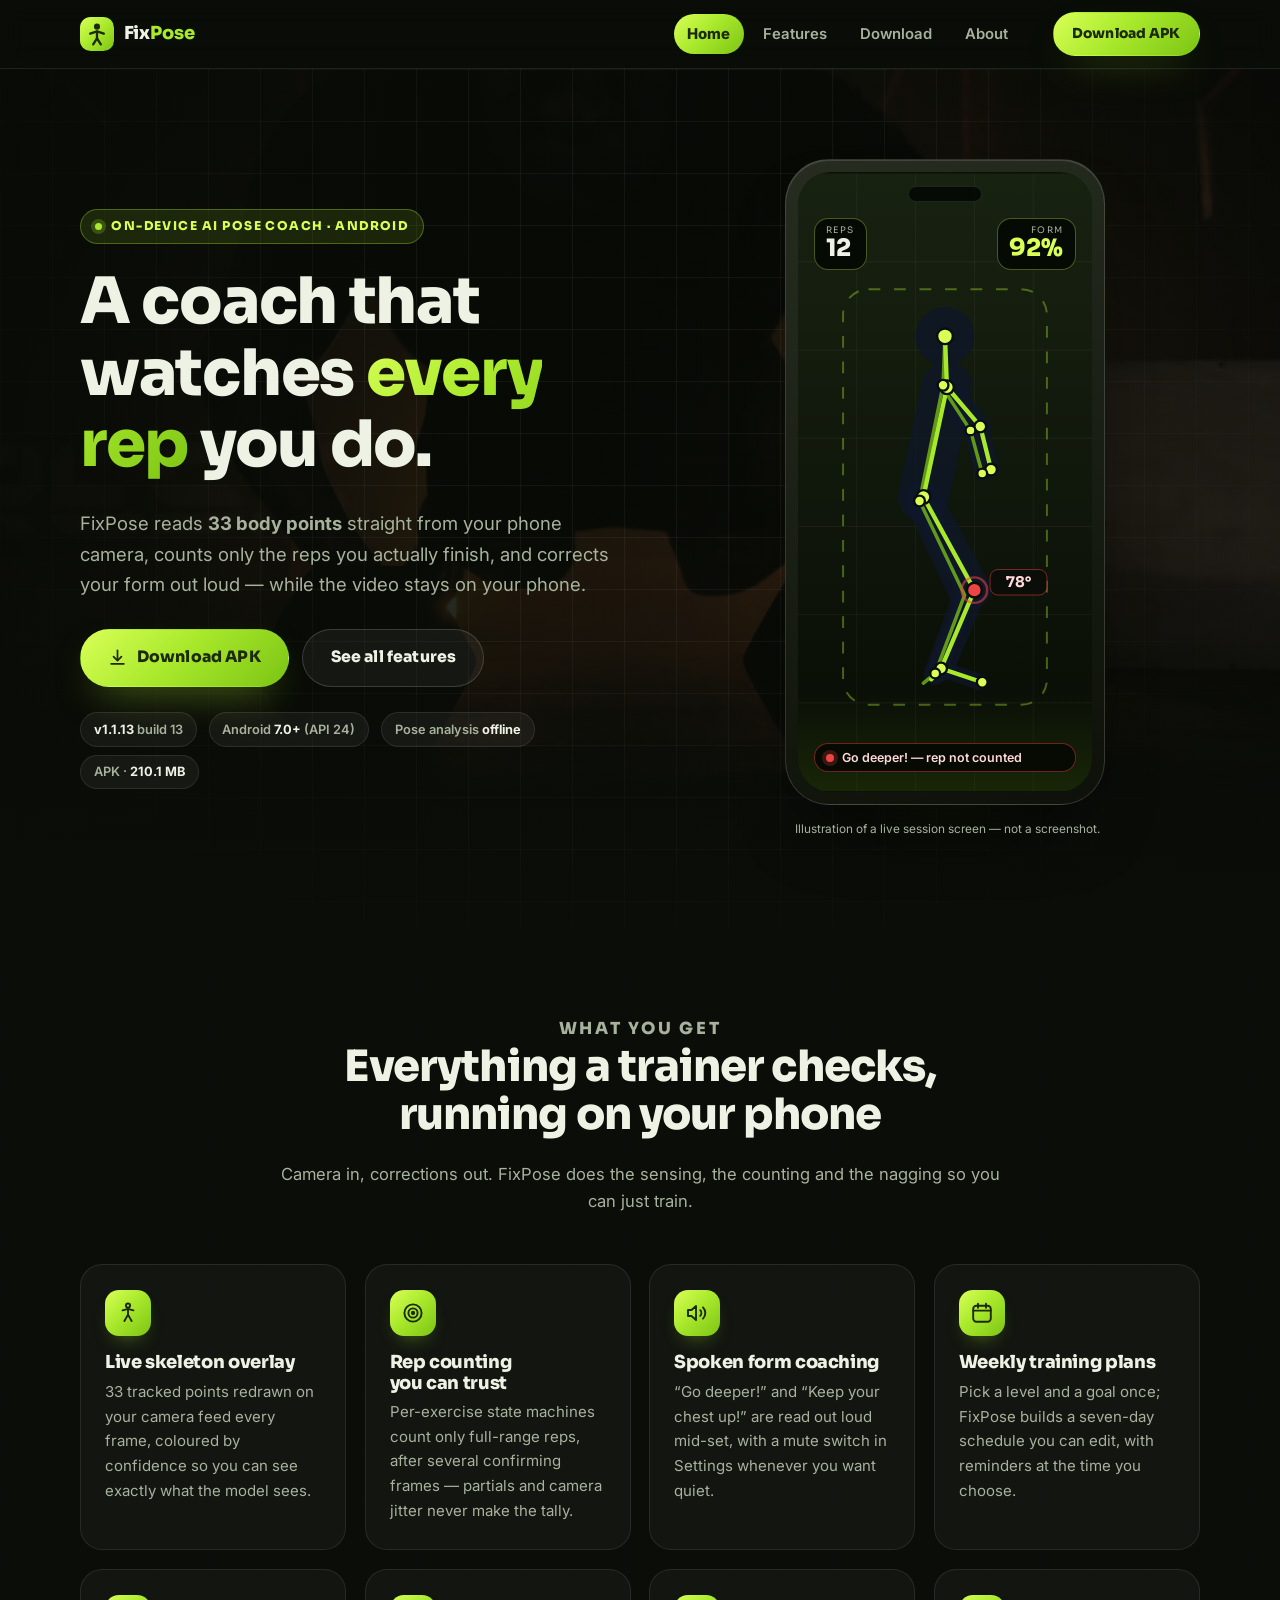
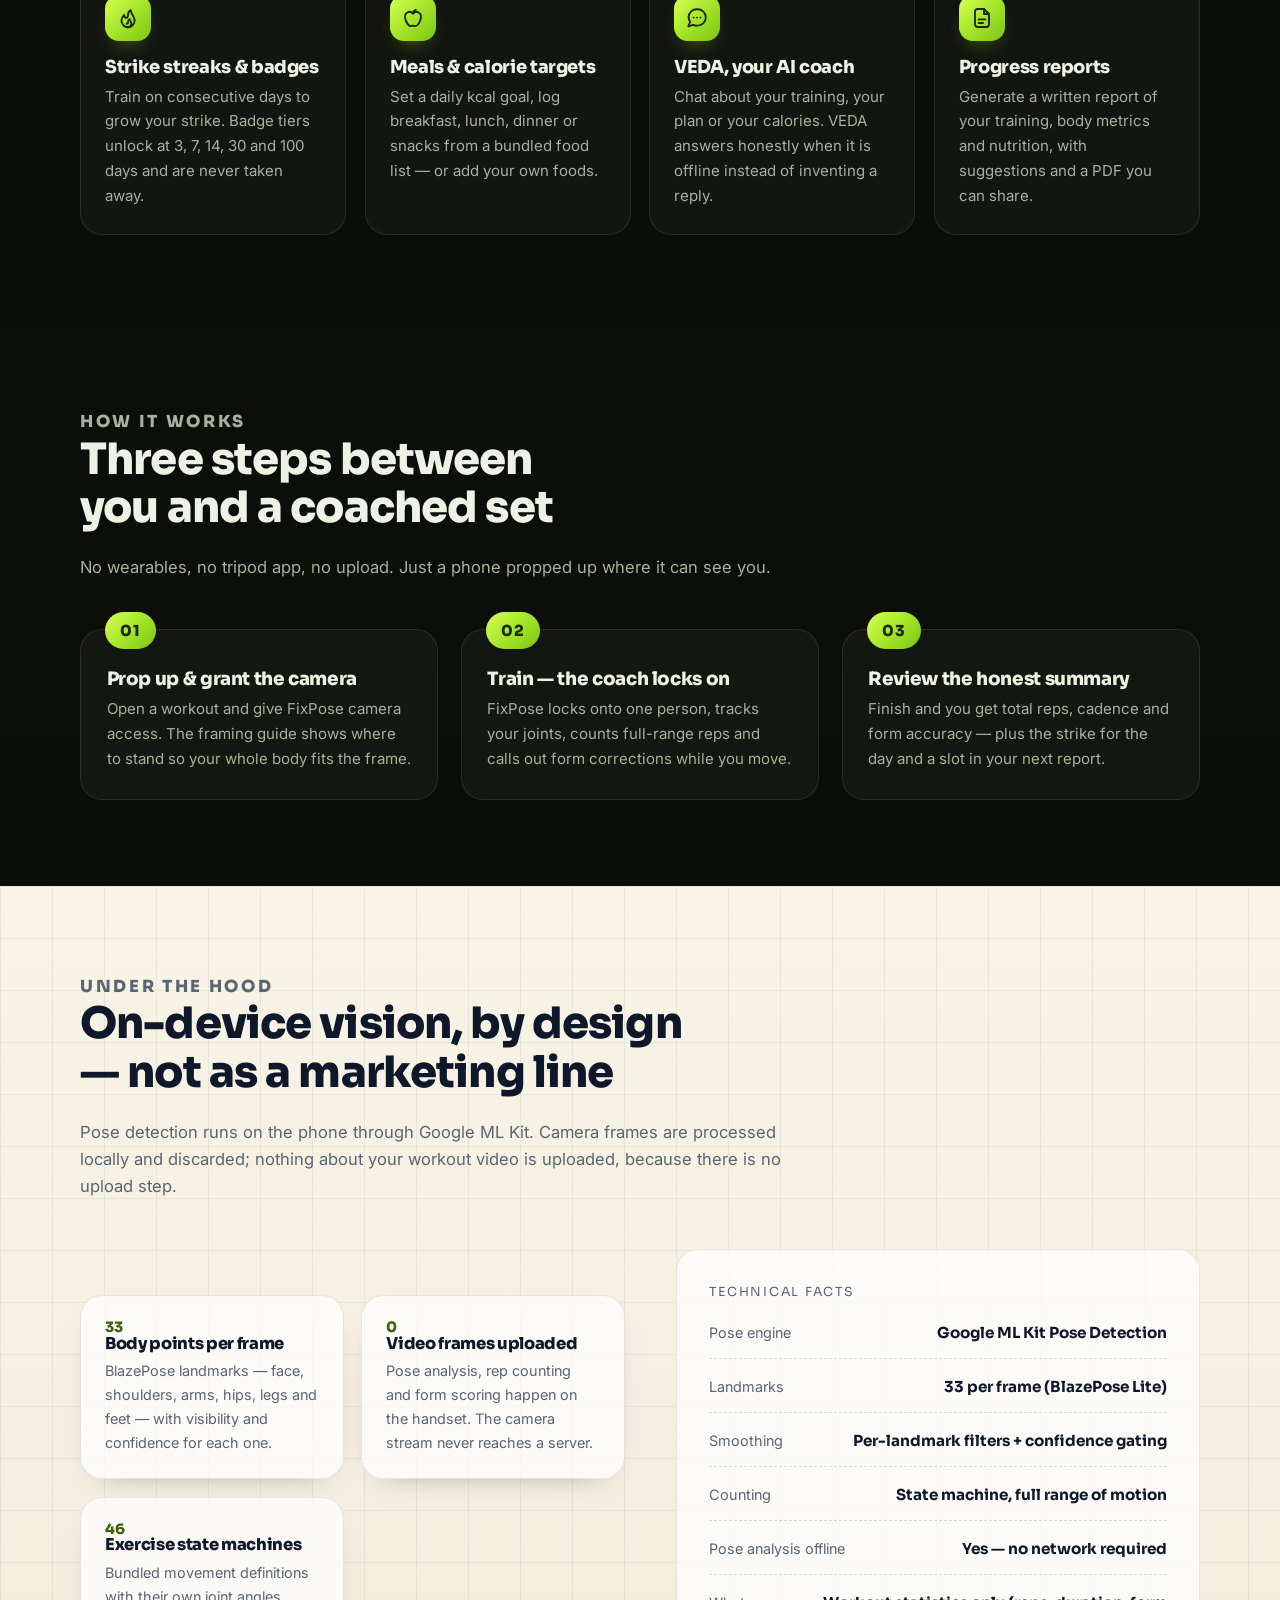
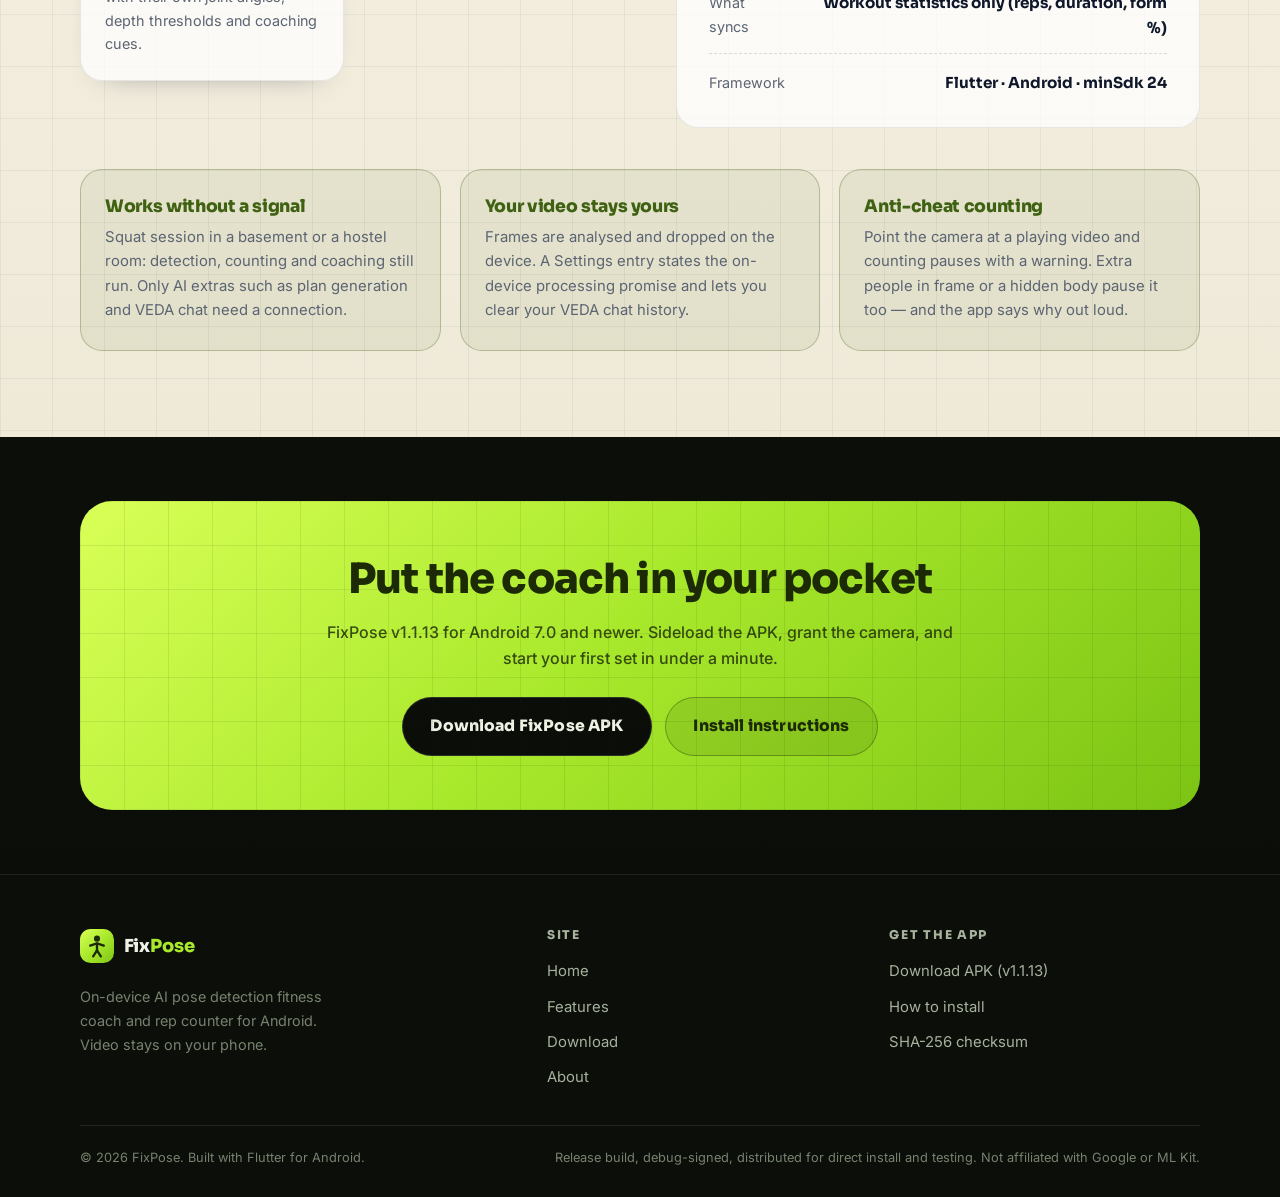
<file: index.html>
<!DOCTYPE html>
<html lang="en" class="no-js">
<head>
<meta charset="utf-8">
<meta name="viewport" content="width=device-width, initial-scale=1">
<title>FixPose — On-Device AI Fitness Coach &amp; Rep Counter for Android</title>
<meta name="description" content="FixPose is a Flutter Android fitness app that tracks 33 body points from your phone camera, counts only full-range reps, and coaches your form out loud — with pose analysis that runs entirely on your phone.">
<meta name="theme-color" content="#0A0D08">
<meta name="robots" content="index, follow">

<meta property="og:type" content="website">
<meta property="og:site_name" content="FixPose">
<meta property="og:title" content="FixPose — On-Device AI Fitness Coach &amp; Rep Counter">
<meta property="og:description" content="Live 33-point skeleton tracking, honest rep counting, spoken form coaching, training plans, meal logging and the VEDA AI coach. Android 7.0+, APK download.">
<meta property="og:image" content="assets/img/logo.svg">
<meta property="og:locale" content="en_US">
<meta name="twitter:card" content="summary">
<meta name="twitter:title" content="FixPose — On-Device AI Fitness Coach &amp; Rep Counter">
<meta name="twitter:description" content="Live 33-point skeleton tracking, honest rep counting and spoken form coaching — pose analysis that never leaves your phone.">

<link rel="icon" href="assets/img/favicon.svg" type="image/svg+xml">
<link rel="apple-touch-icon" href="assets/img/logo.svg">
<link rel="preconnect" href="https://fonts.googleapis.com">
<link rel="preconnect" href="https://fonts.gstatic.com" crossorigin>
<link rel="stylesheet" href="https://fonts.googleapis.com/css2?family=Sora:wght@600;700;800&family=Inter:wght@400;500;600;700&display=swap">
<link rel="stylesheet" href="assets/css/styles.css">
<script>document.documentElement.className = "js";</script>
</head>
<body>
<a class="skip-link" href="#main">Skip to content</a>

<header class="site-header">
  <div class="container nav">
    <a class="brand" href="index.html" aria-label="FixPose — home">
      <img class="brand__mark" src="assets/img/logo.svg" alt="" width="34" height="34">
      <span class="brand__name">Fix<span>Pose</span></span>
    </a>

    <button class="nav__toggle" type="button" aria-expanded="false" aria-controls="primary-navigation" aria-label="Open menu">
      <svg viewBox="0 0 24 24" fill="none" stroke="currentColor" stroke-width="2" stroke-linecap="round" aria-hidden="true">
        <path d="M4 7h16M4 12h16M4 17h16"/>
      </svg>
    </button>

    <ul class="nav__links" id="primary-navigation">
      <li><a data-nav href="index.html">Home</a></li>
      <li><a data-nav href="features.html">Features</a></li>
      <li><a data-nav href="download.html">Download</a></li>
      <li><a data-nav href="about.html">About</a></li>
      <li><a class="nav__cta--mobile" href="https://github.com/Renin-hack26/POSEFIX/releases/download/v1.1.13/FixPose-latest.apk" download>Download APK</a></li>
    </ul>

    <a class="btn btn--primary btn--sm nav__cta" href="https://github.com/Renin-hack26/POSEFIX/releases/download/v1.1.13/FixPose-latest.apk" download>Download APK</a>
  </div>
</header>

<main id="main">

  <!-- ============ HERO ============ -->
  <section class="hero">
    <div class="hero__media" aria-hidden="true">
      <video class="hero__video" id="hero-video"
             autoplay muted loop playsinline preload="metadata"
             poster="assets/video/hero-poster.jpg">
        <source src="assets/video/hero-workout.mp4" type="video/mp4">
      </video>
    </div>
    <div class="container hero__grid">
      <div>
        <p class="eyebrow">On-device AI pose coach · Android</p>
        <h1>A coach that watches <span class="grad">every rep</span> you do.</h1>
        <p class="hero__sub">
          FixPose reads <strong>33 body points</strong> straight from your phone camera, counts only the
          reps you actually finish, and corrects your form out loud — while the video stays on your phone.
        </p>

        <div class="hero__actions">
          <a class="btn btn--primary" href="https://github.com/Renin-hack26/POSEFIX/releases/download/v1.1.13/FixPose-latest.apk" download>
            <svg viewBox="0 0 24 24" width="19" height="19" fill="none" stroke="currentColor" stroke-width="2.2" stroke-linecap="round" stroke-linejoin="round" aria-hidden="true">
              <path d="M12 3v12"/><path d="M7 11l5 5 5-5"/><path d="M4 20h16"/>
            </svg>
            Download APK
          </a>
          <a class="btn btn--ghost" href="features.html">See all features</a>
        </div>

        <ul class="hero__meta">
          <li><b>v1.1.13</b> build 13</li>
          <li>Android <b>7.0+</b> (API 24)</li>
          <li>Pose analysis <b>offline</b></li>
          <li>APK · <b>210.1 MB</b></li>
        </ul>
      </div>

      <div class="phone-wrap">
        <figure style="margin:0">
          <div class="phone">
            <div class="phone__screen" role="img" aria-label="Stylized illustration of a FixPose workout session: a camera view with a skeleton overlay of connected joints over a squatting figure, a live rep counter, a form score and a spoken coaching cue.">
              <span class="phone__notch" aria-hidden="true"></span>

              <svg viewBox="0 0 300 630" xmlns="http://www.w3.org/2000/svg" aria-hidden="true" focusable="false">
                <defs>
                  <linearGradient id="camBg" x1="0" y1="0" x2="0" y2="1">
                    <stop offset="0" stop-color="#182211"/>
                    <stop offset="1" stop-color="#080c05"/>
                  </linearGradient>
                  <linearGradient id="floorFade" x1="0" y1="0" x2="0" y2="1">
                    <stop offset="0" stop-color="#7CC414" stop-opacity="0"/>
                    <stop offset="1" stop-color="#7CC414" stop-opacity=".28"/>
                  </linearGradient>
                </defs>

                <rect width="300" height="630" fill="url(#camBg)"/>

                <!-- subtle analysis grid -->
                <g stroke="#FFFFFF" stroke-opacity=".05" stroke-width="1">
                  <path d="M0 90h300M0 180h300M0 270h300M0 360h300M0 450h300M0 540h300"/>
                  <path d="M60 0v630M120 0v630M180 0v630M240 0v630"/>
                </g>

                <!-- floor -->
                <rect x="0" y="530" width="300" height="100" fill="url(#floorFade)" opacity=".5"/>

                <!-- framing guide -->
                <rect x="46" y="118" width="208" height="424" rx="26"
                      fill="none" stroke="#A9E92C" stroke-opacity=".38" stroke-width="2"
                      stroke-dasharray="12 14"/>

                <!-- silhouette (stylized, not a photo) -->
                <g stroke="#0F172A" stroke-opacity=".72" stroke-linecap="round" fill="none">
                  <path d="M152 218 128 330" stroke-width="52"/>
                  <path d="M128 330 180 425" stroke-width="34"/>
                  <path d="M180 425 146 505" stroke-width="26"/>
                  <path d="M152 218 186 258" stroke-width="22"/>
                  <path d="M186 258 197 302" stroke-width="17"/>
                  <path d="M146 216 176 262" stroke-width="19"/>
                  <path d="M176 262 188 306" stroke-width="15"/>
                  <path d="M124 334 170 430" stroke-width="30"/>
                  <path d="M170 430 140 510" stroke-width="23"/>
                  <path d="M146 505 186 519" stroke-width="16"/>
                  <circle cx="150" cy="166" r="30" fill="#0F172A" fill-opacity=".78" stroke="none"/>
                </g>

                <!-- skeleton: far side limbs -->
                <g stroke="#7CC414" stroke-opacity=".75" stroke-width="3.6" stroke-linecap="round" fill="none">
                  <path d="M146 216 176 262 188 306"/>
                  <path d="M150 166 148 216"/>
                  <path d="M148 216 124 334"/>
                  <path d="M124 334 170 430 140 510 128 520"/>
                </g>

                <!-- skeleton: near side limbs -->
                <g stroke="#A9E92C" stroke-width="4.4" stroke-linecap="round" stroke-linejoin="round" fill="none">
                  <path d="M150 166 152 218"/>
                  <path d="M152 218 186 258 197 302"/>
                  <path d="M152 218 128 330"/>
                  <path d="M128 330 180 425 146 505 136 516"/>
                  <path d="M146 505 188 519"/>
                </g>

                <!-- joints -->
                <g fill="#D9FF57" stroke="#0A0D08" stroke-width="2.4">
                  <circle cx="150" cy="166" r="8"/>
                  <circle cx="152" cy="218" r="7"/>
                  <circle cx="148" cy="216" r="5.5"/>
                  <circle cx="186" cy="258" r="6"/>
                  <circle cx="197" cy="302" r="6"/>
                  <circle cx="176" cy="262" r="5"/>
                  <circle cx="188" cy="306" r="5"/>
                  <circle cx="128" cy="330" r="7"/>
                  <circle cx="124" cy="334" r="5.5"/>
                  <circle cx="146" cy="505" r="6"/>
                  <circle cx="140" cy="510" r="5"/>
                  <circle cx="188" cy="519" r="5.5"/>
                </g>

                <!-- knee flagged by the form rules -->
                <circle cx="180" cy="425" r="13" fill="none" stroke="#EF4444" stroke-opacity=".55" stroke-width="2.5"/>
                <circle cx="180" cy="425" r="7.5" fill="#EF4444" stroke="#0A0D08" stroke-width="2.4"/>

                <!-- angle readout -->
                <g font-family="Sora, Segoe UI, sans-serif" font-size="15" font-weight="700">
                  <rect x="196" y="404" width="58" height="26" rx="8" fill="#0A0D08" fill-opacity=".82" stroke="#EF4444" stroke-opacity=".5"/>
                  <text x="225" y="422" fill="#FFD9D9" text-anchor="middle">78°</text>
                </g>
              </svg>

              <span class="hud hud--reps" aria-hidden="true">
                <span class="hud__label">Reps</span>
                <span class="hud__value">12</span>
              </span>
              <span class="hud hud--form" aria-hidden="true">
                <span class="hud__label">Form</span>
                <span class="hud__value">92%</span>
              </span>
              <span class="hud hud--cue" aria-hidden="true">
                <span class="dot"></span>
                Go deeper! — rep not counted
              </span>
            </div>
          </div>
          <figcaption class="phone__caption">Illustration of a live session screen — not a screenshot.</figcaption>
        </figure>
      </div>
    </div>
  </section>

  <!-- ============ FEATURE HIGHLIGHTS ============ -->
  <section class="section section--grid" aria-labelledby="highlights-title">
    <div class="container">
      <div class="section-head section-head--center">
        <p class="kicker">What you get</p>
        <h2 id="highlights-title">Everything a trainer checks, running on your phone</h2>
        <p>Camera in, corrections out. FixPose does the sensing, the counting and the nagging so you can just train.</p>
      </div>

      <div class="cards">
        <article class="card reveal">
          <span class="card__icon" aria-hidden="true">
            <svg viewBox="0 0 24 24" fill="none" stroke="currentColor" stroke-width="1.9" stroke-linecap="round" stroke-linejoin="round"><circle cx="12" cy="4.6" r="2.1"/><path d="M12 7.2v6.4M12 13.6 8.4 20M12 13.6 15.6 20M6.6 9.4 12 7.8l5.4 1.6"/></svg>
          </span>
          <h3>Live skeleton overlay</h3>
          <p>33 tracked points redrawn on your camera feed every frame, coloured by confidence so you can see exactly what the model sees.</p>
        </article>

        <article class="card reveal">
          <span class="card__icon" aria-hidden="true">
            <svg viewBox="0 0 24 24" fill="none" stroke="currentColor" stroke-width="1.9" stroke-linecap="round" stroke-linejoin="round"><circle cx="12" cy="12" r="8.6"/><circle cx="12" cy="12" r="4.6"/><circle cx="12" cy="12" r="1.2" fill="currentColor"/></svg>
          </span>
          <h3>Rep counting you can trust</h3>
          <p>Per-exercise state machines count only full-range reps, after several confirming frames — partials and camera jitter never make the tally.</p>
        </article>

        <article class="card reveal">
          <span class="card__icon" aria-hidden="true">
            <svg viewBox="0 0 24 24" fill="none" stroke="currentColor" stroke-width="1.9" stroke-linecap="round" stroke-linejoin="round"><path d="M11 5 6.5 9H3v6h3.5L11 19z"/><path d="M15.2 9.2a4 4 0 0 1 0 5.6"/><path d="M18 6.4a8 8 0 0 1 0 11.2"/></svg>
          </span>
          <h3>Spoken form coaching</h3>
          <p>“Go deeper!” and “Keep your chest up!” are read out loud mid-set, with a mute switch in Settings whenever you want quiet.</p>
        </article>

        <article class="card reveal">
          <span class="card__icon" aria-hidden="true">
            <svg viewBox="0 0 24 24" fill="none" stroke="currentColor" stroke-width="1.9" stroke-linecap="round" stroke-linejoin="round"><rect x="3.2" y="4.8" width="17.6" height="16" rx="3.2"/><path d="M3.2 9.6h17.6M8 2.8v4M16 2.8v4"/></svg>
          </span>
          <h3>Weekly training plans</h3>
          <p>Pick a level and a goal once; FixPose builds a seven-day schedule you can edit, with reminders at the time you choose.</p>
        </article>

        <article class="card reveal">
          <span class="card__icon" aria-hidden="true">
            <svg viewBox="0 0 24 24" fill="none" stroke="currentColor" stroke-width="1.9" stroke-linecap="round" stroke-linejoin="round"><path d="M12 21.2a6.6 6.6 0 0 0 6.6-6.6c0-4.7-3.8-5.8-3.8-10.4 0 0-2.8 1.4-2.8 4.7 0 1.9-.9 2.8-1.9 2.8s-1.9-.9-1.9-2.8c-.9.9-2.8 2.8-2.8 5.7a6.6 6.6 0 0 0 6.6 6.6z"/><path d="M12 21.2a3.4 3.4 0 0 0 3.4-3.4c0-2-1.7-2.6-1.7-4.6 0 0-1.7.9-1.7 2.9 0 1.1-.6 1.7-1.3 1.7"/></svg>
          </span>
          <h3>Strike streaks &amp; badges</h3>
          <p>Train on consecutive days to grow your strike. Badge tiers unlock at 3, 7, 14, 30 and 100 days and are never taken away.</p>
        </article>

        <article class="card reveal">
          <span class="card__icon" aria-hidden="true">
            <svg viewBox="0 0 24 24" fill="none" stroke="currentColor" stroke-width="1.9" stroke-linecap="round" stroke-linejoin="round"><path d="M12 7.6c-1.4-1.9-3.7-2.4-5.6-1.1C3.8 7.9 3.4 11.3 5 15c1.2 2.8 3.2 5.1 4.9 5.1.9 0 1.3-.5 2.1-.5s1.2.5 2.1.5c1.7 0 3.7-2.3 4.9-5.1 1.6-3.7 1.2-7.1-1.4-8.5-1.9-1.3-4.2-.8-5.6 1.1z"/><path d="M12 7.6c0-1.9 1-3.3 2.8-3.8"/></svg>
          </span>
          <h3>Meals &amp; calorie targets</h3>
          <p>Set a daily kcal goal, log breakfast, lunch, dinner or snacks from a bundled food list — or add your own foods.</p>
        </article>

        <article class="card reveal">
          <span class="card__icon" aria-hidden="true">
            <svg viewBox="0 0 24 24" fill="none" stroke="currentColor" stroke-width="1.9" stroke-linecap="round" stroke-linejoin="round"><path d="M20.8 11.4a8.2 8.2 0 0 1-8.8 8.2 8.7 8.7 0 0 1-3.7-.8L3.4 20.4l1.7-4.6a8.1 8.1 0 0 1-1.5-4.7A8.2 8.2 0 0 1 12 3.2a8.2 8.2 0 0 1 8.8 8.2z"/><path d="M8.6 11.6h.01M12 11.6h.01M15.4 11.6h.01"/></svg>
          </span>
          <h3>VEDA, your AI coach</h3>
          <p>Chat about your training, your plan or your calories. VEDA answers honestly when it is offline instead of inventing a reply.</p>
        </article>

        <article class="card reveal">
          <span class="card__icon" aria-hidden="true">
            <svg viewBox="0 0 24 24" fill="none" stroke="currentColor" stroke-width="1.9" stroke-linecap="round" stroke-linejoin="round"><path d="M14 3H7.5A2.5 2.5 0 0 0 5 5.5v13A2.5 2.5 0 0 0 7.5 21h9a2.5 2.5 0 0 0 2.5-2.5V8z"/><path d="M14 3v5h5M8.6 13.4h6.8M8.6 17h4.4"/></svg>
          </span>
          <h3>Progress reports</h3>
          <p>Generate a written report of your training, body metrics and nutrition, with suggestions and a PDF you can share.</p>
        </article>
      </div>
    </div>
  </section>

  <!-- ============ HOW IT WORKS ============ -->
  <section class="section section--dark" aria-labelledby="how-title">
    <div class="container">
      <div class="section-head">
        <p class="kicker">How it works</p>
        <h2 id="how-title">Three steps between you and a coached set</h2>
        <p>No wearables, no tripod app, no upload. Just a phone propped up where it can see you.</p>
      </div>

      <div class="steps">
        <article class="step reveal">
          <h3>Prop up &amp; grant the camera</h3>
          <p>Open a workout and give FixPose camera access. The framing guide shows where to stand so your whole body fits the frame.</p>
        </article>
        <article class="step reveal">
          <h3>Train — the coach locks on</h3>
          <p>FixPose locks onto one person, tracks your joints, counts full-range reps and calls out form corrections while you move.</p>
        </article>
        <article class="step reveal">
          <h3>Review the honest summary</h3>
          <p>Finish and you get total reps, cadence and form accuracy — plus the strike for the day and a slot in your next report.</p>
        </article>
      </div>
    </div>
  </section>

  <!-- ============ TECH CREDIBILITY ============ -->
  <section class="section section--light section--grid" aria-labelledby="tech-title">
    <div class="container">
      <div class="section-head">
        <p class="kicker">Under the hood</p>
        <h2 id="tech-title">On-device vision, by design — not as a marketing line</h2>
        <p>Pose detection runs on the phone through Google ML Kit. Camera frames are processed locally and discarded; nothing about your workout video is uploaded, because there is no upload step.</p>
      </div>

      <div class="split">
        <div class="spec-grid">
          <div class="spec reveal">
            <p class="spec__num">33</p>
            <h3>Body points per frame</h3>
            <p>BlazePose landmarks — face, shoulders, arms, hips, legs and feet — with visibility and confidence for each one.</p>
          </div>
          <div class="spec reveal">
            <p class="spec__num">0</p>
            <h3>Video frames uploaded</h3>
            <p>Pose analysis, rep counting and form scoring happen on the handset. The camera stream never reaches a server.</p>
          </div>
          <div class="spec reveal">
            <p class="spec__num">46</p>
            <h3>Exercise state machines</h3>
            <p>Bundled movement definitions with their own joint angles, depth thresholds and coaching cues.</p>
          </div>
        </div>

        <div class="panel reveal">
          <p class="panel__title">Technical facts</p>
          <dl class="spec-list">
            <div><dt>Pose engine</dt><dd>Google ML Kit Pose Detection</dd></div>
            <div><dt>Landmarks</dt><dd>33 per frame (BlazePose Lite)</dd></div>
            <div><dt>Smoothing</dt><dd>Per-landmark filters + confidence gating</dd></div>
            <div><dt>Counting</dt><dd>State machine, full range of motion</dd></div>
            <div><dt>Pose analysis offline</dt><dd>Yes — no network required</dd></div>
            <div><dt>What syncs</dt><dd>Workout statistics only (reps, duration, form %)</dd></div>
            <div><dt>Framework</dt><dd>Flutter · Android · minSdk 24</dd></div>
          </dl>
        </div>
      </div>

      <div class="trust" style="margin-top: clamp(1.6rem, 4vw, 2.6rem)">
        <div class="trust__item reveal" style="background:rgba(63,98,18,.07);border-color:rgba(63,98,18,.3)">
          <h3 style="color:var(--accent-deep)">Works without a signal</h3>
          <p style="color:var(--light-ink-2)">Squat session in a basement or a hostel room: detection, counting and coaching still run. Only AI extras such as plan generation and VEDA chat need a connection.</p>
        </div>
        <div class="trust__item reveal" style="background:rgba(63,98,18,.07);border-color:rgba(63,98,18,.3)">
          <h3 style="color:var(--accent-deep)">Your video stays yours</h3>
          <p style="color:var(--light-ink-2)">Frames are analysed and dropped on the device. A Settings entry states the on-device processing promise and lets you clear your VEDA chat history.</p>
        </div>
        <div class="trust__item reveal" style="background:rgba(63,98,18,.07);border-color:rgba(63,98,18,.3)">
          <h3 style="color:var(--accent-deep)">Anti-cheat counting</h3>
          <p style="color:var(--light-ink-2)">Point the camera at a playing video and counting pauses with a warning. Extra people in frame or a hidden body pause it too — and the app says why out loud.</p>
        </div>
      </div>
    </div>
  </section>

  <!-- ============ FINAL CTA ============ -->
  <section class="section section--tight section--dark" aria-labelledby="cta-title">
    <div class="container">
      <div class="cta-band reveal">
        <h2 id="cta-title">Put the coach in your pocket</h2>
        <p>FixPose v1.1.13 for Android 7.0 and newer. Sideload the APK, grant the camera, and start your first set in under a minute.</p>
        <a class="btn btn--dark" href="https://github.com/Renin-hack26/POSEFIX/releases/download/v1.1.13/FixPose-latest.apk" download>Download FixPose APK</a>
        <a class="btn btn--ghost" href="download.html" style="background:rgba(28,42,6,.1);border-color:rgba(28,42,6,.35);color:var(--accent-ink)">Install instructions</a>
      </div>
    </div>
  </section>

</main>

<footer class="site-footer">
  <div class="container">
    <div class="footer__grid">
      <div class="footer__about">
        <a class="brand" href="index.html">
          <img class="brand__mark" src="assets/img/logo.svg" alt="" width="34" height="34">
          <span class="brand__name">Fix<span>Pose</span></span>
        </a>
        <p>On-device AI pose detection fitness coach and rep counter for Android. Video stays on your phone.</p>
      </div>

      <nav class="footer__col" aria-label="Footer">
        <h4>Site</h4>
        <ul>
          <li><a data-nav href="index.html">Home</a></li>
          <li><a data-nav href="features.html">Features</a></li>
          <li><a data-nav href="download.html">Download</a></li>
          <li><a data-nav href="about.html">About</a></li>
        </ul>
      </nav>

      <div class="footer__col">
        <h4>Get the app</h4>
        <ul>
          <li><a href="https://github.com/Renin-hack26/POSEFIX/releases/download/v1.1.13/FixPose-latest.apk" download>Download APK (v1.1.13)</a></li>
          <li><a href="download.html#sideload">How to install</a></li>
          <li><a href="download.html#checksum">SHA-256 checksum</a></li>
        </ul>
      </div>
    </div>

    <div class="footer__bottom">
      <p>&copy; <span data-year>2026</span> FixPose. Built with Flutter for Android.</p>
      <p>Release build, debug-signed, distributed for direct install and testing. Not affiliated with Google or ML Kit.</p>
    </div>
  </div>
</footer>

<script src="assets/js/main.js" defer></script>
</body>
</html>
</file>
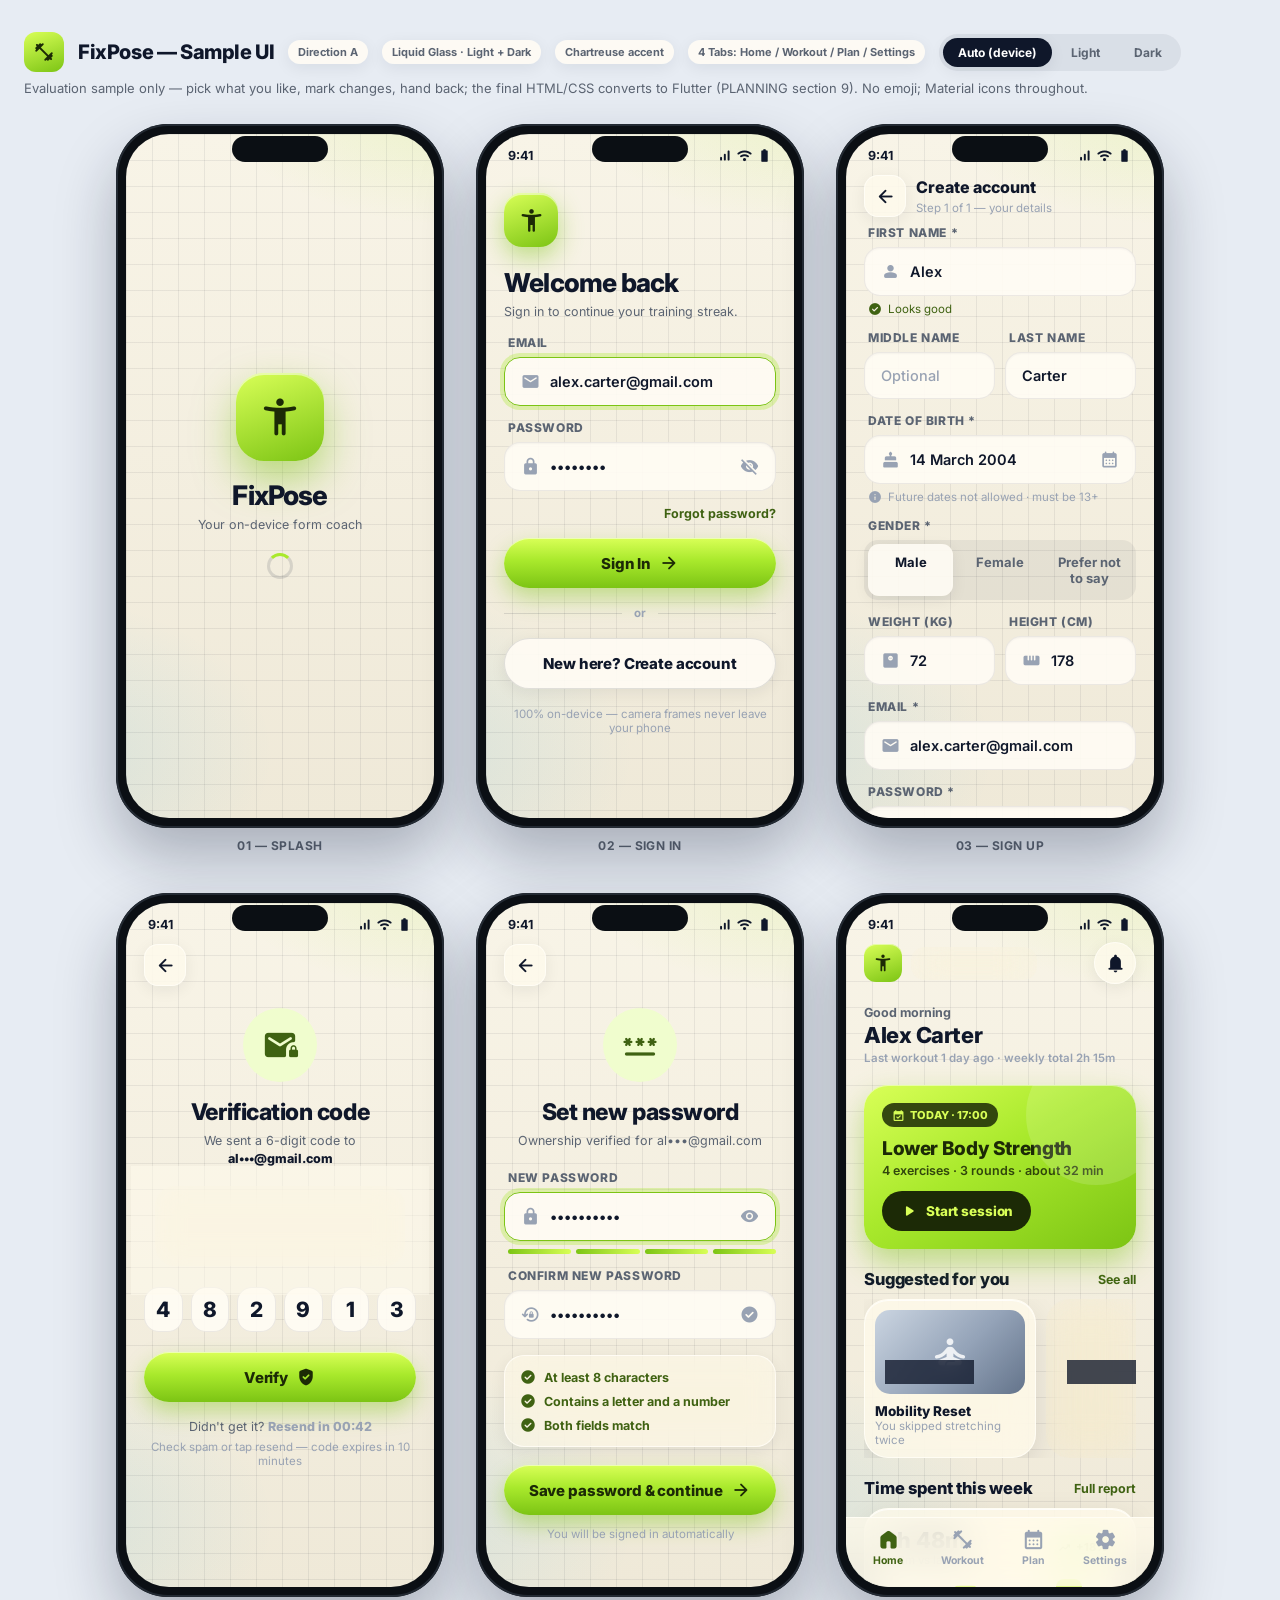
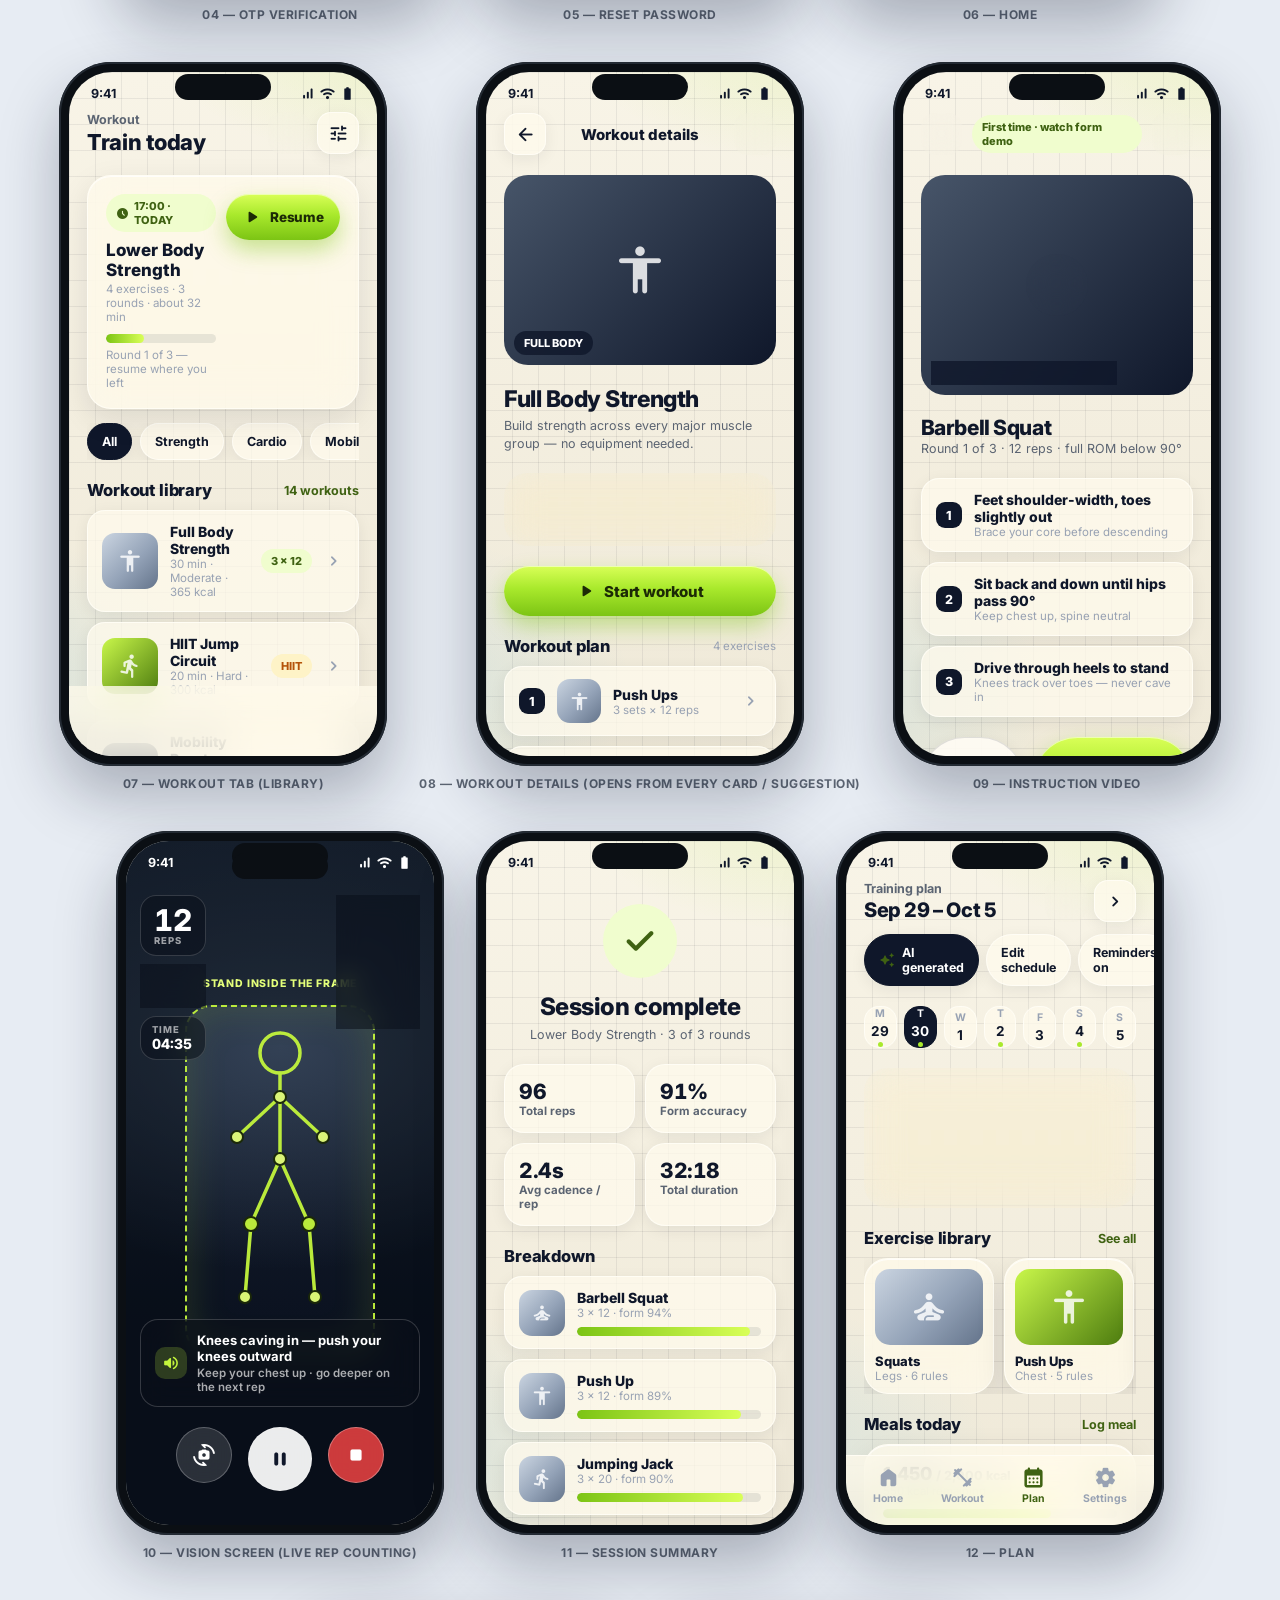
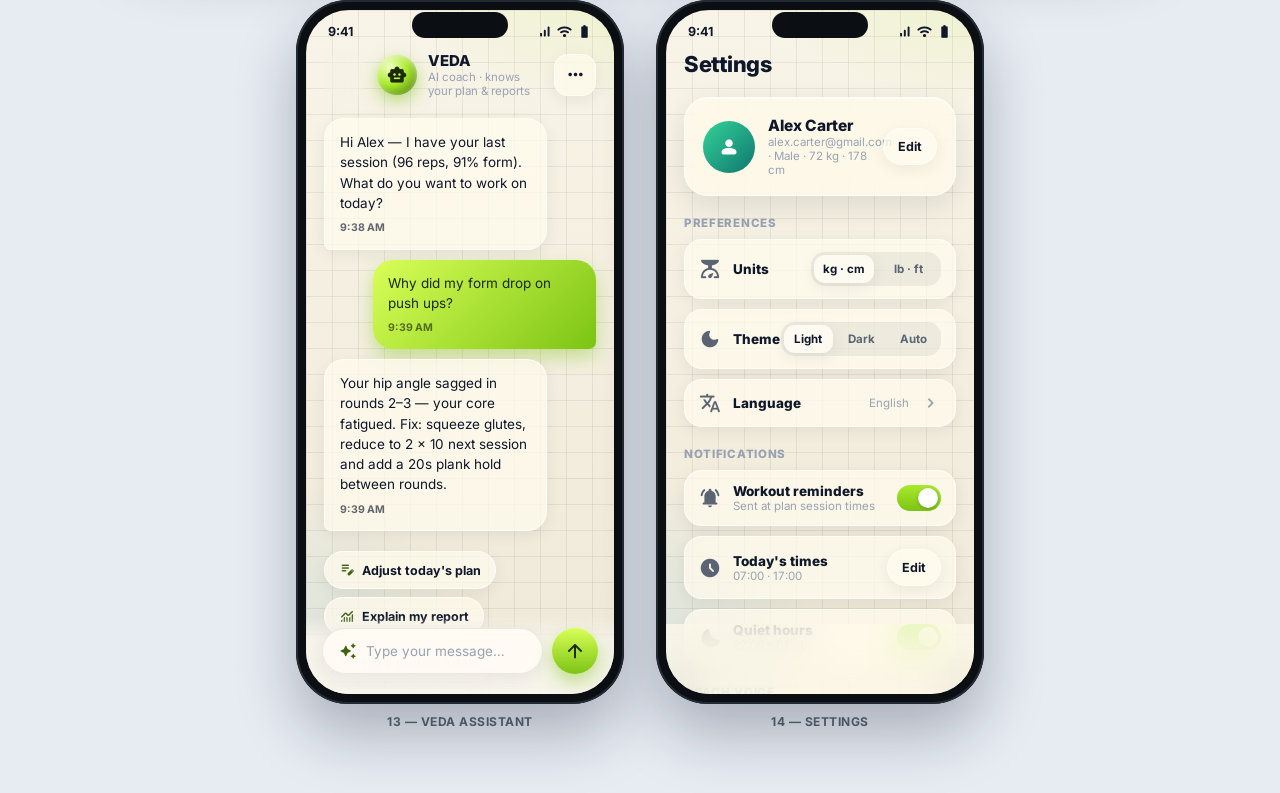
<file: sample/index.html>
<!DOCTYPE html>
<html lang="en">
<head>
<meta charset="UTF-8" />
<meta name="viewport" content="width=device-width, initial-scale=1.0" />
<title>FixPose — Sample UI (Liquid Glass · Light + Dark)</title>
<link rel="preconnect" href="https://fonts.googleapis.com" />
<link rel="preconnect" href="https://fonts.gstatic.com" crossorigin />
<link href="https://fonts.googleapis.com/css2?family=Inter:wght@400;600;700;800&family=Material+Symbols+Rounded:opsz,wght,FILL,GRAD@24,400,1,0&display=swap" rel="stylesheet" />
<link rel="stylesheet" href="styles.css" />
</head>
<body>

<header class="page-head">
  <div class="logo-dot"><span class="msym">fitness_center</span></div>
  <h1>FixPose — Sample UI</h1>
  <span class="tag">Direction A</span>
  <span class="tag">Liquid Glass · Light + Dark</span>
  <span class="tag">Chartreuse accent</span>
  <span class="tag">4 Tabs: Home / Workout / Plan / Settings</span>
  <div class="theme-toggle" role="group" aria-label="Theme mode">
    <button type="button" data-set-theme="auto">Auto (device)</button>
    <button type="button" data-set-theme="light">Light</button>
    <button type="button" data-set-theme="dark">Dark</button>
  </div>
  <span class="sub">Evaluation sample only — pick what you like, mark changes, hand back; the final HTML/CSS converts to Flutter (PLANNING section 9). No emoji; Material icons throughout.</span>
</header>

<main class="gallery">

  <!-- ============ 01 SPLASH ============ -->
  <figure class="phone-wrap">
    <div class="phone"><div class="island"></div>
      <div class="screen" style="display:flex;flex-direction:column;align-items:center;justify-content:center;gap:18px;">
        <div style="width:88px;height:88px;border-radius:28px;background:linear-gradient(160deg,var(--acc-bright),var(--acc-mid));display:grid;place-items:center;box-shadow:0 18px 40px rgba(124,196,20,.5),inset 0 2px 0 rgba(255,255,255,.5);">
          <span class="msym" style="font-size:44px;color:var(--acc-ink);">accessibility_new</span>
        </div>
        <div style="text-align:center;">
          <div style="font-size:27px;font-weight:800;letter-spacing:-0.03em;">FixPose</div>
          <div class="muted" style="margin-top:4px;">Your on-device form coach</div>
        </div>
        <div style="width:26px;height:26px;border-radius:50%;border:3px solid rgba(15,23,42,.12);border-top-color:#a9e92c;animation:spin .9s linear infinite;"></div>
        <style>@keyframes spin{to{transform:rotate(360deg)}}</style>
      </div>
    </div>
    <figcaption>01 — Splash</figcaption>
  </figure>

  <!-- ============ 02 SIGN IN ============ -->
  <figure class="phone-wrap">
    <div class="phone"><div class="island"></div>
      <div class="screen">
        <div class="statusbar"><span>9:41</span><span class="sb-icons"><span class="msym">signal_cellular_alt</span><span class="msym">wifi</span><span class="msym">battery_full</span></span></div>
        <div class="px" style="padding-top:26px;">
          <div style="width:54px;height:54px;border-radius:18px;background:linear-gradient(160deg,var(--acc-bright),var(--acc-mid));display:grid;place-items:center;box-shadow:0 10px 24px rgba(124,196,20,.45),inset 0 2px 0 rgba(255,255,255,.5);">
            <span class="msym" style="font-size:27px;color:var(--acc-ink);">accessibility_new</span>
          </div>
          <h1 style="font-size:26px;font-weight:800;letter-spacing:-0.03em;margin-top:20px;">Welcome back</h1>
          <p class="muted" style="margin-top:5px;">Sign in to continue your training streak.</p>

          <div class="field">
            <label>Email</label>
            <div class="input focus"><span class="msym">mail</span><span class="grow">alex.carter@gmail.com</span></div>
          </div>
          <div class="field">
            <label>Password</label>
            <div class="input"><span class="msym">lock</span><span class="grow">••••••••</span><span class="msym">visibility_off</span></div>
          </div>

          <div style="text-align:right;margin-top:11px;">
            <span class="link">Forgot password?</span>
          </div>

          <button class="btn block" style="margin-top:16px;">Sign In <span class="msym">arrow_forward</span></button>

          <div class="divider">or</div>

          <button class="btn outline block">New here? Create account</button>

          <p class="small" style="text-align:center;margin-top:18px;">100% on-device — camera frames never leave your phone</p>
        </div>
        <div style="height:40px;"></div>
      </div>
    </div>
    <figcaption>02 — Sign In</figcaption>
  </figure>

  <!-- ============ 03 SIGN UP ============ -->
  <figure class="phone-wrap">
    <div class="phone"><div class="island"></div>
      <div class="screen">
        <div class="statusbar"><span>9:41</span><span class="sb-icons"><span class="msym">signal_cellular_alt</span><span class="msym">wifi</span><span class="msym">battery_full</span></span></div>
        <div class="row px" style="padding-top:8px;">
          <div class="icon-btn"><span class="msym">arrow_back</span></div>
          <div class="col grow"><span class="strong" style="font-size:16px;">Create account</span><span class="small">Step 1 of 1 — your details</span></div>
        </div>

        <div class="px" style="margin-top:6px;">
          <div class="field" style="margin-top:8px;">
            <label>First name *</label>
            <div class="input"><span class="msym">person</span><span class="grow">Alex</span></div>
            <div class="hint ok"><span class="msym">check_circle</span>Looks good</div>
          </div>
          <div style="display:flex;gap:10px;">
            <div class="field grow"><label>Middle name</label><div class="input"><span class="ph">Optional</span></div></div>
            <div class="field grow"><label>Last name</label><div class="input"><span class="grow">Carter</span></div></div>
          </div>

          <div class="field">
            <label>Date of birth *</label>
            <div class="input"><span class="msym">cake</span><span class="grow">14 March 2004</span><span class="msym">calendar_month</span></div>
            <div class="hint"><span class="msym">info</span>Future dates not allowed · must be 13+</div>
          </div>

          <div class="field">
            <label>Gender *</label>
            <div class="seg"><span class="on">Male</span><span>Female</span><span>Prefer not to say</span></div>
          </div>

          <div style="display:flex;gap:10px;">
            <div class="field grow"><label>Weight (kg)</label><div class="input"><span class="msym">monitor_weight</span><span class="grow">72</span></div></div>
            <div class="field grow"><label>Height (cm)</label><div class="input"><span class="msym">straighten</span><span class="grow">178</span></div></div>
          </div>

          <div class="field">
            <label>Email *</label>
            <div class="input"><span class="msym">mail</span><span class="grow">alex.carter@gmail.com</span></div>
          </div>

          <div class="field">
            <label>Password *</label>
            <div class="input"><span class="msym">lock</span><span class="grow">••••••••••</span><span class="msym">visibility</span></div>
            <div class="strength"><i class="on"></i><i class="on"></i><i class="on"></i><i class="on"></i></div>
            <div class="hint ok"><span class="msym">check_circle</span>8+ characters, letter and number</div>
          </div>

          <div class="field">
            <label>Confirm password *</label>
            <div class="input"><span class="msym">lock_reset</span><span class="grow">••••••••••</span><span class="msym">check_circle</span></div>
            <div class="hint ok"><span class="msym">check_circle</span>Passwords match</div>
          </div>

          <button class="btn block" style="margin-top:18px;">Create account <span class="msym">arrow_forward</span></button>
          <p class="small" style="text-align:center;margin-top:12px;">Already registered? <span class="link">Sign in</span></p>
        </div>
        <div style="height:28px;"></div>
      </div>
    </div>
    <figcaption>03 — Sign Up</figcaption>
  </figure>

  <!-- ============ 04 OTP ============ -->
  <figure class="phone-wrap">
    <div class="phone"><div class="island"></div>
      <div class="screen">
        <div class="statusbar"><span>9:41</span><span class="sb-icons"><span class="msym">signal_cellular_alt</span><span class="msym">wifi</span><span class="msym">battery_full</span></span></div>
        <div class="row px" style="padding-top:8px;">
          <div class="icon-btn"><span class="msym">arrow_back</span></div>
        </div>
        <div class="px" style="text-align:center;padding-top:22px;">
          <div style="width:74px;height:74px;border-radius:999px;background:var(--acc-soft);display:grid;place-items:center;margin:0 auto;color:var(--acc-deep);">
            <span class="msym" style="font-size:36px;">mail_lock</span>
          </div>
          <h1 style="font-size:23px;font-weight:800;margin-top:16px;letter-spacing:-0.02em;">Verification code</h1>
          <p class="muted" style="margin-top:6px;">We sent a 6-digit code to<br /><span class="strong" style="color:var(--ink);">al•••@gmail.com</span></p>

          <div style="margin-top:18px;max-width:250px;margin-left:auto;margin-right:auto;">
            <div class="glass-weak" style="display:flex;gap:9px;align-items:center;padding:12px 14px;text-align:left;">
              <span class="msym" style="color:var(--acc-deep);font-size:20px;">mark_email_read</span>
              <span class="muted">The code was sent to your email. Check spam if it's missing.</span>
            </div>
          </div>

          <div class="otp-boxes" style="margin-top:20px;">
            <div class="otp on">4</div><div class="otp on">8</div><div class="otp on">2</div>
            <div class="otp on">9</div><div class="otp on">1</div><div class="otp">3</div>
          </div>

          <button class="btn block" style="margin-top:20px;">Verify <span class="msym">verified_user</span></button>

          <p class="muted" style="margin-top:16px;">Didn't get it? <span class="strong" style="color:var(--ink3);">Resend in 00:42</span></p>
          <p class="small" style="margin-top:4px;">Check spam or tap resend — code expires in 10 minutes</p>
        </div>
      </div>
    </div>
    <figcaption>04 — OTP verification</figcaption>
  </figure>

  <!-- ============ 05 RESET PASSWORD ============ -->
  <figure class="phone-wrap">
    <div class="phone"><div class="island"></div>
      <div class="screen">
        <div class="statusbar"><span>9:41</span><span class="sb-icons"><span class="msym">signal_cellular_alt</span><span class="msym">wifi</span><span class="msym">battery_full</span></span></div>
        <div class="row px" style="padding-top:8px;">
          <div class="icon-btn"><span class="msym">arrow_back</span></div>
        </div>
        <div class="px" style="padding-top:22px;">
          <div style="width:74px;height:74px;border-radius:999px;background:var(--acc-soft);display:grid;place-items:center;margin:0 auto;color:var(--acc-deep);">
            <span class="msym" style="font-size:36px;">password</span>
          </div>
          <h1 style="font-size:23px;font-weight:800;margin-top:16px;text-align:center;letter-spacing:-0.02em;">Set new password</h1>
          <p class="muted" style="margin-top:6px;text-align:center;">Ownership verified for al•••@gmail.com</p>

          <div class="field" style="margin-top:20px;">
            <label>New password</label>
            <div class="input focus"><span class="msym">lock</span><span class="grow">••••••••••</span><span class="msym">visibility</span></div>
            <div class="strength"><i class="on"></i><i class="on"></i><i class="on"></i><i class="on"></i></div>
          </div>
          <div class="field">
            <label>Confirm new password</label>
            <div class="input"><span class="msym">lock_reset</span><span class="grow">••••••••••</span><span class="msym">check_circle</span></div>
          </div>

          <div class="glass-weak" style="margin-top:16px;padding:13px 15px;">
            <div class="row" style="gap:8px;font-size:12.5px;font-weight:700;color:var(--acc-deep);"><span class="msym" style="font-size:16px;">check_circle</span>At least 8 characters</div>
            <div class="row" style="gap:8px;font-size:12.5px;font-weight:700;color:var(--acc-deep);margin-top:8px;"><span class="msym" style="font-size:16px;">check_circle</span>Contains a letter and a number</div>
            <div class="row" style="gap:8px;font-size:12.5px;font-weight:700;color:var(--acc-deep);margin-top:8px;"><span class="msym" style="font-size:16px;">check_circle</span>Both fields match</div>
          </div>

          <button class="btn block" style="margin-top:18px;">Save password &amp; continue <span class="msym">arrow_forward</span></button>
          <p class="small" style="text-align:center;margin-top:12px;">You will be signed in automatically</p>
        </div>
        <div style="height:30px;"></div>
      </div>
    </div>
    <figcaption>05 — Reset password</figcaption>
  </figure>

  <!-- ============ 06 HOME ============ -->
  <figure class="phone-wrap">
    <div class="phone"><div class="island"></div>
      <div class="screen">
        <div class="statusbar"><span>9:41</span><span class="sb-icons"><span class="msym">signal_cellular_alt</span><span class="msym">wifi</span><span class="msym">battery_full</span></span></div>

        <!-- header: logo + strike badge + bell -->
        <div class="row between px" style="padding-top:6px;">
          <div class="row" style="gap:9px;">
            <div style="width:38px;height:38px;border-radius:12px;background:linear-gradient(160deg,var(--acc-bright),var(--acc-mid));display:grid;place-items:center;box-shadow:inset 0 1px 0 rgba(255,255,255,.5);">
              <span class="msym" style="font-size:20px;color:var(--acc-ink);">accessibility_new</span>
            </div>
            <div class="glass" style="display:flex;align-items:center;gap:7px;padding:7px 12px;border-radius:14px;">
              <span class="msym" style="font-size:17px;color:var(--amber);">local_fire_department</span>
              <span class="strong" style="font-size:14px;">5</span>
              <span class="small" style="font-weight:700;">day streak</span>
            </div>
          </div>
          <div class="icon-btn round"><span class="msym">notifications</span></div>
        </div>

        <!-- greeting -->
        <div class="sec">
          <div class="muted" style="font-weight:700;">Good morning</div>
          <div style="font-size:22px;font-weight:800;letter-spacing:-0.02em;">Alex Carter</div>
          <div class="small" style="margin-top:3px;font-weight:600;">Last workout 1 day ago · weekly total 2h 15m</div>
        </div>

        <!-- start today's session -->
        <div class="sec">
          <div class="banner">
            <div class="pill dark" style="background:rgba(28,42,6,.85);color:var(--acc-bright);"><span class="msym" style="font-size:13px;">event_available</span> TODAY · 17:00</div>
            <div style="font-size:19px;font-weight:800;margin-top:10px;letter-spacing:-0.02em;">Lower Body Strength</div>
            <div style="font-size:12.5px;opacity:.85;margin-top:3px;font-weight:600;">4 exercises · 3 rounds · about 32 min</div>
            <button class="btn btn-ink" style="margin-top:13px;"><span class="msym" style="font-size:18px;">play_arrow</span> Start session</button>
          </div>
        </div>

        <!-- suggestions -->
        <div class="sec">
          <div class="row between"><h2 class="sec-title">Suggested for you</h2><span class="link">See all</span></div>
          <div style="display:flex;gap:10px;margin-top:10px;overflow:hidden;">
            <div class="glass" style="min-width:172px;padding:10px;">
              <div class="ph-media" style="height:84px;border-radius:15px;"><span class="msym">self_improvement</span><span class="cap pill dark">Core · 18 min</span></div>
              <div class="strong" style="font-size:13.5px;margin-top:9px;">Mobility Reset</div>
              <div class="small">You skipped stretching twice</div>
            </div>
            <div class="glass" style="min-width:172px;padding:10px;">
              <div class="ph-media green" style="height:84px;border-radius:15px;"><span class="msym">directions_run</span><span class="cap pill dark">Cardio · 20 min</span></div>
              <div class="strong" style="font-size:13.5px;margin-top:9px;">HIIT Jump Circuit</div>
              <div class="small">Based on last week</div>
            </div>
          </div>
        </div>

        <!-- weekly time graph -->
        <div class="sec">
          <div class="row between"><h2 class="sec-title">Time spent this week</h2><span class="link">Full report</span></div>
          <div class="glass pad" style="margin-top:10px;">
            <div class="row between" style="margin-bottom:12px;">
              <div><div style="font-size:22px;font-weight:800;">2h 48m</div><div class="small">+38m vs last week</div></div>
              <span class="pill green"><span class="msym" style="font-size:13px;">trending_up</span> +18%</span>
            </div>
            <div class="bars">
              <div class="b"><i style="height:38%"></i><span>M</span></div>
              <div class="b"><i style="height:0%"></i><span>T</span></div>
              <div class="b"><i style="height:72%"></i><span>W</span></div>
              <div class="b dim"><i style="height:12%"></i><span>T</span></div>
              <div class="b"><i style="height:56%"></i><span>F</span></div>
              <div class="b"><i style="height:88%"></i><span>S</span></div>
              <div class="b dim"><i style="height:0%"></i><span>S</span></div>
            </div>
          </div>
        </div>

        <!-- extended analytics -->
        <div class="sec">
          <div class="grid2">
            <div class="statcard"><div class="v num">1,240</div><div class="k">Reps this week</div></div>
            <div class="statcard"><div class="v num">92%</div><div class="k">Best form accuracy</div></div>
          </div>
        </div>

        <!-- rotating tip -->
        <div class="sec">
          <div class="glass pad" style="display:flex;gap:11px;align-items:flex-start;">
            <div class="icon-btn" style="width:36px;height:36px;border-radius:12px;background:var(--acc-soft);border:none;color:var(--acc-deep);"><span class="msym" style="font-size:19px;">tips_and_updates</span></div>
            <div class="grow">
              <div class="strong" style="font-size:13.5px;">Form tip</div>
              <div class="muted" style="margin-top:2px;">Push your knees outward during squats — they should track over your toes, never cave in.</div>
              <div class="row" style="gap:5px;margin-top:10px;">
                <i style="width:16px;height:5px;border-radius:99px;background:var(--acc);display:block;"></i>
                <i style="width:6px;height:5px;border-radius:99px;background:rgba(15,23,42,.15);display:block;"></i>
                <i style="width:6px;height:5px;border-radius:99px;background:rgba(15,23,42,.15);display:block;"></i>
                <i style="width:6px;height:5px;border-radius:99px;background:rgba(15,23,42,.15);display:block;"></i>
              </div>
            </div>
          </div>
        </div>

        <!-- bottom action slot -->
        <div class="sec" style="margin-bottom:6px;">
          <div class="grid2">
            <button class="btn outline" style="font-size:13px;padding:13px 10px;"><span class="msym">description</span> Progress report</button>
            <button class="btn" style="font-size:13px;padding:13px 10px;"><span class="msym">smart_toy</span> Chat with VEDA</button>
          </div>
        </div>

        <!-- tabs -->
        <nav class="tabbar">
          <div class="tab on"><span class="msym">home</span>Home</div>
          <div class="tab"><span class="msym">fitness_center</span>Workout</div>
          <div class="tab"><span class="msym">calendar_month</span>Plan</div>
          <div class="tab"><span class="msym">settings</span>Settings</div>
        </nav>
      </div>
    </div>
    <figcaption>06 — Home</figcaption>
  </figure>

  <!-- ============ 07 WORKOUT TAB (browse) ============ -->
  <figure class="phone-wrap">
    <div class="phone"><div class="island"></div>
      <div class="screen">
        <div class="statusbar"><span>9:41</span><span class="sb-icons"><span class="msym">signal_cellular_alt</span><span class="msym">wifi</span><span class="msym">battery_full</span></span></div>

        <div class="row between px" style="padding-top:6px;">
          <div><div class="muted" style="font-weight:700;">Workout</div><div style="font-size:22px;font-weight:800;letter-spacing:-0.02em;">Train today</div></div>
          <div class="row" style="gap:7px;">
            <div class="icon-btn"><span class="msym">search</span></div>
            <div class="icon-btn"><span class="msym">tune</span></div>
          </div>
        </div>

        <!-- today's session / resume state -->
        <div class="sec">
          <div class="glass pad">
            <div class="row between">
              <div class="grow">
                <span class="pill green"><span class="msym" style="font-size:13px;">schedule</span> 17:00 · TODAY</span>
                <div style="font-size:17px;font-weight:800;margin-top:8px;">Lower Body Strength</div>
                <div class="small" style="margin-top:2px;">4 exercises · 3 rounds · about 32 min</div>
                <div class="bar" style="margin-top:10px;"><i style="width:35%"></i></div>
                <div class="small" style="margin-top:5px;">Round 1 of 3 — resume where you left</div>
              </div>
              <button class="btn" style="padding:13px 16px;font-size:13.5px;align-self:flex-start;"><span class="msym">play_arrow</span> Resume</button>
            </div>
          </div>
        </div>

        <!-- category chips -->
        <div class="sec" style="margin-top:14px;">
          <div class="row" style="gap:8px;overflow:hidden;">
            <span class="chip on">All</span>
            <span class="chip">Strength</span>
            <span class="chip">Cardio</span>
            <span class="chip">Mobility</span>
            <span class="chip">Core</span>
          </div>
        </div>

        <!-- workout library: every card opens its own details page -->
        <div class="sec">
          <div class="row between"><h2 class="sec-title">Workout library</h2><span class="link">14 workouts</span></div>
          <div class="list" style="margin-top:10px;">
            <div class="lrow">
              <div class="thumb ph-media" style="width:56px;height:56px;"><span class="msym" style="font-size:26px;">accessibility</span></div>
              <div class="grow"><div class="title">Full Body Strength</div><div class="small">30 min · Moderate · 365 kcal</div></div>
              <span class="pill green">3 × 12</span><span class="msym chev">chevron_right</span>
            </div>
            <div class="lrow">
              <div class="thumb ph-media green" style="width:56px;height:56px;"><span class="msym" style="font-size:26px;">directions_run</span></div>
              <div class="grow"><div class="title">HIIT Jump Circuit</div><div class="small">20 min · Hard · 300 kcal</div></div>
              <span class="pill amber">HIIT</span><span class="msym chev">chevron_right</span>
            </div>
            <div class="lrow">
              <div class="thumb ph-media dark" style="width:56px;height:56px;"><span class="msym" style="font-size:26px;">self_improvement</span></div>
              <div class="grow"><div class="title">Mobility Reset</div><div class="small">18 min · Easy · 120 kcal</div></div>
              <span class="pill green">Rest day</span><span class="msym chev">chevron_right</span>
            </div>
            <div class="lrow">
              <div class="thumb ph-media" style="width:56px;height:56px;background:linear-gradient(135deg,#f472b6,#be185d);"><span class="msym" style="font-size:26px;">fitness_center</span></div>
              <div class="grow"><div class="title">Core Blast</div><div class="small">15 min · Moderate · 180 kcal</div></div>
              <span class="pill green">New</span><span class="msym chev">chevron_right</span>
            </div>
          </div>
        </div>

        <nav class="tabbar">
          <div class="tab"><span class="msym">home</span>Home</div>
          <div class="tab on"><span class="msym">fitness_center</span>Workout</div>
          <div class="tab"><span class="msym">calendar_month</span>Plan</div>
          <div class="tab"><span class="msym">settings</span>Settings</div>
        </nav>
      </div>
    </div>
    <figcaption>07 — Workout tab (library)</figcaption>
  </figure>

  <!-- ============ 08 WORKOUT DETAILS ============ -->
  <figure class="phone-wrap">
    <div class="phone"><div class="island"></div>
      <div class="screen">
        <div class="statusbar"><span>9:41</span><span class="sb-icons"><span class="msym">signal_cellular_alt</span><span class="msym">wifi</span><span class="msym">battery_full</span></span></div>

        <div class="row between px" style="padding-top:8px;">
          <div class="icon-btn"><span class="msym">arrow_back</span></div>
          <span class="strong" style="font-size:15px;">Workout details</span>
          <div class="icon-btn"><span class="msym">bookmark</span></div>
        </div>

        <div class="sec">
          <div class="ph-media dark" style="height:190px;border-radius:24px;">
            <span class="msym" style="font-size:56px;">accessibility</span>
            <span class="cap pill dark">FULL BODY</span>
          </div>
        </div>

        <div class="sec">
          <div style="font-size:23px;font-weight:800;letter-spacing:-0.02em;">Full Body Strength</div>
          <div class="muted" style="margin-top:4px;">Build strength across every major muscle group — no equipment needed.</div>
        </div>

        <div class="sec">
          <div class="glass pad row between" style="gap:8px;">
            <div class="stat"><span class="msym">schedule</span><div class="col"><span class="strong" style="color:var(--ink);font-size:14px;">30 min</span><span class="small">Duration</span></div></div>
            <div class="stat"><span class="msym">speed</span><div class="col"><span class="strong" style="color:var(--ink);font-size:14px;">Moderate</span><span class="small">Intensity</span></div></div>
            <div class="stat"><span class="msym" style="color:var(--amber);">local_fire_department</span><div class="col"><span class="strong" style="color:var(--ink);font-size:14px;">365</span><span class="small">kcal</span></div></div>
          </div>
        </div>

        <div class="sec">
          <button class="btn block"><span class="msym">play_arrow</span> Start workout</button>
        </div>

        <div class="sec">
          <div class="row between"><h2 class="sec-title">Workout plan</h2><span class="small">4 exercises</span></div>
          <div class="list" style="margin-top:10px;">
            <div class="lrow"><div class="idx">1</div><div class="thumb ph-media" style="width:44px;height:44px;"><span class="msym" style="font-size:21px;">accessibility</span></div><div class="grow"><div class="title">Push Ups</div><div class="small">3 sets × 12 reps</div></div><span class="msym chev">chevron_right</span></div>
            <div class="lrow"><div class="idx">2</div><div class="thumb ph-media green" style="width:44px;height:44px;"><span class="msym" style="font-size:21px;">self_improvement</span></div><div class="grow"><div class="title">Squats</div><div class="small">3 sets × 12 reps</div></div><span class="msym chev">chevron_right</span></div>
            <div class="lrow"><div class="idx">3</div><div class="thumb ph-media dark" style="width:44px;height:44px;"><span class="msym" style="font-size:21px;">timelapse</span></div><div class="grow"><div class="title">Plank</div><div class="small">3 sets × 45 s hold</div></div><span class="msym chev">chevron_right</span></div>
            <div class="lrow"><div class="idx">4</div><div class="thumb ph-media" style="width:44px;height:44px;background:linear-gradient(135deg,#fbbf24,#b45309);"><span class="msym" style="font-size:21px;">directions_run</span></div><div class="grow"><div class="title">Mountain Climbers</div><div class="small">3 sets × 20 reps</div></div><span class="msym chev">chevron_right</span></div>
          </div>
        </div>

        <div class="sec">
          <div class="glass pad row" style="gap:12px;">
            <div class="icon-btn" style="background:var(--acc-soft);border:none;color:var(--acc-deep);"><span class="msym">flag</span></div>
            <div class="grow"><div class="strong" style="font-size:13.5px;">Your goal</div><div class="small">Train 4× per week · lose 4 kg in 8 weeks — this session counts toward it</div></div>
          </div>
        </div>
        <div style="height:26px;"></div>
      </div>
    </div>
    <figcaption>08 — Workout details (opens from every card / suggestion)</figcaption>
  </figure>

  <!-- ============ 09 INSTRUCTION VIDEO ============ -->
  <figure class="phone-wrap">
    <div class="phone"><div class="island"></div>
      <div class="screen">
        <div class="statusbar"><span>9:41</span><span class="sb-icons"><span class="msym">signal_cellular_alt</span><span class="msym">wifi</span><span class="msym">battery_full</span></span></div>
        <div class="row between px" style="padding-top:8px;">
          <div class="icon-btn"><span class="msym">close</span></div>
          <span class="pill green">First time · watch form demo</span>
          <div class="icon-btn"><span class="msym">volume_up</span></div>
        </div>

        <div class="sec">
          <div class="ph-media dark" style="height:220px;border-radius:24px;">
            <div class="icon-btn round" style="width:62px;height:62px;background:rgba(255,255,255,.92);border:none;"><span class="msym" style="font-size:30px;color:#12160f;">play_arrow</span></div>
            <span class="cap pill dark"><span class="msym" style="font-size:13px;">smart_display</span> Squat — proper form · 0:34</span>
          </div>
        </div>

        <div class="sec">
          <div class="row between">
            <div>
              <div style="font-size:21px;font-weight:800;letter-spacing:-0.02em;">Barbell Squat</div>
              <div class="muted">Round 1 of 3 · 12 reps · full ROM below 90°</div>
            </div>
          </div>
        </div>

        <div class="sec list">
          <div class="lrow"><div class="idx">1</div><div class="grow"><div class="title">Feet shoulder-width, toes slightly out</div><div class="small">Brace your core before descending</div></div></div>
          <div class="lrow"><div class="idx">2</div><div class="grow"><div class="title">Sit back and down until hips pass 90°</div><div class="small">Keep chest up, spine neutral</div></div></div>
          <div class="lrow"><div class="idx">3</div><div class="grow"><div class="title">Drive through heels to stand</div><div class="small">Knees track over toes — never cave in</div></div></div>
        </div>

        <div class="sec" style="display:flex;gap:10px;">
          <button class="btn outline" style="flex:1;">Skip demo</button>
          <button class="btn" style="flex:2;">Next — open camera <span class="msym">photo_camera</span></button>
        </div>
        <div style="height:26px;"></div>
      </div>
    </div>
    <figcaption>09 — Instruction video</figcaption>
  </figure>

  <!-- ============ 08 VISION SCREEN ============ -->
  <figure class="phone-wrap">
    <div class="phone"><div class="island"></div>
      <div class="screen" style="padding:0;">
        <div class="cam">
          <div class="island" style="z-index:45;"></div>
          <div class="statusbar" style="color:#fff;"><span>9:41</span><span class="sb-icons"><span class="msym">signal_cellular_alt</span><span class="msym">wifi</span><span class="msym">battery_full</span></span></div>

          <!-- framing guide -->
          <div class="frame-guide"><span class="lab">STAND INSIDE THE FRAME</span></div>

          <!-- skeleton overlay (green = good form) -->
          <svg class="skeleton" width="170" height="330" viewBox="0 0 170 330" fill="none">
            <g stroke="#c3f53c" stroke-width="3.5" stroke-linecap="round">
              <circle cx="85" cy="34" r="20" stroke="#c3f53c"/>
              <line x1="85" y1="54" x2="85" y2="140"/>
              <line x1="85" y1="78" x2="42" y2="118"/>
              <line x1="85" y1="78" x2="128" y2="118"/>
              <line x1="85" y1="140" x2="56" y2="205"/>
              <line x1="85" y1="140" x2="114" y2="205"/>
              <line x1="56" y1="205" x2="50" y2="278"/>
              <line x1="114" y1="205" x2="120" y2="278"/>
            </g>
            <g fill="#e4ff7a" stroke="#1c2a06" stroke-width="2">
              <circle cx="85" cy="78" r="6"/><circle cx="42" cy="118" r="6"/><circle cx="128" cy="118" r="6"/>
              <circle cx="85" cy="140" r="6"/><circle cx="56" cy="205" r="7" fill="#c3f53c"/>
              <circle cx="114" cy="205" r="7" fill="#c3f53c"/><circle cx="50" cy="278" r="6"/><circle cx="120" cy="278" r="6"/>
            </g>
          </svg>

          <!-- HUD top-left -->
          <div class="hud">
            <div class="chip-glass"><div class="reps">12</div><div class="lab">REPS</div></div>
            <div class="chip-glass" style="padding:7px 11px;"><div class="lab">ROUND</div><div style="font-weight:800;font-size:14px;">2 / 3</div></div>
            <div class="chip-glass" style="padding:7px 11px;"><div class="lab">TIME</div><div class="num" style="font-weight:800;font-size:14px;">04:35</div></div>
          </div>

          <!-- posture avatar guide -->
          <div class="avatar-guide">
            <div class="body"><span class="msym" style="font-size:44px;">accessibility</span></div>
            <div class="cap">FOLLOW ALONG</div>
          </div>

          <!-- voice cue -->
          <div class="cue">
            <div class="spk"><span class="msym" style="font-size:18px;">volume_up</span></div>
            <div class="grow">Knees caving in — push your knees outward<div class="sub">Keep your chest up · go deeper on the next rep</div></div>
          </div>

          <!-- controls -->
          <div class="cam-controls">
            <div class="cbtn"><span class="msym">cameraswitch</span></div>
            <div class="cbtn main"><span class="msym">pause</span></div>
            <div class="cbtn red"><span class="msym">stop</span></div>
          </div>
        </div>
      </div>
    </div>
    <figcaption>10 — Vision screen (live rep counting)</figcaption>
  </figure>

  <!-- ============ 09 SESSION SUMMARY ============ -->
  <figure class="phone-wrap">
    <div class="phone"><div class="island"></div>
      <div class="screen">
        <div class="statusbar"><span>9:41</span><span class="sb-icons"><span class="msym">signal_cellular_alt</span><span class="msym">wifi</span><span class="msym">battery_full</span></span></div>
        <div class="px" style="padding-top:30px;text-align:center;">
          <div class="check-circle"><span class="msym">check</span></div>
          <h1 style="font-size:24px;font-weight:800;margin-top:14px;letter-spacing:-0.02em;">Session complete</h1>
          <p class="muted" style="margin-top:5px;">Lower Body Strength · 3 of 3 rounds</p>
        </div>

        <div class="sec">
          <div class="grid2">
            <div class="statcard"><div class="v num">96</div><div class="k">Total reps</div></div>
            <div class="statcard"><div class="v num">91%</div><div class="k">Form accuracy</div></div>
            <div class="statcard"><div class="v num">2.4s</div><div class="k">Avg cadence / rep</div></div>
            <div class="statcard"><div class="v num">32:18</div><div class="k">Total duration</div></div>
          </div>
        </div>

        <div class="sec">
          <h2 class="sec-title">Breakdown</h2>
          <div class="list" style="margin-top:10px;">
            <div class="lrow"><div class="thumb ph-media" style="width:46px;"><span class="msym" style="font-size:22px;">self_improvement</span></div><div class="grow"><div class="title">Barbell Squat</div><div class="small">3 × 12 · form 94%</div><div class="bar" style="margin-top:7px;"><i style="width:94%"></i></div></div></div>
            <div class="lrow"><div class="thumb ph-media" style="width:46px;"><span class="msym" style="font-size:22px;">accessibility</span></div><div class="grow"><div class="title">Push Up</div><div class="small">3 × 12 · form 89%</div><div class="bar" style="margin-top:7px;"><i style="width:89%"></i></div></div></div>
            <div class="lrow"><div class="thumb ph-media" style="width:46px;"><span class="msym" style="font-size:22px;">directions_run</span></div><div class="grow"><div class="title">Jumping Jack</div><div class="small">3 × 20 · form 90%</div><div class="bar" style="margin-top:7px;"><i style="width:90%"></i></div></div></div>
          </div>
        </div>

        <div class="sec">
          <div class="glass pad" style="display:flex;gap:11px;align-items:center;">
            <span class="msym" style="color:var(--amber);">local_fire_department</span>
            <div class="grow"><div class="strong" style="font-size:13.5px;">Streak extended to 6 days</div><div class="small">Best this month — keep it going</div></div>
            <span class="pill green">+1</span>
          </div>
        </div>

        <div class="sec" style="display:flex;gap:10px;">
          <button class="btn outline" style="flex:1;"><span class="msym">share</span> Share</button>
          <button class="btn" style="flex:1.4;">Done <span class="msym">check</span></button>
        </div>
        <div style="height:26px;"></div>
      </div>
    </div>
    <figcaption>11 — Session summary</figcaption>
  </figure>

  <!-- ============ 10 PLAN ============ -->
  <figure class="phone-wrap">
    <div class="phone"><div class="island"></div>
      <div class="screen">
        <div class="statusbar"><span>9:41</span><span class="sb-icons"><span class="msym">signal_cellular_alt</span><span class="msym">wifi</span><span class="msym">battery_full</span></span></div>

        <div class="row between px" style="padding-top:6px;">
          <div><div class="muted" style="font-weight:700;">Training plan</div><div style="font-size:20px;font-weight:800;letter-spacing:-0.02em;">Sep 29 – Oct 5</div></div>
          <div class="row" style="gap:7px;">
            <div class="icon-btn"><span class="msym">chevron_left</span></div>
            <div class="icon-btn"><span class="msym">chevron_right</span></div>
          </div>
        </div>

        <div class="sec" style="margin-top:12px;">
          <div class="row" style="gap:7px;">
            <span class="chip on"><span class="msym">auto_awesome</span> AI generated</span>
            <span class="chip">Edit schedule</span>
            <span class="chip">Reminders on</span>
          </div>
        </div>

        <div class="sec">
          <div class="days">
            <div class="day"><span>M</span><b>29</b><i class="d"></i></div>
            <div class="day on"><span>T</span><b>30</b><i class="d"></i></div>
            <div class="day"><span>W</span><b>1</b></div>
            <div class="day"><span>T</span><b>2</b><i class="d"></i></div>
            <div class="day"><span>F</span><b>3</b></div>
            <div class="day"><span>S</span><b>4</b><i class="d"></i></div>
            <div class="day"><span>S</span><b>5</b></div>
          </div>
        </div>

        <div class="sec">
          <div class="glass pad">
            <div class="row between">
              <div>
                <span class="pill green"><span class="msym" style="font-size:13px;">schedule</span> 17:00</span>
                <div style="font-size:17px;font-weight:800;margin-top:8px;">Lower Body Strength</div>
                <div class="small" style="margin-top:2px;">Squat · Push Up · Jumping Jack · Plank</div>
              </div>
              <button class="btn" style="padding:12px 16px;font-size:13.5px;"><span class="msym">play_arrow</span> Start</button>
            </div>
          </div>
        </div>

        <div class="sec">
          <div class="row between"><h2 class="sec-title">Exercise library</h2><span class="link">See all</span></div>
          <div style="display:flex;gap:10px;margin-top:10px;overflow:hidden;">
            <div class="glass" style="min-width:130px;padding:10px;">
              <div class="ph-media" style="height:76px;border-radius:15px;"><span class="msym">self_improvement</span></div>
              <div class="strong" style="font-size:13px;margin-top:8px;">Squats</div><div class="small">Legs · 6 rules</div>
            </div>
            <div class="glass" style="min-width:130px;padding:10px;">
              <div class="ph-media green" style="height:76px;border-radius:15px;"><span class="msym">accessibility</span></div>
              <div class="strong" style="font-size:13px;margin-top:8px;">Push Ups</div><div class="small">Chest · 5 rules</div>
            </div>
            <div class="glass" style="min-width:130px;padding:10px;">
              <div class="ph-media dark" style="height:76px;border-radius:15px;"><span class="msym">directions_run</span></div>
              <div class="strong" style="font-size:13px;margin-top:8px;">Jumping Jacks</div><div class="small">Cardio · 4 rules</div>
            </div>
          </div>
        </div>

        <div class="sec">
          <div class="row between"><h2 class="sec-title">Meals today</h2><span class="link">Log meal</span></div>
          <div class="glass pad" style="margin-top:10px;">
            <div class="row between">
              <div><div style="font-size:18px;font-weight:800;">1,450 <span style="font-size:12.5px;color:var(--ink2);">/ 2,000 kcal</span></div><div class="small">550 kcal remaining</div></div>
              <span class="msym" style="color:var(--acc-deep);font-size:26px;">restaurant</span>
            </div>
            <div class="bar" style="margin-top:11px;"><i style="width:72%"></i></div>
          </div>
          <div class="grid2" style="margin-top:10px;">
            <div class="lrow" style="gap:10px;"><span class="msym" style="color:var(--amber);">breakfast_dining</span><div class="grow"><div class="title" style="font-size:13px;">Breakfast</div><div class="small">420 kcal</div></div></div>
            <div class="lrow" style="gap:10px;"><span class="msym" style="color:var(--acc-deep);">lunch_dining</span><div class="grow"><div class="title" style="font-size:13px;">Lunch</div><div class="small">610 kcal</div></div></div>
          </div>
        </div>

        <div class="sec">
          <div class="row between"><h2 class="sec-title">History</h2><span class="link">View all</span></div>
          <div class="list" style="margin-top:10px;">
            <div class="lrow"><div class="idx" style="background:var(--acc-mid);color:var(--acc-ink);"><span class="msym" style="font-size:14px;">check</span></div><div class="grow"><div class="title">Full Body Strength</div><div class="small">Yesterday · 88 reps · form 91%</div></div><span class="msym chev">chevron_right</span></div>
            <div class="lrow"><div class="idx" style="background:var(--acc-mid);color:var(--acc-ink);"><span class="msym" style="font-size:14px;">check</span></div><div class="grow"><div class="title">HIIT Jump Circuit</div><div class="small">2 days ago · 120 reps · form 87%</div></div><span class="msym chev">chevron_right</span></div>
          </div>
        </div>

        <nav class="tabbar">
          <div class="tab"><span class="msym">home</span>Home</div>
          <div class="tab"><span class="msym">fitness_center</span>Workout</div>
          <div class="tab on"><span class="msym">calendar_month</span>Plan</div>
          <div class="tab"><span class="msym">settings</span>Settings</div>
        </nav>
      </div>
    </div>
    <figcaption>12 — Plan</figcaption>
  </figure>

  <!-- ============ 11 VEDA CHAT ============ -->
  <figure class="phone-wrap">
    <div class="phone"><div class="island"></div>
      <div class="screen">
        <div class="statusbar"><span>9:41</span><span class="sb-icons"><span class="msym">signal_cellular_alt</span><span class="msym">wifi</span><span class="msym">battery_full</span></span></div>
        <div class="chat-head">
          <div class="icon-btn"><span class="msym">arrow_back</span></div>
          <div class="orb"><span class="msym" style="font-size:20px;">smart_toy</span></div>
          <div class="grow"><div class="strong" style="font-size:15px;">VEDA</div><div class="small">AI coach · knows your plan &amp; reports</div></div>
          <div class="icon-btn"><span class="msym">more_horiz</span></div>
        </div>

        <div class="bubbles">
          <div class="bubble ai">Hi Alex — I have your last session (96 reps, 91% form). What do you want to work on today?<span class="t">9:38 AM</span></div>
          <div class="bubble me">Why did my form drop on push ups?<span class="t">9:39 AM</span></div>
          <div class="bubble ai">Your hip angle sagged in rounds 2–3 — your core fatigued. Fix: squeeze glutes, reduce to 2 × 10 next session and add a 20s plank hold between rounds.<span class="t">9:39 AM</span></div>
        </div>

        <div class="sec" style="margin-top:14px;">
          <div class="row" style="flex-wrap:wrap;gap:8px;">
            <span class="chip"><span class="msym">edit_note</span> Adjust today's plan</span>
            <span class="chip"><span class="msym">monitoring</span> Explain my report</span>
            <span class="chip"><span class="msym">restaurant_menu</span> High-protein meals</span>
            <span class="chip"><span class="msym">bedtime</span> Sleep &amp; recovery</span>
          </div>
        </div>

        <div style="height:16px;"></div>
        <div class="composer">
          <div class="box"><span class="msym" style="font-size:18px;color:var(--acc-deep);">auto_awesome</span><span class="grow">Type your message…</span></div>
          <div class="send"><span class="msym">arrow_upward</span></div>
        </div>
      </div>
    </div>
    <figcaption>13 — VEDA assistant</figcaption>
  </figure>

  <!-- ============ 12 SETTINGS ============ -->
  <figure class="phone-wrap">
    <div class="phone"><div class="island"></div>
      <div class="screen">
        <div class="statusbar"><span>9:41</span><span class="sb-icons"><span class="msym">signal_cellular_alt</span><span class="msym">wifi</span><span class="msym">battery_full</span></span></div>

        <div class="sec" style="margin-top:8px;">
          <div style="font-size:22px;font-weight:800;letter-spacing:-0.02em;">Settings</div>
        </div>

        <div class="sec">
          <div class="glass pad row" style="gap:13px;">
            <div class="avatar a1" style="width:52px;height:52px;display:grid;place-items:center;"><span class="msym">person</span></div>
            <div class="grow"><div class="strong" style="font-size:15.5px;">Alex Carter</div><div class="small">alex.carter@gmail.com · Male · 72 kg · 178 cm</div></div>
            <span class="chip">Edit</span>
          </div>
        </div>

        <div class="sec">
          <div class="small" style="font-weight:800;text-transform:uppercase;letter-spacing:.06em;margin-bottom:9px;">Preferences</div>
          <div class="list">
            <div class="lrow"><span class="msym" style="color:var(--ink2);">scale</span><div class="grow"><div class="title" style="font-size:13.5px;">Units</div></div><div class="seg" style="width:130px;padding:3px;"><span class="on" style="font-size:11.5px;padding:7px 4px;">kg · cm</span><span style="font-size:11.5px;padding:7px 4px;">lb · ft</span></div></div>
            <div class="lrow"><span class="msym" style="color:var(--ink2);">dark_mode</span><div class="grow"><div class="title" style="font-size:13.5px;">Theme</div></div><div class="seg" style="width:160px;padding:3px;"><span class="on" style="font-size:11.5px;padding:7px 4px;">Light</span><span style="font-size:11.5px;padding:7px 4px;">Dark</span><span style="font-size:11.5px;padding:7px 4px;">Auto</span></div></div>
            <div class="lrow"><span class="msym" style="color:var(--ink2);">translate</span><div class="grow"><div class="title" style="font-size:13.5px;">Language</div></div><div class="small">English</div><span class="msym chev">chevron_right</span></div>
          </div>
        </div>

        <div class="sec">
          <div class="small" style="font-weight:800;text-transform:uppercase;letter-spacing:.06em;margin-bottom:9px;">Notifications</div>
          <div class="list">
            <div class="lrow"><span class="msym" style="color:var(--ink2);">notifications_active</span><div class="grow"><div class="title" style="font-size:13.5px;">Workout reminders</div><div class="small">Sent at plan session times</div></div><div class="switch"><i></i></div></div>
            <div class="lrow"><span class="msym" style="color:var(--ink2);">schedule</span><div class="grow"><div class="title" style="font-size:13.5px;">Today's times</div><div class="small">07:00 · 17:00</div></div><span class="chip">Edit</span></div>
            <div class="lrow"><span class="msym" style="color:var(--ink2);">bedtime</span><div class="grow"><div class="title" style="font-size:13.5px;">Quiet hours</div><div class="small">22:00 – 07:00</div></div><div class="switch"><i></i></div></div>
          </div>
        </div>

        <div class="sec">
          <div class="small" style="font-weight:800;text-transform:uppercase;letter-spacing:.06em;margin-bottom:9px;">Coach voice</div>
          <div class="lrow"><span class="msym" style="color:var(--acc-deep);">graphic_eq</span><div class="grow"><div class="title" style="font-size:13.5px;">Offline voice ready</div><div class="small">Voice pack installed — works without internet</div></div><span class="msym" style="color:var(--acc-deep);">check_circle</span></div>
        </div>

        <div class="sec">
          <div class="small" style="font-weight:800;text-transform:uppercase;letter-spacing:.06em;margin-bottom:9px;">Data</div>
          <div class="list">
            <div class="lrow"><span class="msym" style="color:var(--ink2);">ios_share</span><div class="grow"><div class="title" style="font-size:13.5px;">Export reports</div><div class="small">PDF · CSV</div></div><span class="msym chev">chevron_right</span></div>
            <div class="lrow"><span class="msym" style="color:var(--ink2);">shield</span><div class="grow"><div class="title" style="font-size:13.5px;">Privacy</div><div class="small">On-device processing · clear cache</div></div><span class="msym chev">chevron_right</span></div>
          </div>
        </div>

        <div class="sec">
          <div class="small" style="font-weight:800;text-transform:uppercase;letter-spacing:.06em;margin-bottom:9px;">Account</div>
          <div class="list">
            <div class="lrow" style="color:var(--danger);"><span class="msym" style="color:var(--danger);">delete</span><div class="grow"><div class="title" style="font-size:13.5px;">Delete account</div></div><span class="msym chev">chevron_right</span></div>
            <div class="lrow" style="color:var(--danger);"><span class="msym" style="color:var(--danger);">logout</span><div class="grow"><div class="title" style="font-size:13.5px;">Sign out</div></div><span class="msym chev">chevron_right</span></div>
          </div>
        </div>
        <div style="height:10px;"></div>

        <nav class="tabbar">
          <div class="tab"><span class="msym">home</span>Home</div>
          <div class="tab"><span class="msym">fitness_center</span>Workout</div>
          <div class="tab"><span class="msym">calendar_month</span>Plan</div>
          <div class="tab on"><span class="msym">settings</span>Settings</div>
        </nav>
      </div>
    </div>
    <figcaption>14 — Settings</figcaption>
  </figure>

</main>
<script>
(function () {
  var KEY = 'fixpose-theme';
  var mq = window.matchMedia('(prefers-color-scheme: dark)');
  var btns = document.querySelectorAll('[data-set-theme]');
  function pref() { try { return localStorage.getItem(KEY) || 'auto'; } catch (e) { return 'auto'; } }
  function apply() {
    var p = pref();
    var mode = p === 'auto' ? (mq.matches ? 'dark' : 'light') : p;
    document.documentElement.setAttribute('data-theme', mode);
    btns.forEach(function (b) { b.classList.toggle('on', b.getAttribute('data-set-theme') === p); });
  }
  btns.forEach(function (b) {
    b.addEventListener('click', function () {
      try { localStorage.setItem(KEY, b.getAttribute('data-set-theme')); } catch (e) {}
      apply();
    });
  });
  mq.addEventListener('change', function () { if (pref() === 'auto') apply(); });
  apply();
})();
</script>
</body>
</html>
</file>
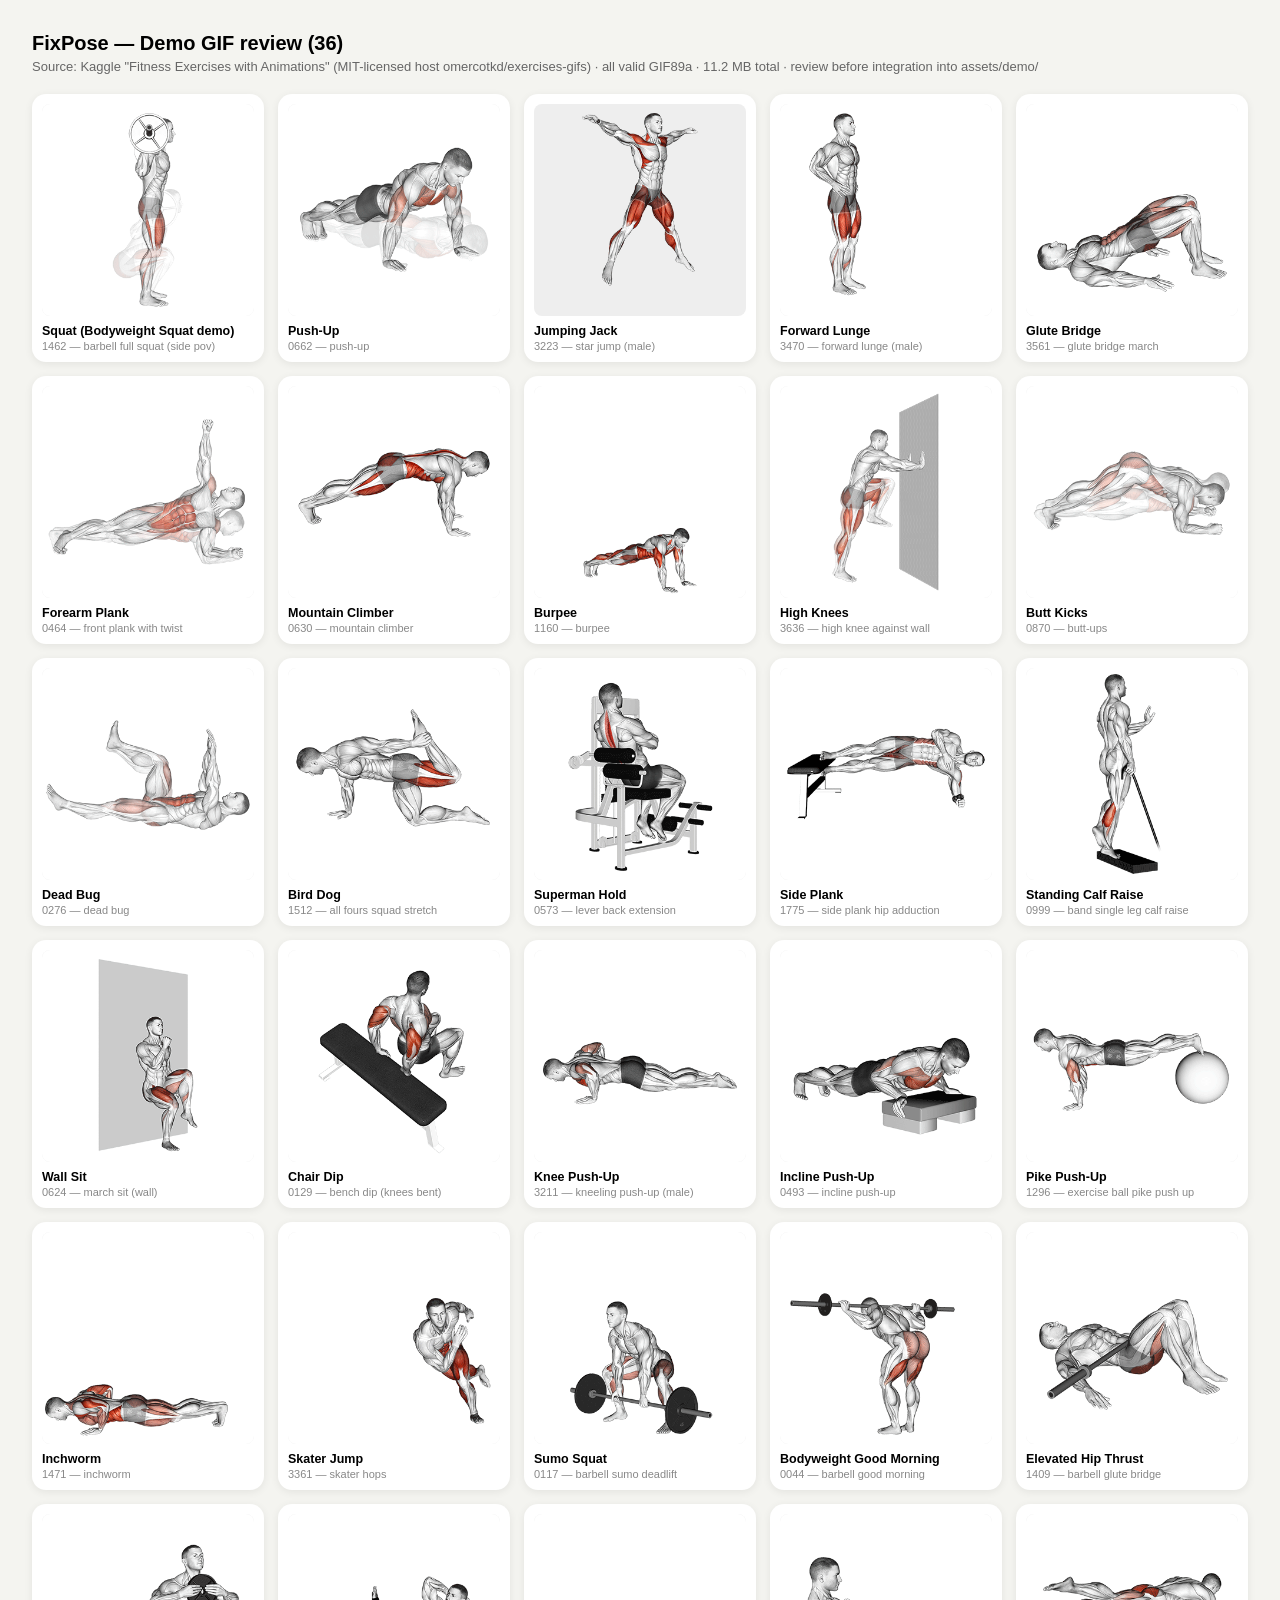
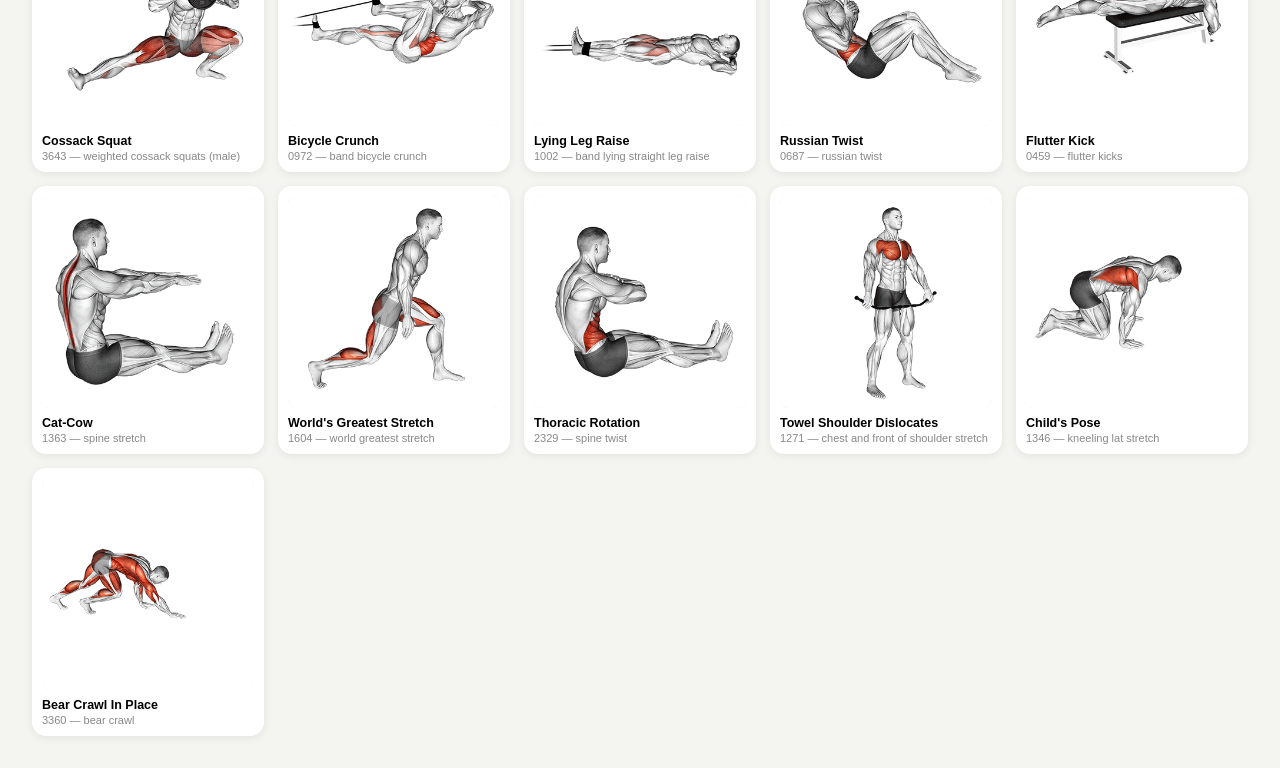
<file: tools/gif_review/index.html>
<!DOCTYPE html>
<html>
<head>
<meta charset="utf-8">
<title>FixPose — Demo GIF review (36)</title>
<style>
  body { background: #f4f4f0; font-family: 'Segoe UI', sans-serif; padding: 24px; }
  h1 { font-size: 20px; margin: 0 0 4px; }
  p.sub { color: #666; font-size: 13px; margin: 0 0 20px; }
  .grid { display: grid; grid-template-columns: repeat(auto-fill, minmax(200px, 1fr)); gap: 14px; }
  .card { background: #fff; border-radius: 14px; padding: 10px; box-shadow: 0 2px 8px rgba(0,0,0,.07); }
  .card img { width: 100%; border-radius: 8px; background: #eee; display: block; }
  .name { font-size: 12.5px; font-weight: 700; margin-top: 8px; }
  .meta { font-size: 11px; color: #888; margin-top: 2px; }
</style>
</head>
<body>
<h1>FixPose — Demo GIF review (36)</h1>
<p class="sub">Source: Kaggle "Fitness Exercises with Animations" (MIT-licensed host omercotkd/exercises-gifs) · all valid GIF89a · 11.2 MB total · review before integration into assets/demo/</p>
<div class="grid" id="grid"></div>
<script>
const gifs = [
  ['squat', 'Squat (Bodyweight Squat demo)', '1462 — barbell full squat (side pov)'],
  ['push_up', 'Push-Up', '0662 — push-up'],
  ['jumping_jack', 'Jumping Jack', '3223 — star jump (male)'],
  ['forward_lunge', 'Forward Lunge', '3470 — forward lunge (male)'],
  ['glute_bridge', 'Glute Bridge', '3561 — glute bridge march'],
  ['forearm_plank', 'Forearm Plank', '0464 — front plank with twist'],
  ['mountain_climber', 'Mountain Climber', '0630 — mountain climber'],
  ['burpee', 'Burpee', '1160 — burpee'],
  ['high_knees', 'High Knees', '3636 — high knee against wall'],
  ['butt_kicks', 'Butt Kicks', '0870 — butt-ups'],
  ['dead_bug', 'Dead Bug', '0276 — dead bug'],
  ['bird_dog', 'Bird Dog', '1512 — all fours squad stretch'],
  ['superman_hold', 'Superman Hold', '0573 — lever back extension'],
  ['side_plank', 'Side Plank', '1775 — side plank hip adduction'],
  ['standing_calf_raise', 'Standing Calf Raise', '0999 — band single leg calf raise'],
  ['wall_sit', 'Wall Sit', '0624 — march sit (wall)'],
  ['chair_dip', 'Chair Dip', '0129 — bench dip (knees bent)'],
  ['knee_push_up', 'Knee Push-Up', '3211 — kneeling push-up (male)'],
  ['incline_push_up', 'Incline Push-Up', '0493 — incline push-up'],
  ['pike_push_up', 'Pike Push-Up', '1296 — exercise ball pike push up'],
  ['inchworm', 'Inchworm', '1471 — inchworm'],
  ['skater_jump', 'Skater Jump', '3361 — skater hops'],
  ['sumo_squat', 'Sumo Squat', '0117 — barbell sumo deadlift'],
  ['good_morning', 'Bodyweight Good Morning', '0044 — barbell good morning'],
  ['hip_thrust', 'Elevated Hip Thrust', '1409 — barbell glute bridge'],
  ['cossack_squat', 'Cossack Squat', '3643 — weighted cossack squats (male)'],
  ['bicycle_crunch', 'Bicycle Crunch', '0972 — band bicycle crunch'],
  ['lying_leg_raise', 'Lying Leg Raise', '1002 — band lying straight leg raise'],
  ['russian_twist', 'Russian Twist', '0687 — russian twist'],
  ['flutter_kick', 'Flutter Kick', '0459 — flutter kicks'],
  ['cat_cow', 'Cat-Cow', '1363 — spine stretch'],
  ['worlds_greatest_stretch', "World's Greatest Stretch", '1604 — world greatest stretch'],
  ['thoracic_rotation', 'Thoracic Rotation', '2329 — spine twist'],
  ['shoulder_dislocates', 'Towel Shoulder Dislocates', '1271 — chest and front of shoulder stretch'],
  ['childs_pose', "Child's Pose", '1346 — kneeling lat stretch'],
  ['bear_crawl', 'Bear Crawl In Place', '3360 — bear crawl'],
];
const grid = document.getElementById('grid');
for (const [file, label, source] of gifs) {
  const card = document.createElement('div');
  card.className = 'card';
  card.innerHTML = '<img src="' + file + '.gif" alt="' + label + '">' +
    '<div class="name">' + label + '</div><div class="meta">' + source + '</div>';
  grid.appendChild(card);
}
</script>
</body>
</html>
</file>
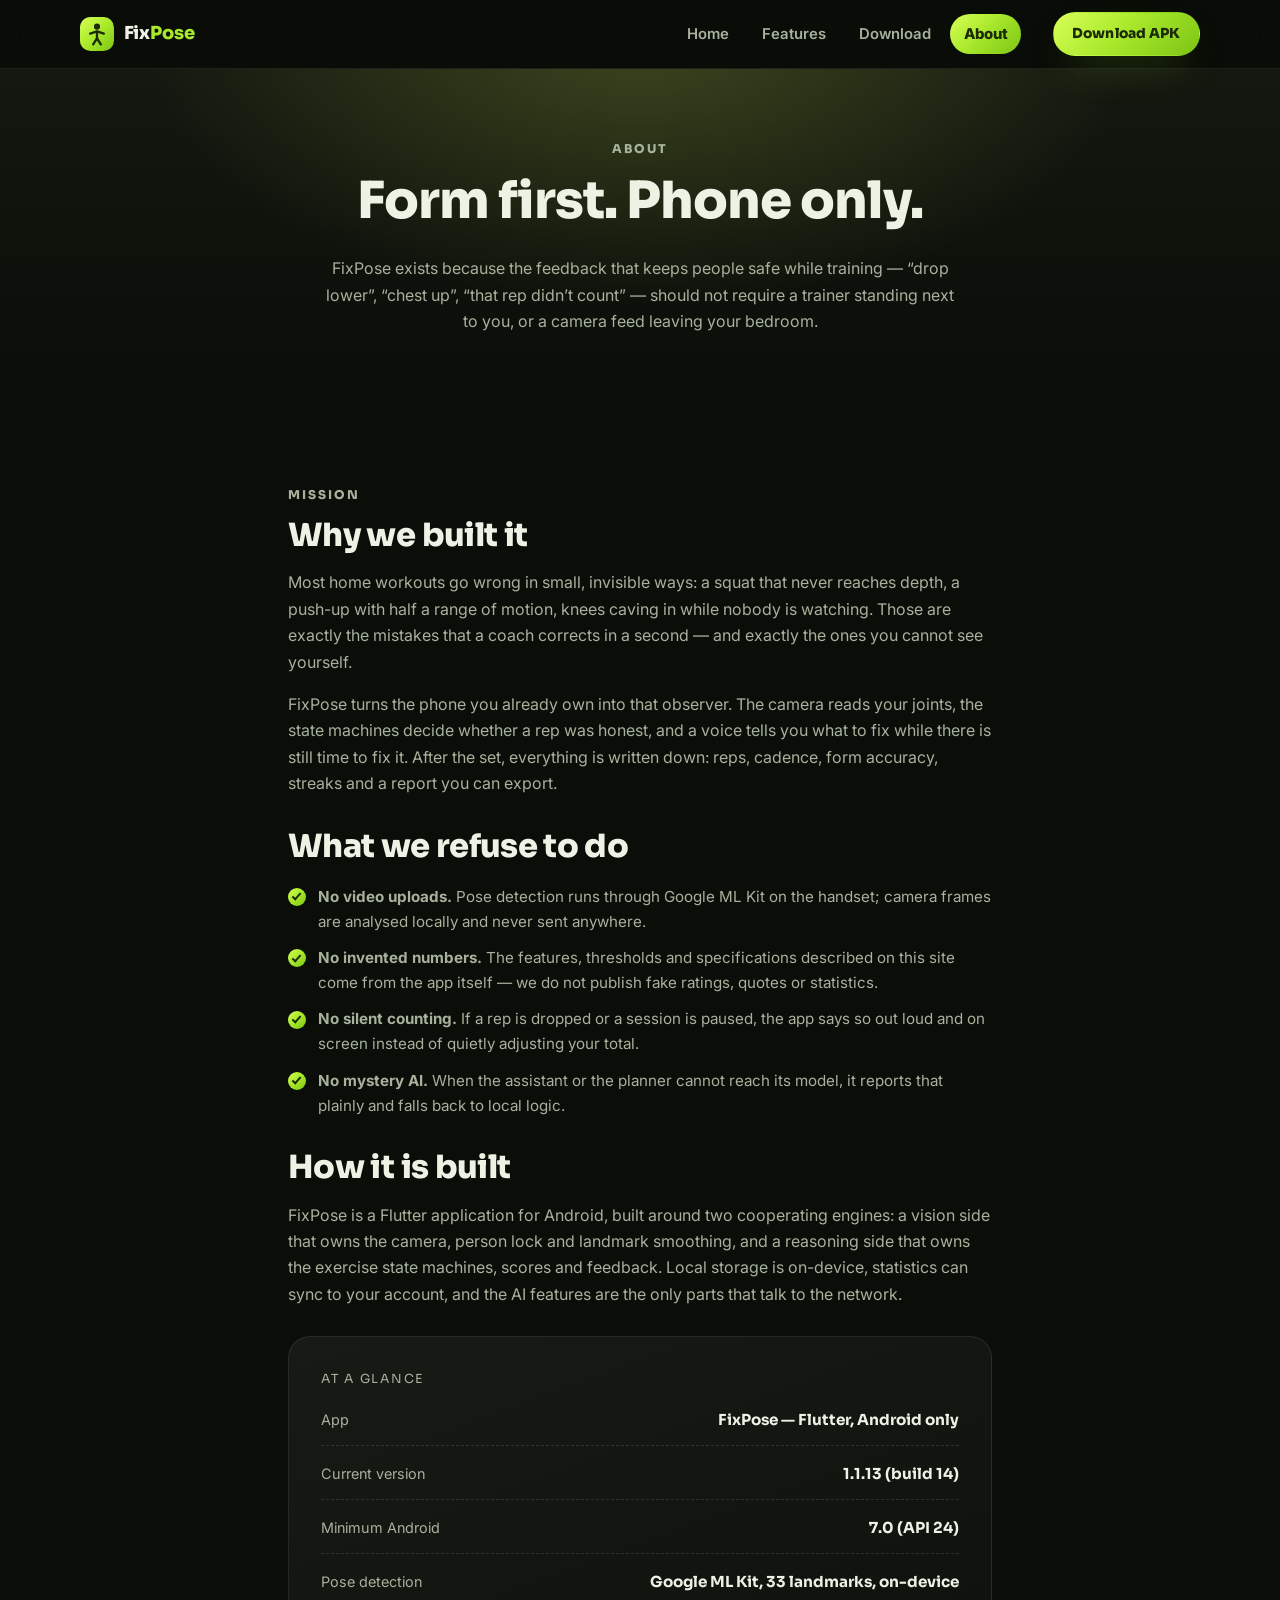
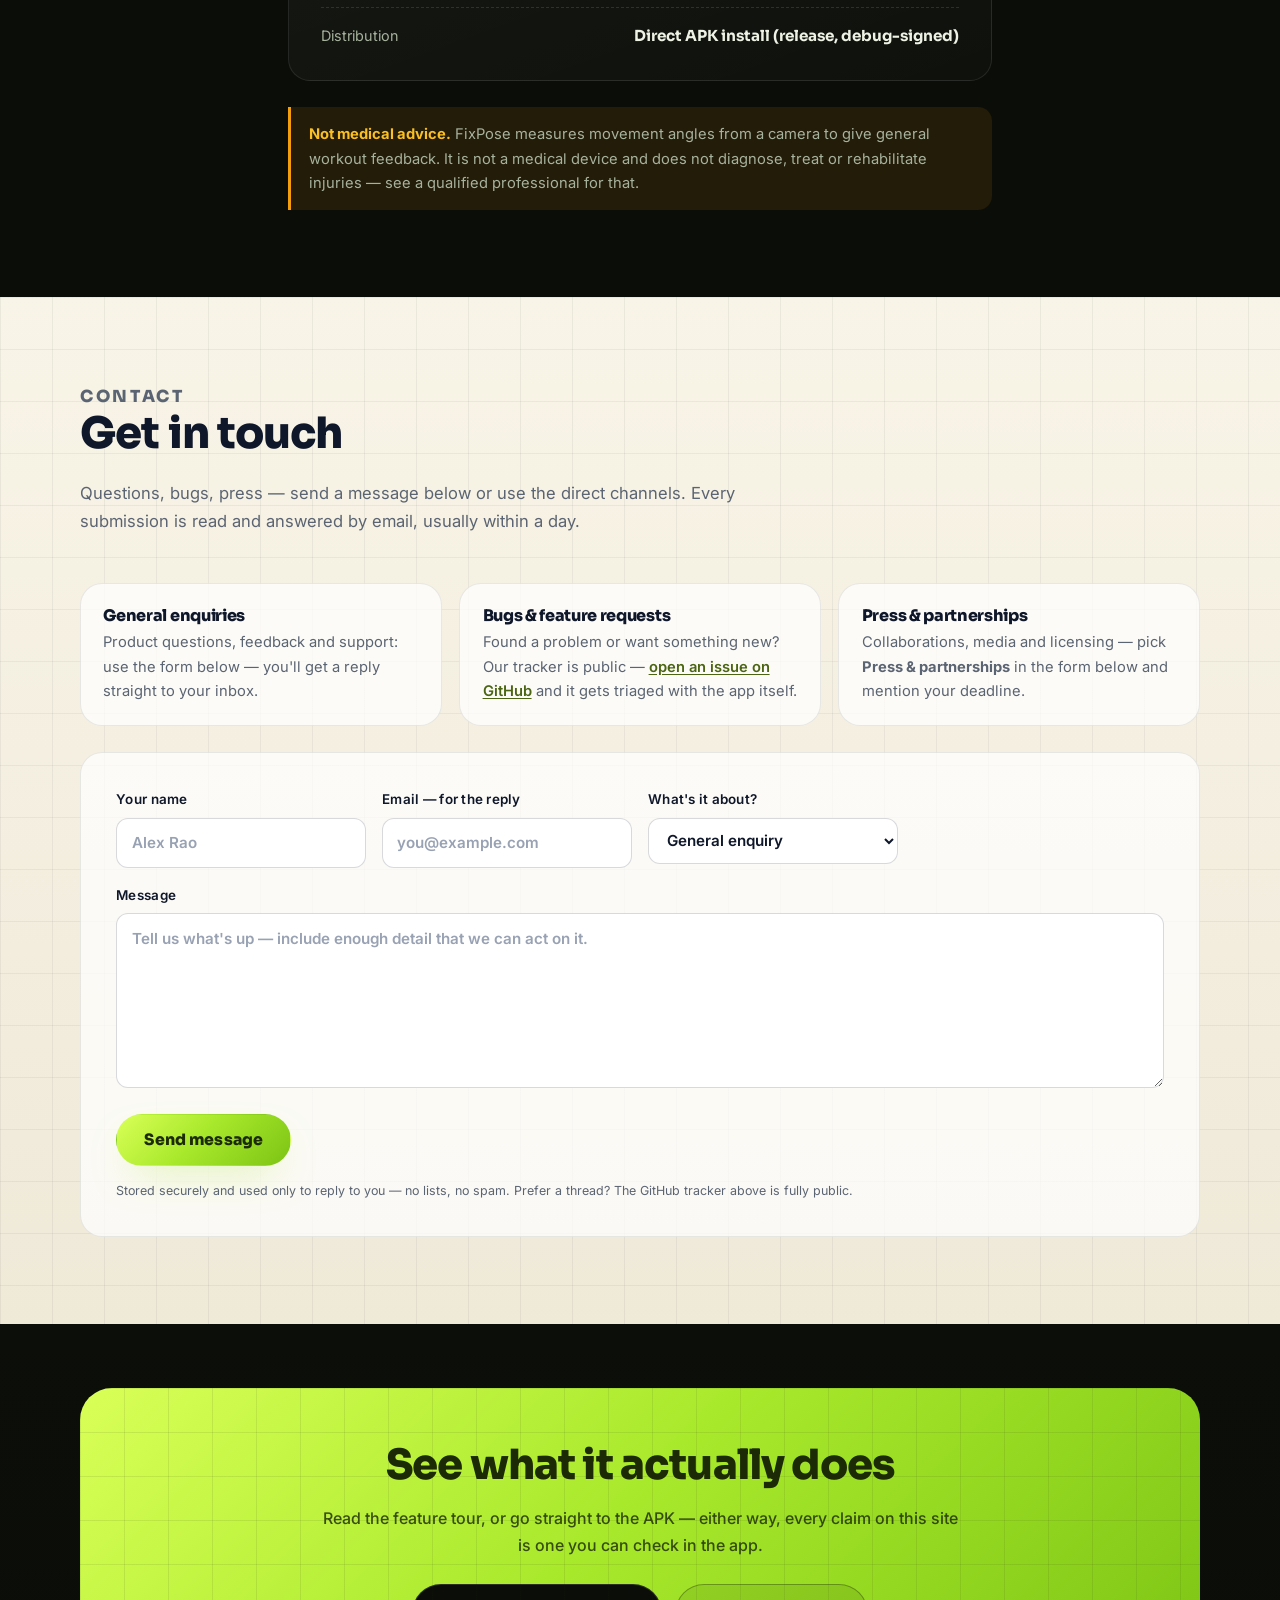
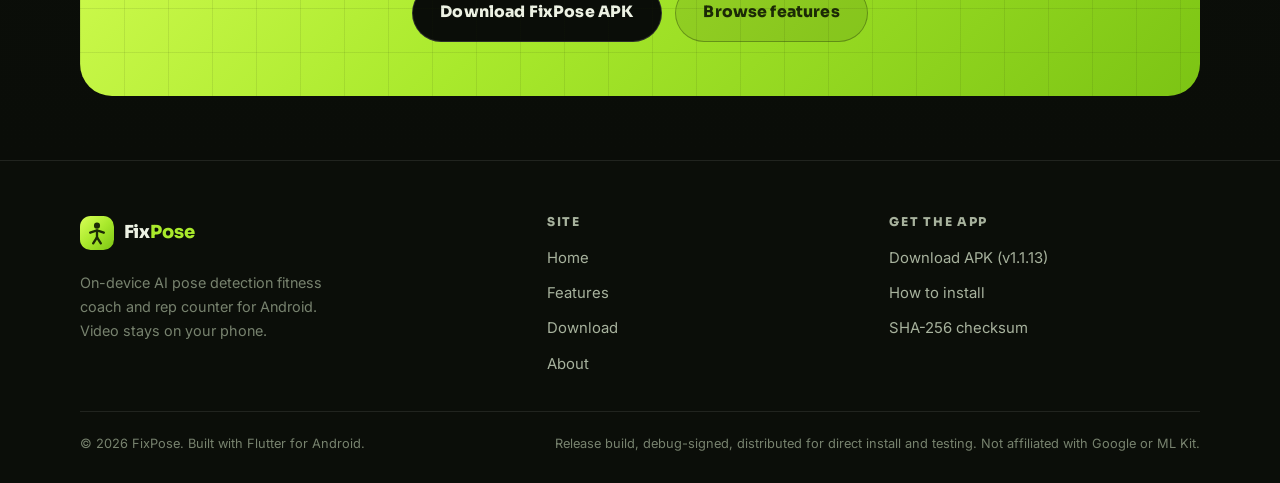
<file: about.html>
<!DOCTYPE html>
<html lang="en" class="no-js">
<head>
<meta charset="utf-8">
<meta name="viewport" content="width=device-width, initial-scale=1">
<title>About — FixPose</title>
<meta name="description" content="Why FixPose exists: a privacy-first, on-device fitness coach that checks your exercise form with the phone you already own. Mission, principles and contact.">
<meta name="theme-color" content="#0A0D08">
<meta name="robots" content="index, follow">

<meta property="og:type" content="website">
<meta property="og:site_name" content="FixPose">
<meta property="og:title" content="About FixPose">
<meta property="og:description" content="A privacy-first, on-device fitness coach that checks your exercise form with the phone you already own.">
<meta property="og:image" content="assets/img/logo.svg">
<meta property="og:locale" content="en_US">
<meta name="twitter:card" content="summary">
<meta name="twitter:title" content="About FixPose">
<meta name="twitter:description" content="A privacy-first, on-device fitness coach that checks your exercise form with the phone you already own.">

<link rel="icon" href="assets/img/favicon.svg" type="image/svg+xml">
<link rel="apple-touch-icon" href="assets/img/logo.svg">
<link rel="preconnect" href="https://fonts.googleapis.com">
<link rel="preconnect" href="https://fonts.gstatic.com" crossorigin>
<link rel="stylesheet" href="https://fonts.googleapis.com/css2?family=Sora:wght@600;700;800&family=Inter:wght@400;500;600;700&display=swap">
<link rel="stylesheet" href="assets/css/styles.css">
<script>document.documentElement.className = "js";</script>
</head>
<body>
<a class="skip-link" href="#main">Skip to content</a>

<header class="site-header">
  <div class="container nav">
    <a class="brand" href="index.html" aria-label="FixPose — home">
      <img class="brand__mark" src="assets/img/logo.svg" alt="" width="34" height="34">
      <span class="brand__name">Fix<span>Pose</span></span>
    </a>

    <button class="nav__toggle" type="button" aria-expanded="false" aria-controls="primary-navigation" aria-label="Open menu">
      <svg viewBox="0 0 24 24" fill="none" stroke="currentColor" stroke-width="2" stroke-linecap="round" aria-hidden="true">
        <path d="M4 7h16M4 12h16M4 17h16"/>
      </svg>
    </button>

    <ul class="nav__links" id="primary-navigation">
      <li><a data-nav href="index.html">Home</a></li>
      <li><a data-nav href="features.html">Features</a></li>
      <li><a data-nav href="download.html">Download</a></li>
      <li><a data-nav href="about.html">About</a></li>
      <li><a class="nav__cta--mobile" href="https://github.com/Renin-hack26/POSEFIX/releases/download/v1.1.13/FixPose-latest.apk" download>Download APK</a></li>
    </ul>

    <a class="btn btn--primary btn--sm nav__cta" href="https://github.com/Renin-hack26/POSEFIX/releases/download/v1.1.13/FixPose-latest.apk" download>Download APK</a>
  </div>
</header>

<main id="main">

  <section class="dl-hero">
    <div class="container">
      <p class="kicker">About</p>
      <h1>Form first. Phone only.</h1>
      <p>FixPose exists because the feedback that keeps people safe while training — “drop lower”, “chest up”, “that rep didn’t count” — should not require a trainer standing next to you, or a camera feed leaving your bedroom.</p>
    </div>
  </section>

  <section class="section" aria-labelledby="mission-title">
    <div class="container prose">
      <p class="kicker">Mission</p>
      <h2 id="mission-title" style="margin-top:0">Why we built it</h2>
      <p>
        Most home workouts go wrong in small, invisible ways: a squat that never reaches depth, a push-up with half a
        range of motion, knees caving in while nobody is watching. Those are exactly the mistakes that a coach corrects
        in a second — and exactly the ones you cannot see yourself.
      </p>
      <p>
        FixPose turns the phone you already own into that observer. The camera reads your joints, the state machines
        decide whether a rep was honest, and a voice tells you what to fix while there is still time to fix it. After
        the set, everything is written down: reps, cadence, form accuracy, streaks and a report you can export.
      </p>

      <h2>What we refuse to do</h2>
      <ul class="tick-list">
        <li><strong>No video uploads.</strong> Pose detection runs through Google ML Kit on the handset; camera frames are analysed locally and never sent anywhere.</li>
        <li><strong>No invented numbers.</strong> The features, thresholds and specifications described on this site come from the app itself — we do not publish fake ratings, quotes or statistics.</li>
        <li><strong>No silent counting.</strong> If a rep is dropped or a session is paused, the app says so out loud and on screen instead of quietly adjusting your total.</li>
        <li><strong>No mystery AI.</strong> When the assistant or the planner cannot reach its model, it reports that plainly and falls back to local logic.</li>
      </ul>

      <h2>How it is built</h2>
      <p>
        FixPose is a Flutter application for Android, built around two cooperating engines: a vision side that owns
        the camera, person lock and landmark smoothing, and a reasoning side that owns the exercise state machines,
        scores and feedback. Local storage is on-device, statistics can sync to your account, and the AI features are
        the only parts that talk to the network.
      </p>

      <div class="panel" style="margin-top:1.8rem">
        <p class="panel__title">At a glance</p>
        <dl class="spec-list">
          <div><dt>App</dt><dd>FixPose — Flutter, Android only</dd></div>
          <div><dt>Current version</dt><dd>1.1.13 (build 14)</dd></div>
          <div><dt>Minimum Android</dt><dd>7.0 (API 24)</dd></div>
          <div><dt>Pose detection</dt><dd>Google ML Kit, 33 landmarks, on-device</dd></div>
          <div><dt>Distribution</dt><dd>Direct APK install (release, debug-signed)</dd></div>
        </dl>
      </div>

      <div class="note" style="margin-top:1.6rem">
        <strong>Not medical advice.</strong> FixPose measures movement angles from a camera to give general workout
        feedback. It is not a medical device and does not diagnose, treat or rehabilitate injuries — see a qualified
        professional for that.
      </div>
    </div>
  </section>

  <section class="section section--light section--grid" aria-labelledby="contact-title">
    <div class="container">
      <div class="section-head">
        <p class="kicker">Contact</p>
        <h2 id="contact-title">Get in touch</h2>
        <p>Questions, bugs, press — send a message below or use the direct channels. Every submission is read and answered by email, usually within a day.</p>
      </div>

      <div class="contact-card">
        <div>
          <h3>General enquiries</h3>
          <p>Product questions, feedback and support: use the form below — you'll get a reply straight to your inbox.</p>
        </div>
        <div>
          <h3>Bugs &amp; feature requests</h3>
          <p>Found a problem or want something new? Our tracker is public — <a href="https://github.com/Renin-hack26/POSEFIX/issues" target="_blank" rel="noopener">open an issue on GitHub</a> and it gets triaged with the app itself.</p>
        </div>
        <div>
          <h3>Press &amp; partnerships</h3>
          <p>Collaborations, media and licensing — pick <strong>Press &amp; partnerships</strong> in the form below and mention your deadline.</p>
        </div>
      </div>

      <form class="contact-form" id="contact-form" novalidate
            data-fn="https://tobxphhtgytovohuhjvn.supabase.co/functions/v1/contact-messages"
            data-key="sb_publishable_yGjfrfkio0GRE5f-Pa8nLQ_bnEibv7w">
        <div class="contact-form__grid">
          <label for="cf-name"><span>Your name</span>
            <input id="cf-name" name="name" type="text" maxlength="120" autocomplete="name" required placeholder="Alex Rao">
          </label>
          <label for="cf-email"><span>Email — for the reply</span>
            <input id="cf-email" name="email" type="email" maxlength="254" autocomplete="email" required placeholder="you@example.com">
          </label>
          <label for="cf-topic"><span>What's it about?</span>
            <select id="cf-topic" name="topic">
              <option>General enquiry</option>
              <option>Bug report</option>
              <option>Feature request</option>
              <option>Press &amp; partnerships</option>
              <option>Other</option>
            </select>
          </label>
          <label class="contact-form__full" for="cf-message"><span>Message</span>
            <textarea id="cf-message" name="message" rows="6" maxlength="5000" required placeholder="Tell us what's up — include enough detail that we can act on it."></textarea>
          </label>
          <div class="cf-honeypot" aria-hidden="true">
            <label for="cf-website">Website</label>
            <input id="cf-website" name="website" type="text" tabindex="-1" autocomplete="off">
          </div>
        </div>
        <div class="contact-form__foot">
          <button class="btn btn--primary" type="submit">Send message</button>
          <p class="contact-form__status" id="cf-status" role="status" aria-live="polite"></p>
        </div>
        <p class="contact-form__note">Stored securely and used only to reply to you — no lists, no spam. Prefer a thread? The GitHub tracker above is fully public.</p>
      </form>
    </div>
  </section>

  <section class="section section--tight section--dark" aria-labelledby="cta-title">
    <div class="container">
      <div class="cta-band reveal">
        <h2 id="cta-title">See what it actually does</h2>
        <p>Read the feature tour, or go straight to the APK — either way, every claim on this site is one you can check in the app.</p>
        <a class="btn btn--dark" href="https://github.com/Renin-hack26/POSEFIX/releases/download/v1.1.13/FixPose-latest.apk" download>Download FixPose APK</a>
        <a class="btn btn--ghost" href="features.html" style="background:rgba(28,42,6,.1);border-color:rgba(28,42,6,.35);color:var(--accent-ink)">Browse features</a>
      </div>
    </div>
  </section>

</main>

<footer class="site-footer">
  <div class="container">
    <div class="footer__grid">
      <div class="footer__about">
        <a class="brand" href="index.html">
          <img class="brand__mark" src="assets/img/logo.svg" alt="" width="34" height="34">
          <span class="brand__name">Fix<span>Pose</span></span>
        </a>
        <p>On-device AI pose detection fitness coach and rep counter for Android. Video stays on your phone.</p>
      </div>

      <nav class="footer__col" aria-label="Footer">
        <h4>Site</h4>
        <ul>
          <li><a data-nav href="index.html">Home</a></li>
          <li><a data-nav href="features.html">Features</a></li>
          <li><a data-nav href="download.html">Download</a></li>
          <li><a data-nav href="about.html">About</a></li>
        </ul>
      </nav>

      <div class="footer__col">
        <h4>Get the app</h4>
        <ul>
          <li><a href="https://github.com/Renin-hack26/POSEFIX/releases/download/v1.1.13/FixPose-latest.apk" download>Download APK (v1.1.13)</a></li>
          <li><a href="download.html#sideload">How to install</a></li>
          <li><a href="download.html#checksum">SHA-256 checksum</a></li>
        </ul>
      </div>
    </div>

    <div class="footer__bottom">
      <p>&copy; <span data-year>2026</span> FixPose. Built with Flutter for Android.</p>
      <p>Release build, debug-signed, distributed for direct install and testing. Not affiliated with Google or ML Kit.</p>
    </div>
  </div>
</footer>

<script src="assets/js/main.js" defer></script>
</body>
</html>
</file>
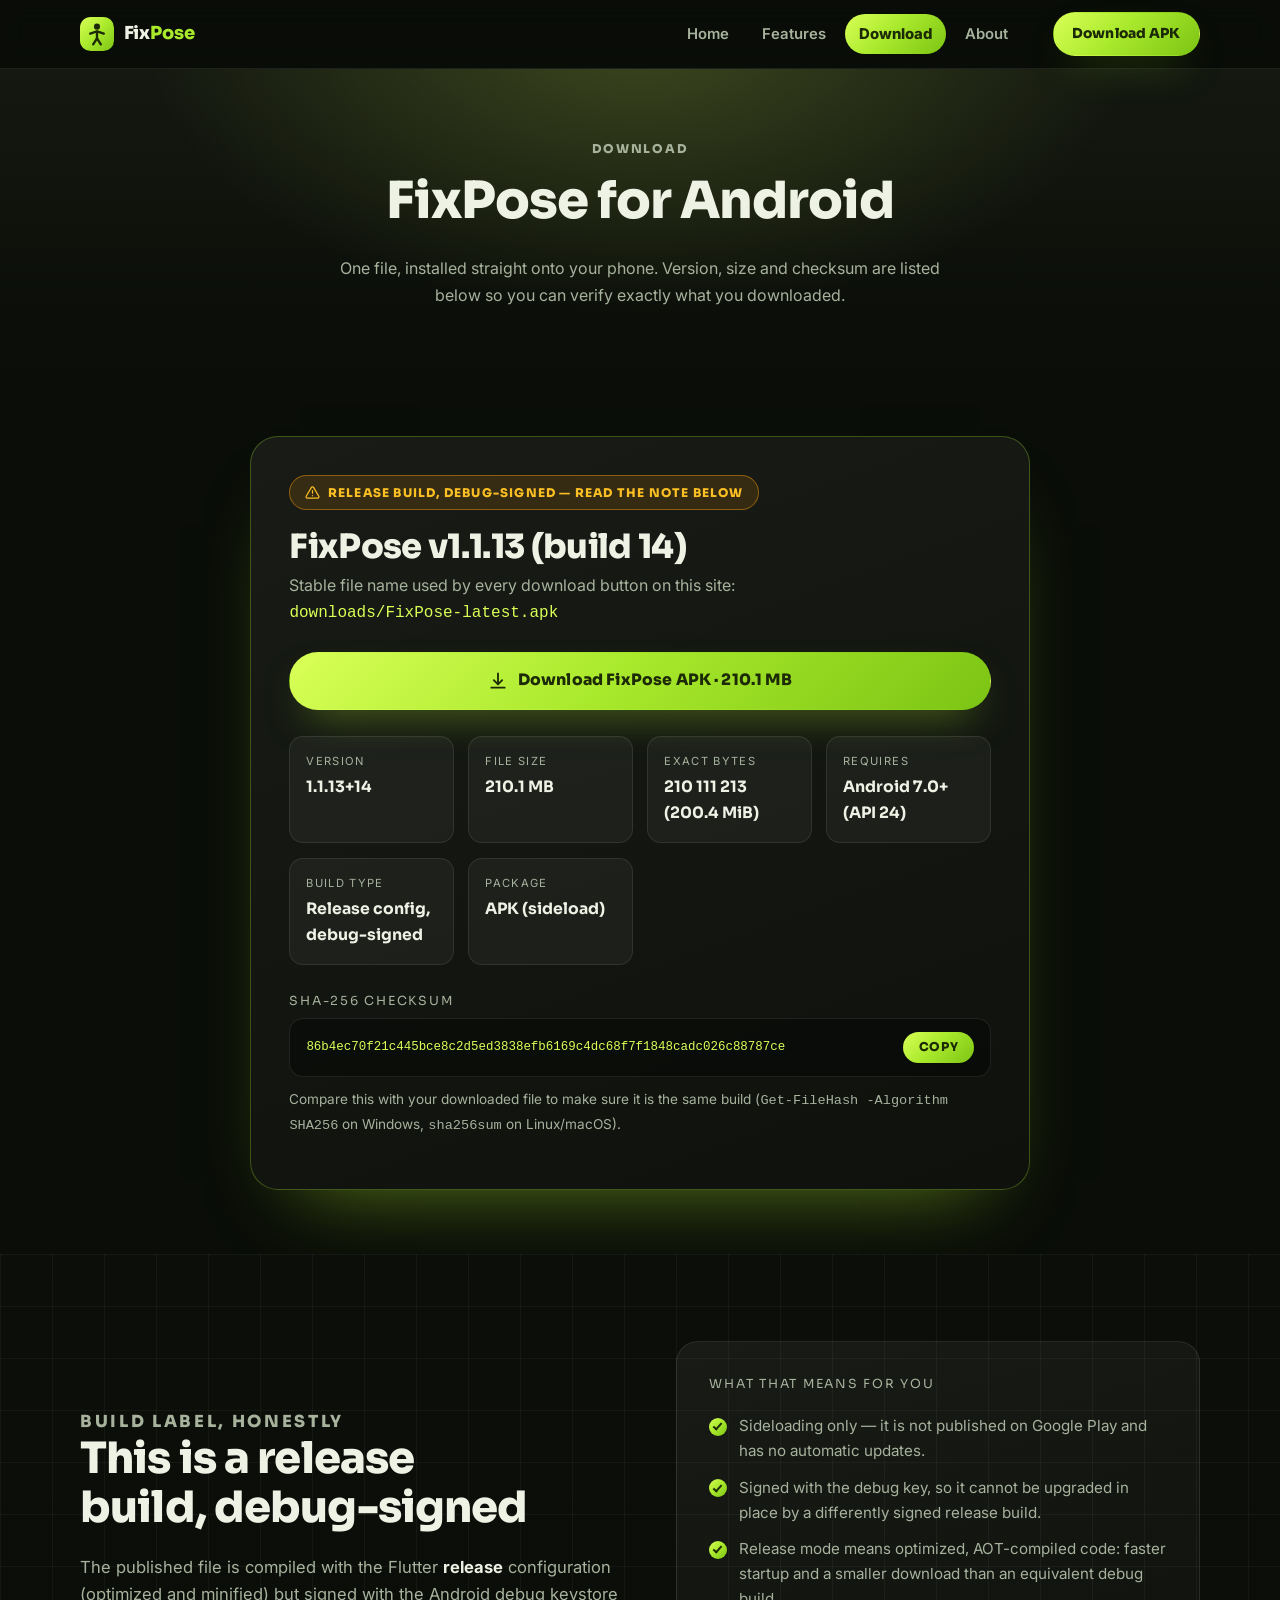
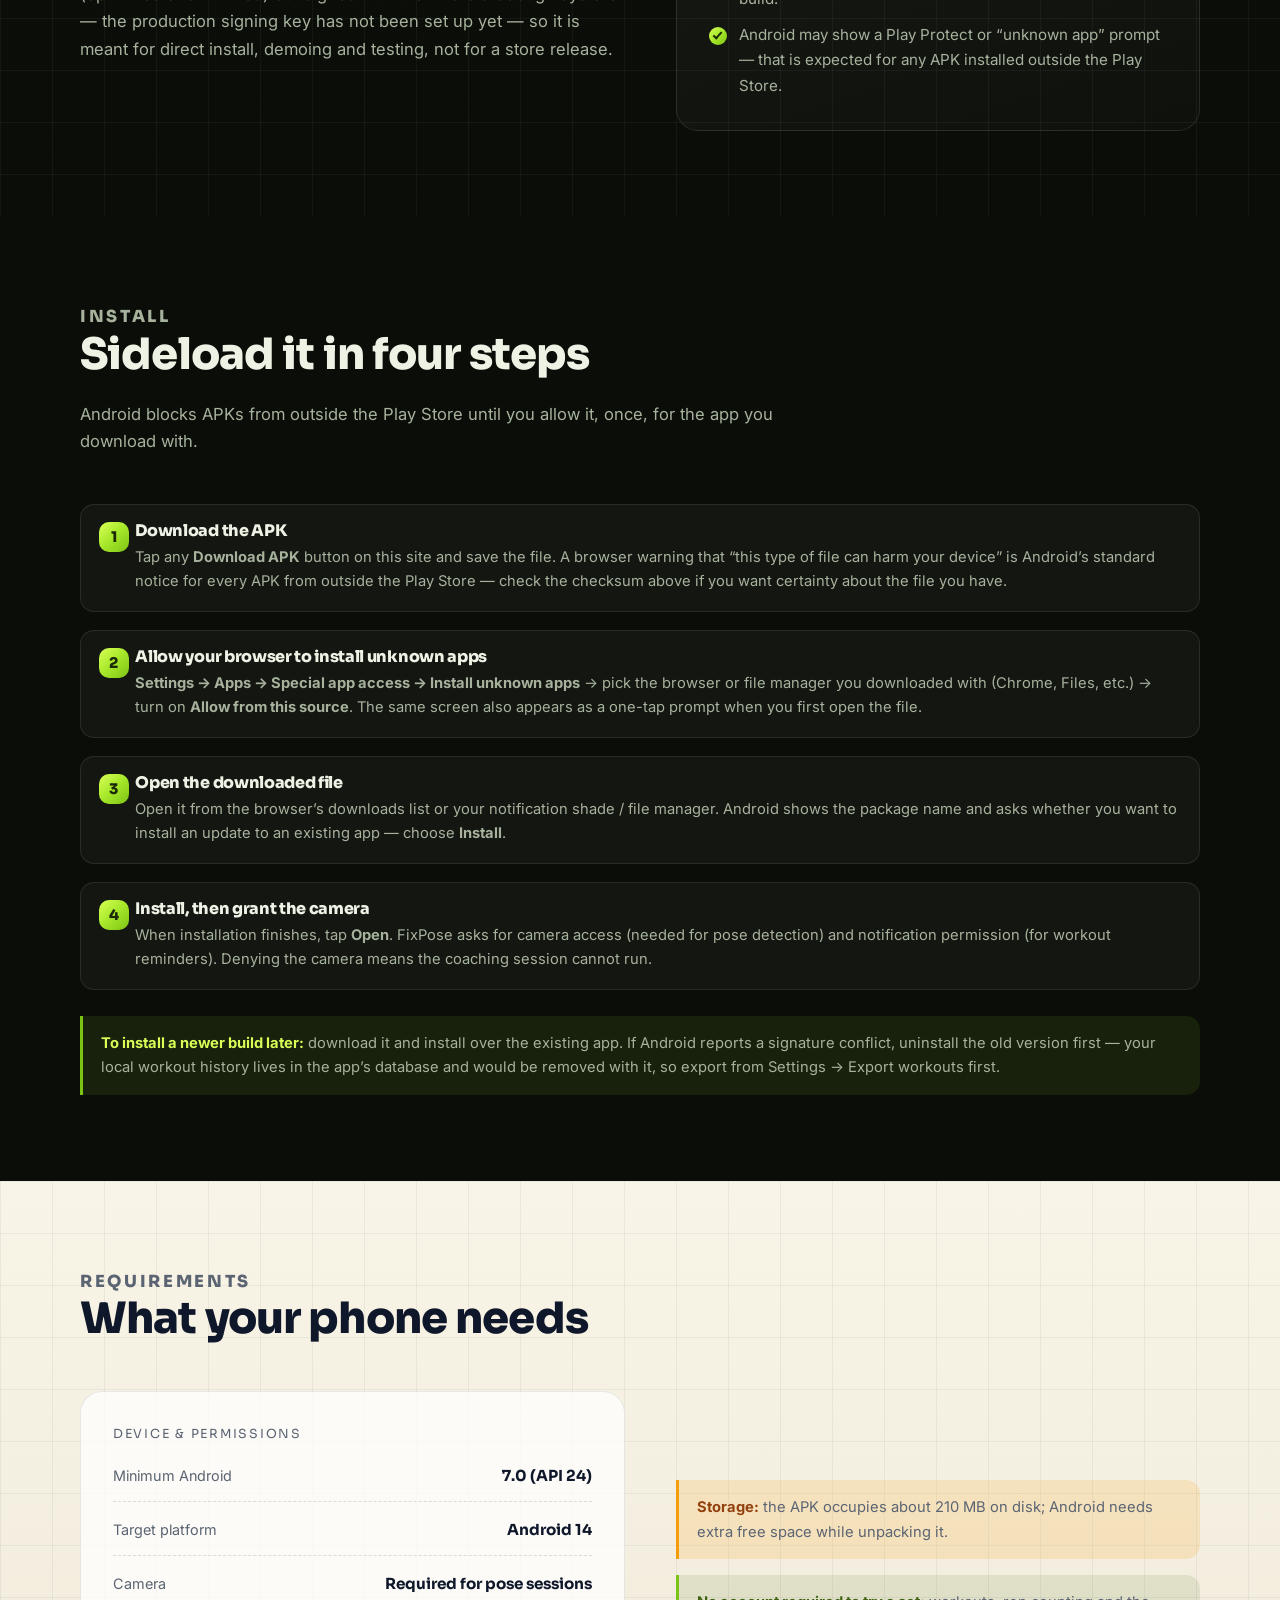
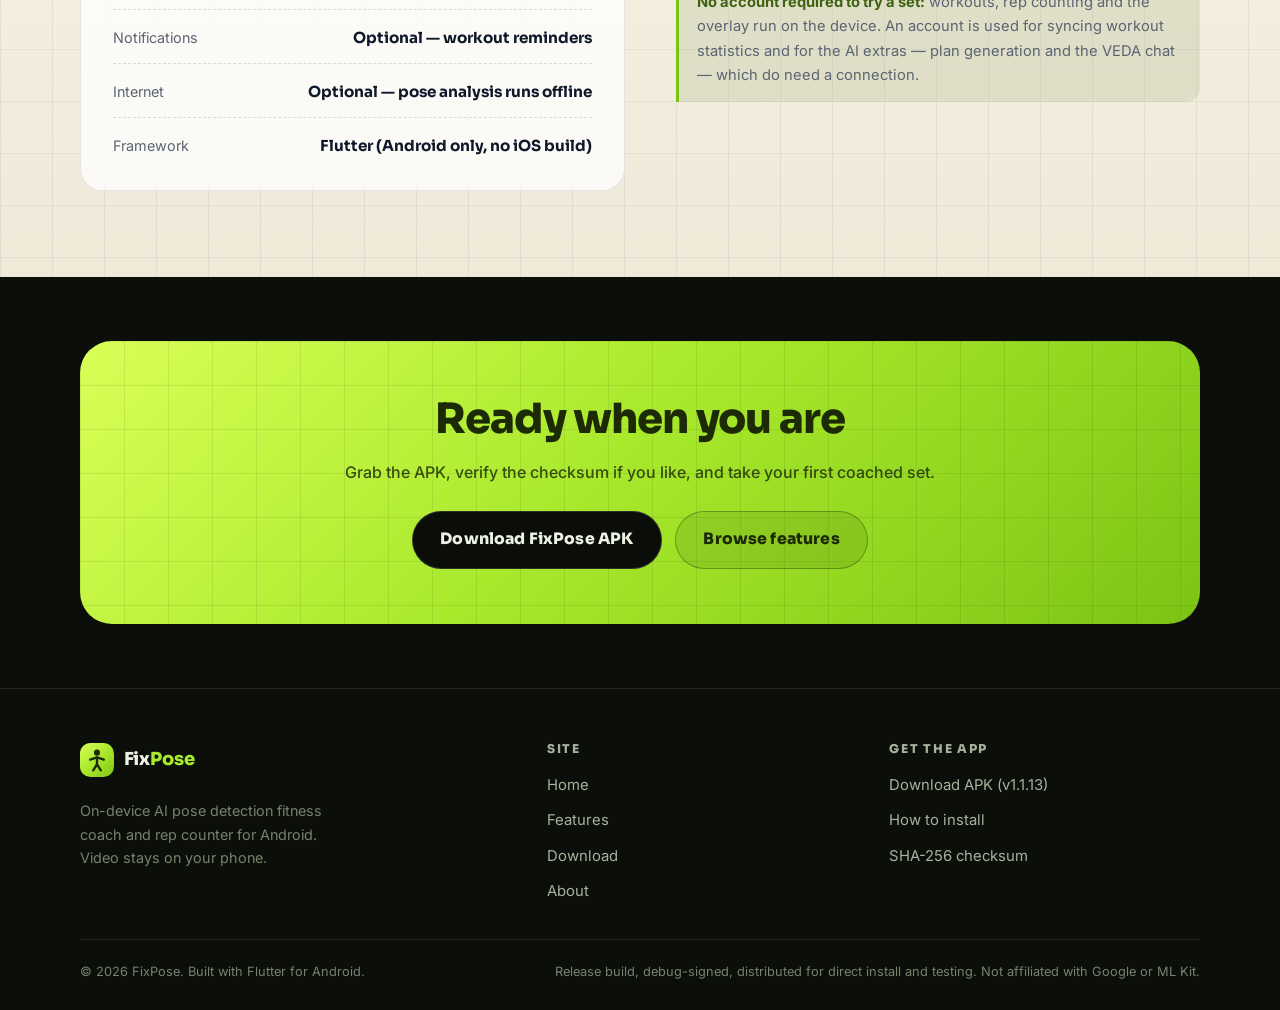
<file: download.html>
<!DOCTYPE html>
<html lang="en" class="no-js">
<head>
<meta charset="utf-8">
<meta name="viewport" content="width=device-width, initial-scale=1">
<title>Download FixPose APK — v1.1.13 for Android 7.0+</title>
<meta name="description" content="Download the FixPose APK (v1.1.13, Android 7.0+ / API 24): file size, SHA-256 checksum, an honest build label and step-by-step sideload instructions.">
<meta name="theme-color" content="#0A0D08">
<meta name="robots" content="index, follow">

<meta property="og:type" content="website">
<meta property="og:site_name" content="FixPose">
<meta property="og:title" content="Download FixPose APK — v1.1.13">
<meta property="og:description" content="APK download with file size, SHA-256 checksum and sideload instructions. Android 7.0+ (API 24).">
<meta property="og:image" content="assets/img/logo.svg">
<meta property="og:locale" content="en_US">
<meta name="twitter:card" content="summary">
<meta name="twitter:title" content="Download FixPose APK — v1.1.13">
<meta name="twitter:description" content="APK download with file size, SHA-256 checksum and sideload instructions. Android 7.0+.">

<link rel="icon" href="assets/img/favicon.svg" type="image/svg+xml">
<link rel="apple-touch-icon" href="assets/img/logo.svg">
<link rel="preconnect" href="https://fonts.googleapis.com">
<link rel="preconnect" href="https://fonts.gstatic.com" crossorigin>
<link rel="stylesheet" href="https://fonts.googleapis.com/css2?family=Sora:wght@600;700;800&family=Inter:wght@400;500;600;700&display=swap">
<link rel="stylesheet" href="assets/css/styles.css">
<script>document.documentElement.className = "js";</script>
</head>
<body>
<a class="skip-link" href="#main">Skip to content</a>

<header class="site-header">
  <div class="container nav">
    <a class="brand" href="index.html" aria-label="FixPose — home">
      <img class="brand__mark" src="assets/img/logo.svg" alt="" width="34" height="34">
      <span class="brand__name">Fix<span>Pose</span></span>
    </a>

    <button class="nav__toggle" type="button" aria-expanded="false" aria-controls="primary-navigation" aria-label="Open menu">
      <svg viewBox="0 0 24 24" fill="none" stroke="currentColor" stroke-width="2" stroke-linecap="round" aria-hidden="true">
        <path d="M4 7h16M4 12h16M4 17h16"/>
      </svg>
    </button>

    <ul class="nav__links" id="primary-navigation">
      <li><a data-nav href="index.html">Home</a></li>
      <li><a data-nav href="features.html">Features</a></li>
      <li><a data-nav href="download.html">Download</a></li>
      <li><a data-nav href="about.html">About</a></li>
      <li><a class="nav__cta--mobile" href="https://github.com/Renin-hack26/POSEFIX/releases/download/v1.1.13/FixPose-latest.apk" download>Download APK</a></li>
    </ul>

    <a class="btn btn--primary btn--sm nav__cta" href="https://github.com/Renin-hack26/POSEFIX/releases/download/v1.1.13/FixPose-latest.apk" download>Download APK</a>
  </div>
</header>

<main id="main">

  <section class="dl-hero">
    <div class="container">
      <p class="kicker">Download</p>
      <h1>FixPose for Android</h1>
      <p>One file, installed straight onto your phone. Version, size and checksum are listed below so you can verify exactly what you downloaded.</p>
    </div>
  </section>

  <section class="section section--tight" aria-labelledby="dl-title">
    <div class="container">
      <div class="dl-card reveal">
        <p class="dl-badge" id="dl-title">
          <svg viewBox="0 0 24 24" width="15" height="15" fill="none" stroke="currentColor" stroke-width="2" stroke-linecap="round" stroke-linejoin="round" aria-hidden="true"><path d="M12 9v4M12 17h.01"/><path d="M10.3 3.9 1.9 18a2 2 0 0 0 1.7 3h16.8a2 2 0 0 0 1.7-3L13.7 3.9a2 2 0 0 0-3.4 0z"/></svg>
          Release build, debug-signed — read the note below
        </p>

        <h2 style="font-size:clamp(1.5rem,3.5vw,2.1rem);margin-bottom:.4rem">FixPose v1.1.13 (build 14)</h2>
        <p style="color:var(--ink-2);max-width:52ch">Stable file name used by every download button on this site: <code style="font-family:var(--font-mono);color:var(--accent-bright-2)">downloads/FixPose-latest.apk</code></p>

        <a class="btn btn--primary btn--block" href="https://github.com/Renin-hack26/POSEFIX/releases/download/v1.1.13/FixPose-latest.apk" download style="margin-top:.6rem">
          <svg viewBox="0 0 24 24" width="20" height="20" fill="none" stroke="currentColor" stroke-width="2.2" stroke-linecap="round" stroke-linejoin="round" aria-hidden="true">
            <path d="M12 3v12"/><path d="M7 11l5 5 5-5"/><path d="M4 20h16"/>
          </svg>
          Download FixPose APK · 210.1 MB
        </a>

        <dl class="dl-facts">
          <div class="dl-fact">
            <dt>Version</dt>
            <dd>1.1.13+14</dd>
          </div>
          <div class="dl-fact">
            <dt>File size</dt>
            <dd>210.1 MB</dd>
          </div>
          <div class="dl-fact">
            <dt>Exact bytes</dt>
            <dd>210 111 213 (200.4 MiB)</dd>
          </div>
          <div class="dl-fact">
            <dt>Requires</dt>
            <dd>Android 7.0+ (API 24)</dd>
          </div>
          <div class="dl-fact">
            <dt>Build type</dt>
            <dd>Release config, debug-signed</dd>
          </div>
          <div class="dl-fact">
            <dt>Package</dt>
            <dd>APK (sideload)</dd>
          </div>
        </dl>

        <div id="checksum">
          <p class="panel__title" style="margin-bottom:.4rem">SHA-256 checksum</p>
          <div class="checksum">
            <code id="sha256-value">86b4ec70f21c445bce8c2d5ed3838efb6169c4dc68f7f1848cadc026c88787ce</code>
            <button class="copy-btn" type="button" data-copy="sha256-value">Copy</button>
          </div>
          <p style="font-size:.85rem;color:var(--ink-2);margin-top:.7rem">
            Compare this with your downloaded file to make sure it is the same build
            (<code style="font-family:var(--font-mono)">Get-FileHash -Algorithm SHA256</code> on Windows,
            <code style="font-family:var(--font-mono)">sha256sum</code> on Linux/macOS).
          </p>
        </div>
      </div>
    </div>
  </section>

  <!-- ============ HONEST BUILD LABEL ============ -->
  <section class="section section--dark section--grid" aria-labelledby="build-title">
    <div class="container">
      <div class="split">
        <div class="section-head" style="margin-bottom:0">
          <p class="kicker">Build label, honestly</p>
          <h2 id="build-title">This is a release build, debug-signed</h2>
          <p>
            The published file is compiled with the Flutter <strong style="color:var(--ink)">release</strong> configuration
            (optimized and minified) but signed with the Android debug keystore — the production
            signing key has not been set up yet — so it is meant for direct install, demoing and testing, not for a store release.
          </p>
        </div>

        <div class="panel reveal">
          <p class="panel__title">What that means for you</p>
          <ul class="tick-list">
            <li>Sideloading only — it is not published on Google Play and has no automatic updates.</li>
            <li>Signed with the debug key, so it cannot be upgraded in place by a differently signed release build.</li>
            <li>Release mode means optimized, AOT-compiled code: faster startup and a smaller download than an equivalent debug build.</li>
            <li>Android may show a Play Protect or “unknown app” prompt — that is expected for any APK installed outside the Play Store.</li>
          </ul>
        </div>
      </div>
    </div>
  </section>

  <!-- ============ SIDELOAD INSTRUCTIONS ============ -->
  <section class="section" id="sideload" aria-labelledby="sideload-title">
    <div class="container">
      <div class="section-head">
        <p class="kicker">Install</p>
        <h2 id="sideload-title">Sideload it in four steps</h2>
        <p>Android blocks APKs from outside the Play Store until you allow it, once, for the app you download with.</p>
      </div>

      <ol class="howto">
        <li>
          <h3>Download the APK</h3>
          <p>Tap any <strong>Download APK</strong> button on this site and save the file. A browser warning that “this type of file can harm your device” is Android’s standard notice for every APK from outside the Play Store — check the checksum above if you want certainty about the file you have.</p>
        </li>
        <li>
          <h3>Allow your browser to install unknown apps</h3>
          <p><strong>Settings → Apps → Special app access → Install unknown apps</strong> → pick the browser or file manager you downloaded with (Chrome, Files, etc.) → turn on <strong>Allow from this source</strong>. The same screen also appears as a one-tap prompt when you first open the file.</p>
        </li>
        <li>
          <h3>Open the downloaded file</h3>
          <p>Open it from the browser’s downloads list or your notification shade / file manager. Android shows the package name and asks whether you want to install an update to an existing app — choose <strong>Install</strong>.</p>
        </li>
        <li>
          <h3>Install, then grant the camera</h3>
          <p>When installation finishes, tap <strong>Open</strong>. FixPose asks for camera access (needed for pose detection) and notification permission (for workout reminders). Denying the camera means the coaching session cannot run.</p>
        </li>
      </ol>

      <div class="note note--info" style="margin-top:1.6rem">
        <strong>To install a newer build later:</strong> download it and install over the existing app. If Android
        reports a signature conflict, uninstall the old version first — your local workout history lives in the app’s
        database and would be removed with it, so export from Settings → Export workouts first.
      </div>
    </div>
  </section>

  <!-- ============ REQUIREMENTS ============ -->
  <section class="section section--light section--grid" aria-labelledby="req-title">
    <div class="container">
      <div class="section-head">
        <p class="kicker">Requirements</p>
        <h2 id="req-title">What your phone needs</h2>
      </div>

      <div class="split">
        <div class="panel reveal">
          <p class="panel__title">Device &amp; permissions</p>
          <dl class="spec-list">
            <div><dt>Minimum Android</dt><dd>7.0 (API 24)</dd></div>
            <div><dt>Target platform</dt><dd>Android 14</dd></div>
            <div><dt>Camera</dt><dd>Required for pose sessions</dd></div>
            <div><dt>Notifications</dt><dd>Optional — workout reminders</dd></div>
            <div><dt>Internet</dt><dd>Optional — pose analysis runs offline</dd></div>
            <div><dt>Framework</dt><dd>Flutter (Android only, no iOS build)</dd></div>
          </dl>
        </div>

        <div>
          <div class="note" style="margin-bottom:1rem">
            <strong>Storage:</strong> the APK occupies about 210 MB on disk; Android needs extra free space while
            unpacking it.
          </div>
          <div class="note note--info">
            <strong>No account required to try a set:</strong> workouts, rep counting and the overlay run on the device.
            An account is used for syncing workout statistics and for the AI extras — plan generation and the VEDA chat —
            which do need a connection.
          </div>
        </div>
      </div>
    </div>
  </section>

  <!-- ============ CTA ============ -->
  <section class="section section--tight section--dark" aria-labelledby="cta-title">
    <div class="container">
      <div class="cta-band reveal">
        <h2 id="cta-title">Ready when you are</h2>
        <p>Grab the APK, verify the checksum if you like, and take your first coached set.</p>
        <a class="btn btn--dark" href="https://github.com/Renin-hack26/POSEFIX/releases/download/v1.1.13/FixPose-latest.apk" download>Download FixPose APK</a>
        <a class="btn btn--ghost" href="features.html" style="background:rgba(28,42,6,.1);border-color:rgba(28,42,6,.35);color:var(--accent-ink)">Browse features</a>
      </div>
    </div>
  </section>

</main>

<footer class="site-footer">
  <div class="container">
    <div class="footer__grid">
      <div class="footer__about">
        <a class="brand" href="index.html">
          <img class="brand__mark" src="assets/img/logo.svg" alt="" width="34" height="34">
          <span class="brand__name">Fix<span>Pose</span></span>
        </a>
        <p>On-device AI pose detection fitness coach and rep counter for Android. Video stays on your phone.</p>
      </div>

      <nav class="footer__col" aria-label="Footer">
        <h4>Site</h4>
        <ul>
          <li><a data-nav href="index.html">Home</a></li>
          <li><a data-nav href="features.html">Features</a></li>
          <li><a data-nav href="download.html">Download</a></li>
          <li><a data-nav href="about.html">About</a></li>
        </ul>
      </nav>

      <div class="footer__col">
        <h4>Get the app</h4>
        <ul>
          <li><a href="https://github.com/Renin-hack26/POSEFIX/releases/download/v1.1.13/FixPose-latest.apk" download>Download APK (v1.1.13)</a></li>
          <li><a href="download.html#sideload">How to install</a></li>
          <li><a href="download.html#checksum">SHA-256 checksum</a></li>
        </ul>
      </div>
    </div>

    <div class="footer__bottom">
      <p>&copy; <span data-year>2026</span> FixPose. Built with Flutter for Android.</p>
      <p>Release build, debug-signed, distributed for direct install and testing. Not affiliated with Google or ML Kit.</p>
    </div>
  </div>
</footer>

<script src="assets/js/main.js" defer></script>
</body>
</html>
</file>
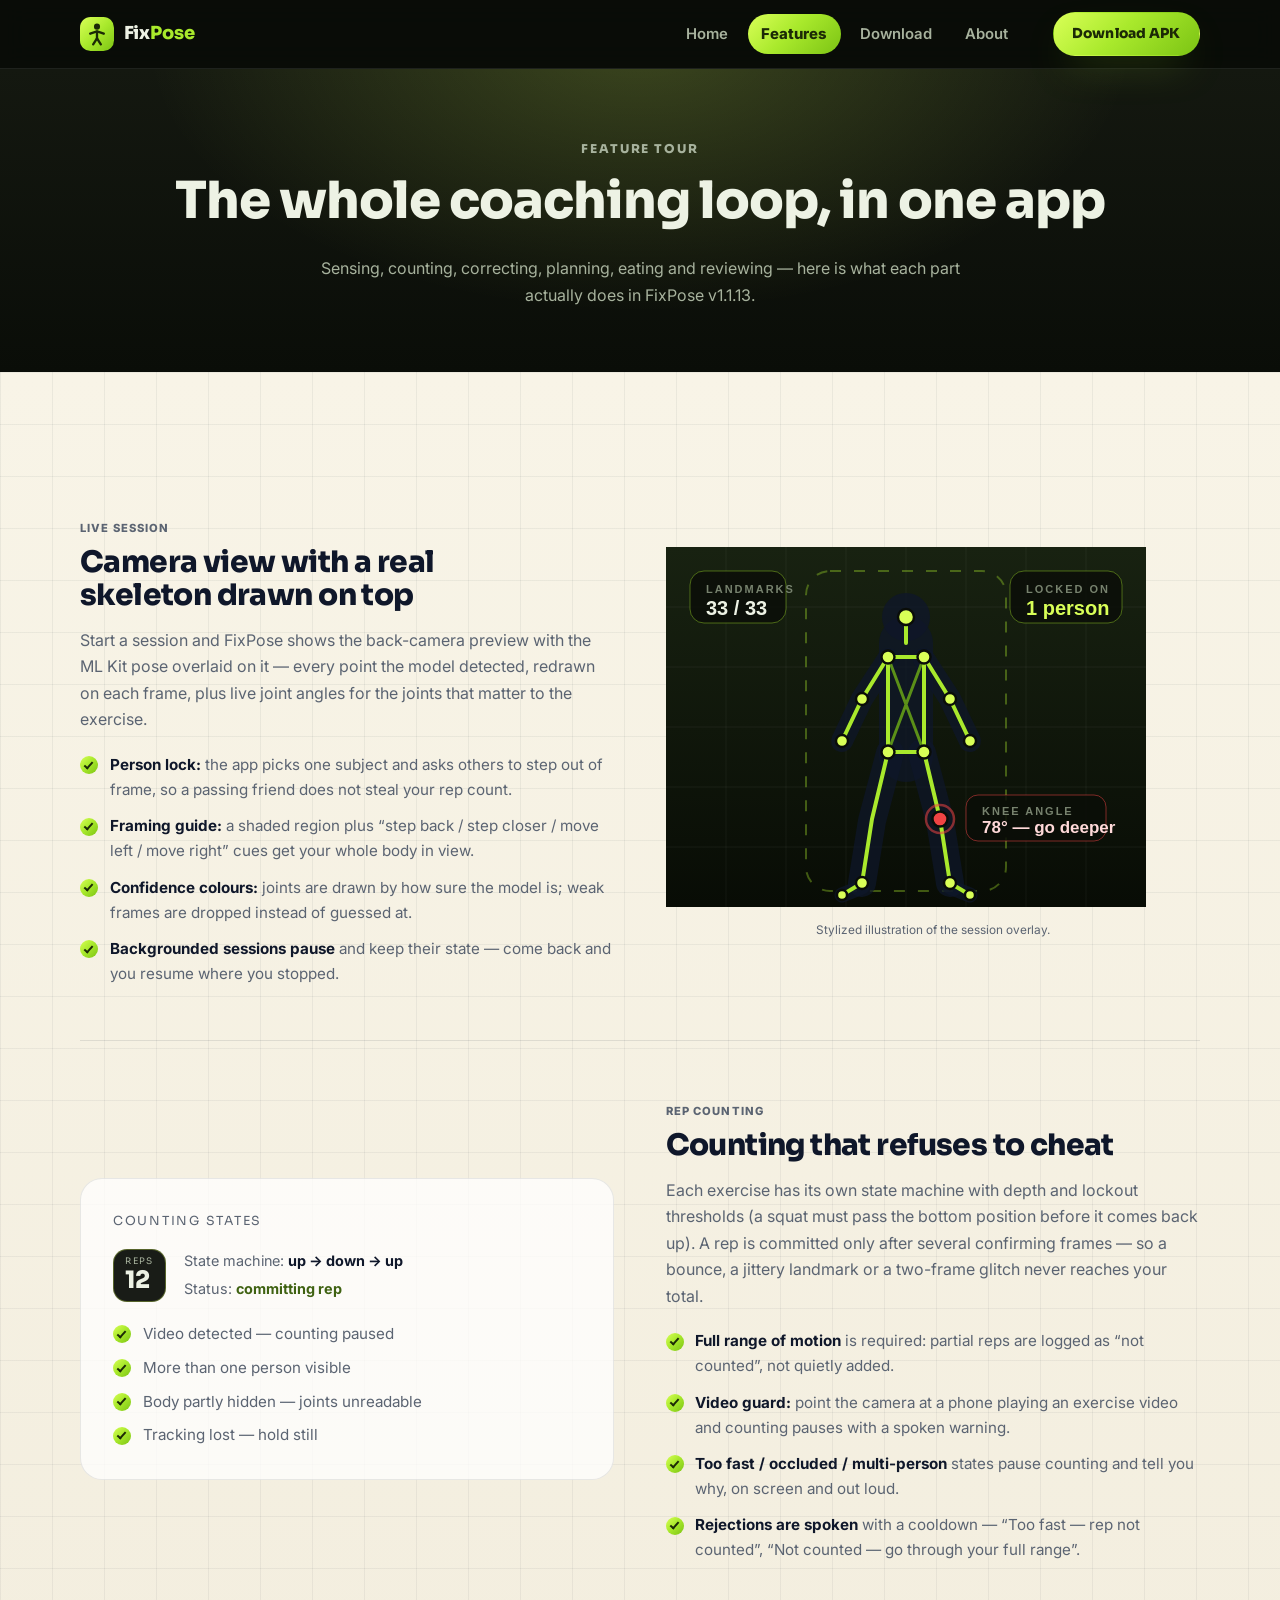
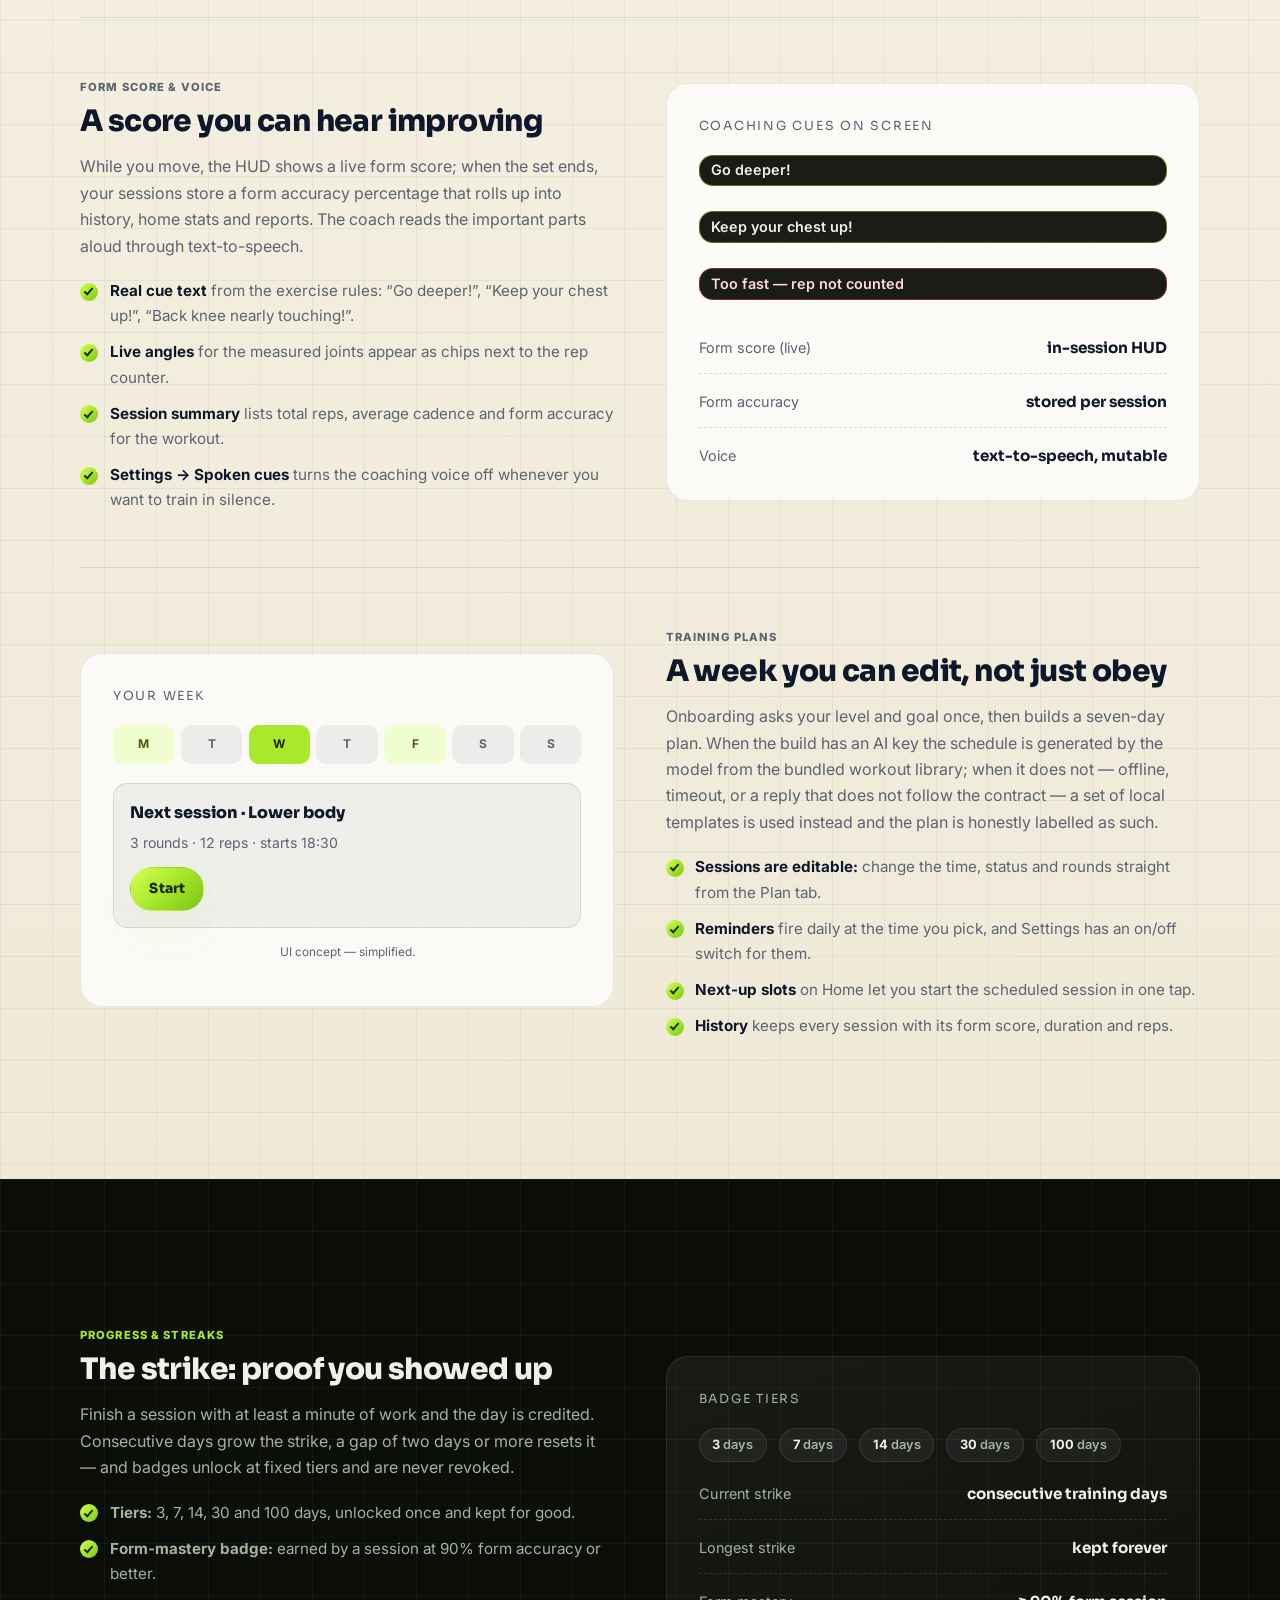
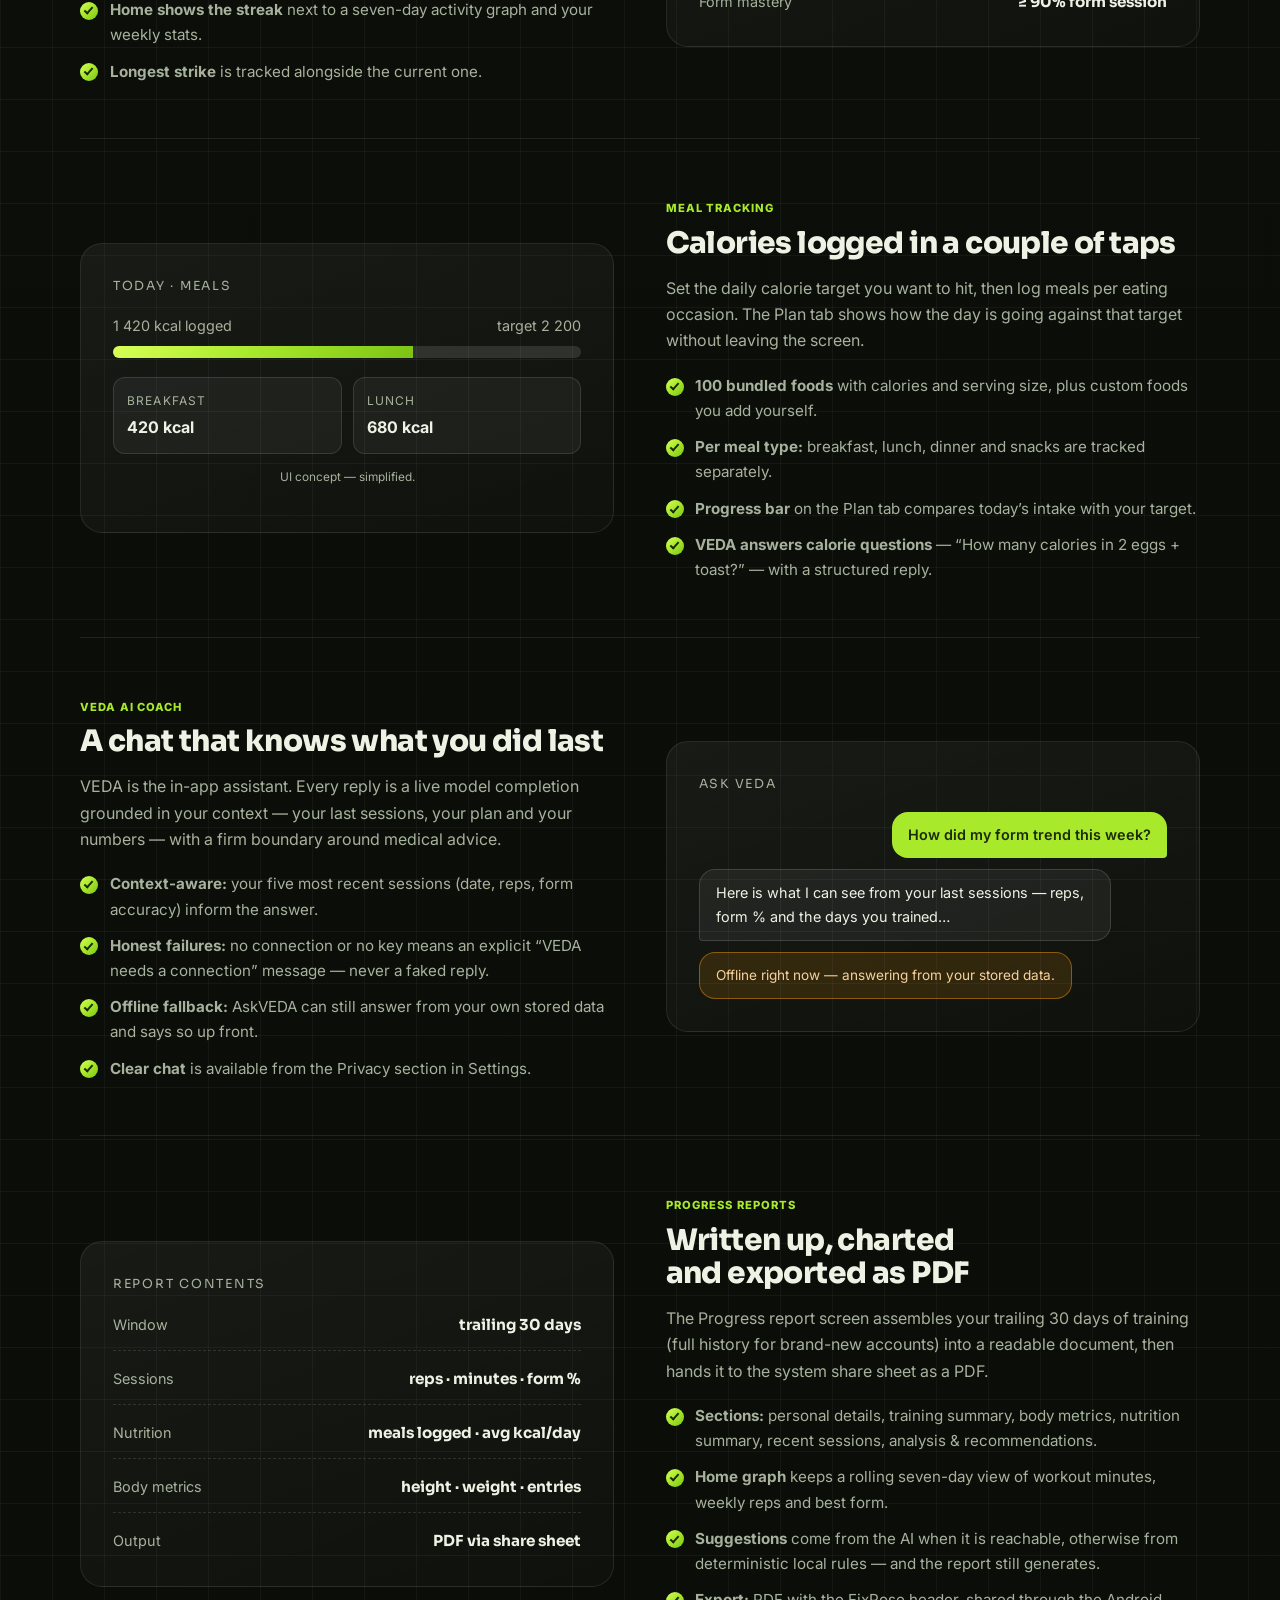
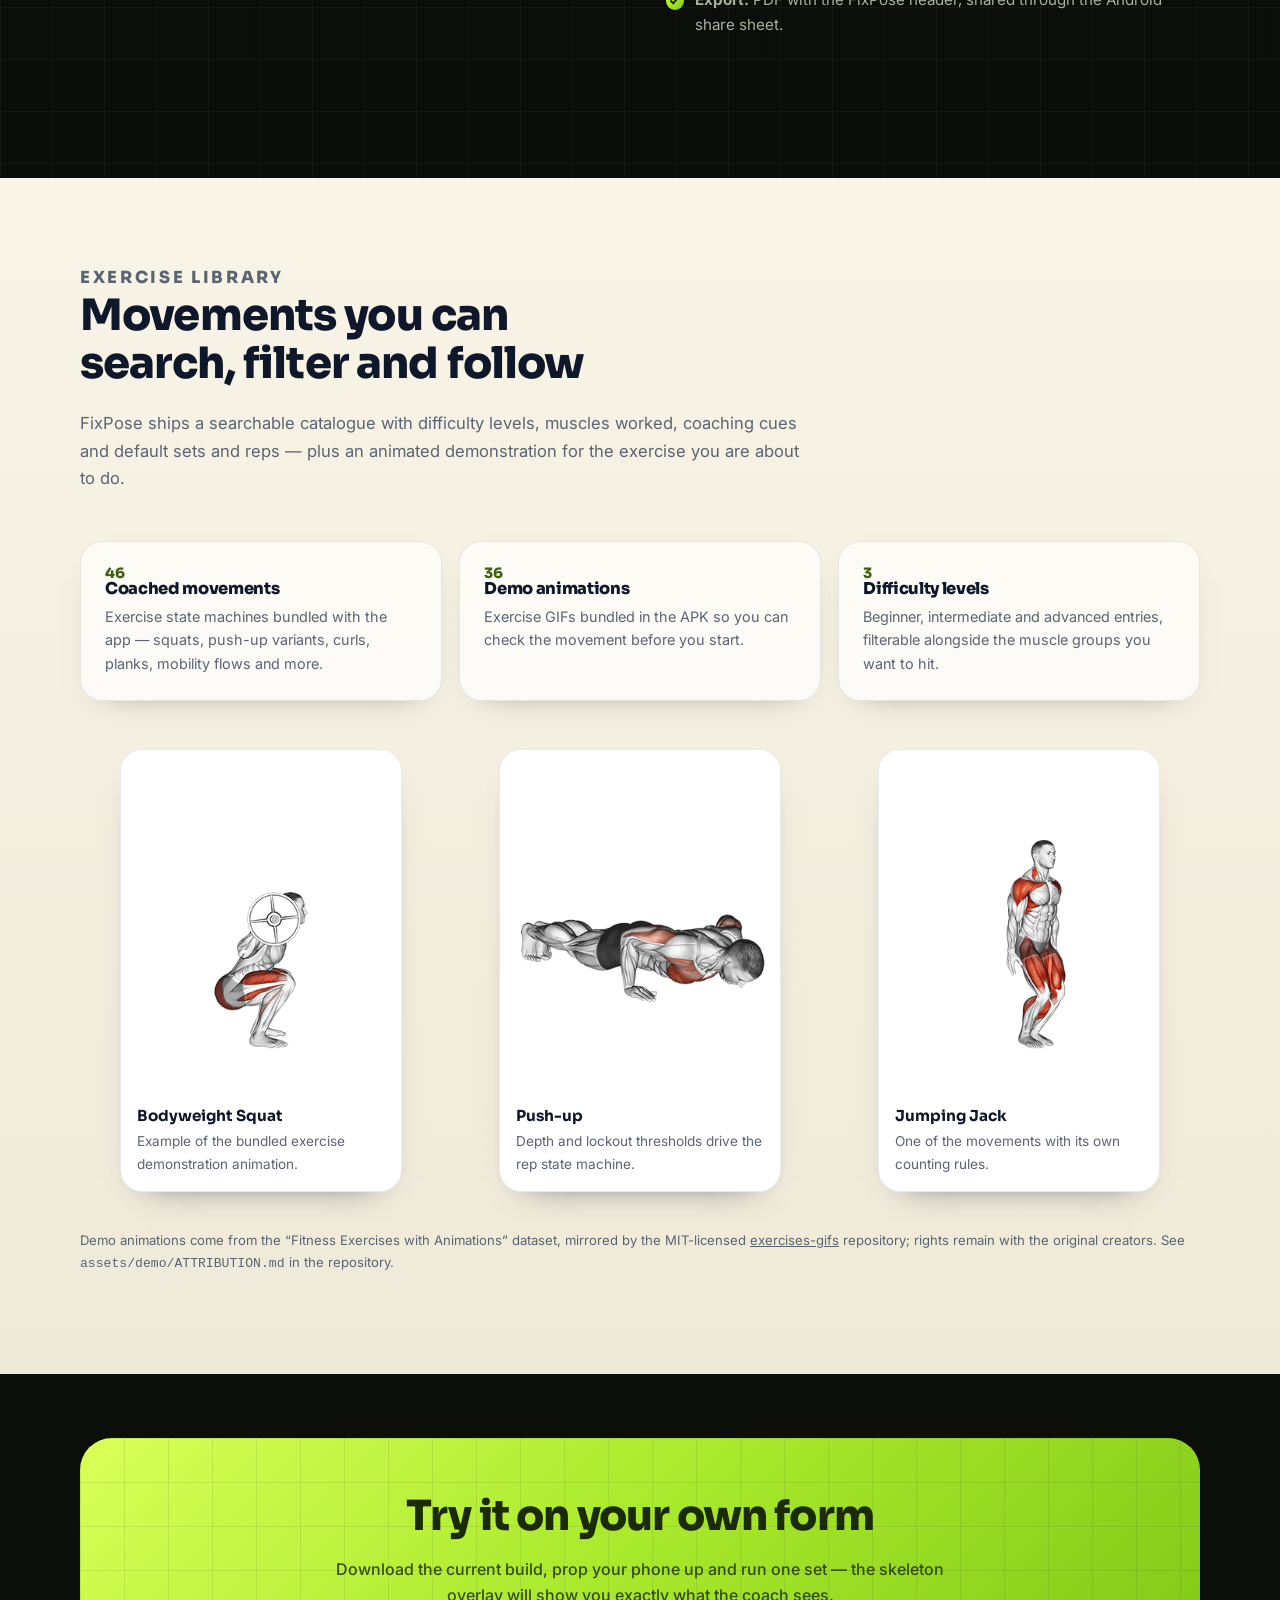
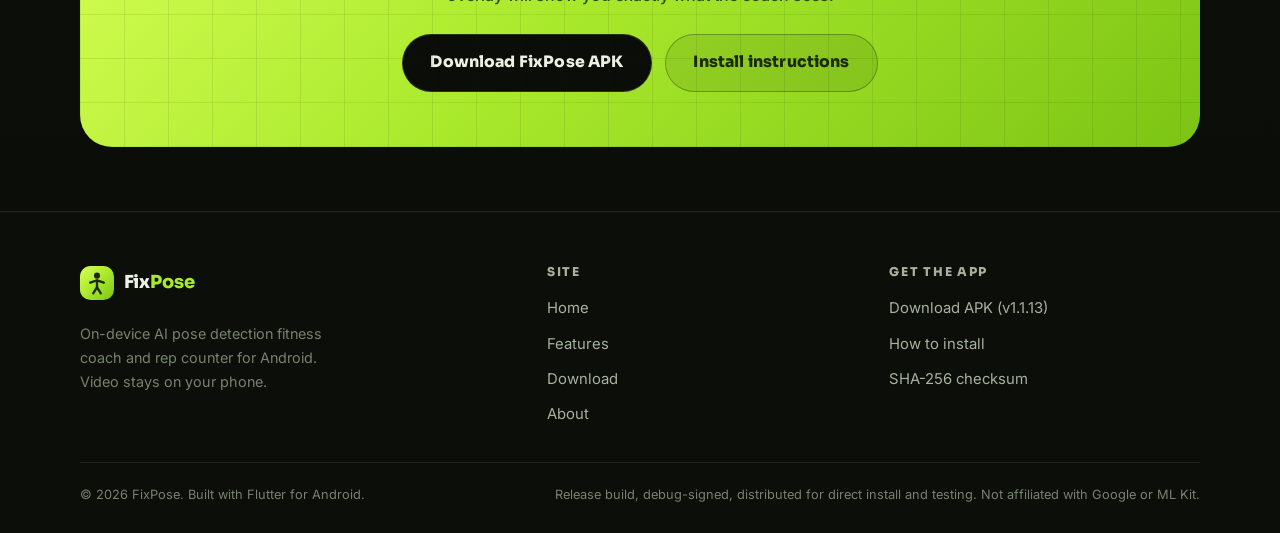
<file: features.html>
<!DOCTYPE html>
<html lang="en" class="no-js">
<head>
<meta charset="utf-8">
<meta name="viewport" content="width=device-width, initial-scale=1">
<title>Features — FixPose</title>
<meta name="description" content="Live camera sessions with a 33-point skeleton overlay, anti-false-count rep gating, spoken form coaching, training plans, strike streaks, meal logging, the VEDA AI coach and exportable progress reports.">
<meta name="theme-color" content="#0A0D08">
<meta name="robots" content="index, follow">

<meta property="og:type" content="website">
<meta property="og:site_name" content="FixPose">
<meta property="og:title" content="Features — FixPose">
<meta property="og:description" content="Live skeleton overlay, honest rep counting, spoken form coaching, training plans, strike streaks, meals, VEDA AI chat and progress reports.">
<meta property="og:image" content="assets/img/logo.svg">
<meta property="og:locale" content="en_US">
<meta name="twitter:card" content="summary">
<meta name="twitter:title" content="Features — FixPose">
<meta name="twitter:description" content="Live skeleton overlay, honest rep counting, spoken form coaching, training plans and the VEDA AI coach.">

<link rel="icon" href="assets/img/favicon.svg" type="image/svg+xml">
<link rel="apple-touch-icon" href="assets/img/logo.svg">
<link rel="preconnect" href="https://fonts.googleapis.com">
<link rel="preconnect" href="https://fonts.gstatic.com" crossorigin>
<link rel="stylesheet" href="https://fonts.googleapis.com/css2?family=Sora:wght@600;700;800&family=Inter:wght@400;500;600;700&display=swap">
<link rel="stylesheet" href="assets/css/styles.css">
<script>document.documentElement.className = "js";</script>
</head>
<body>
<a class="skip-link" href="#main">Skip to content</a>

<header class="site-header">
  <div class="container nav">
    <a class="brand" href="index.html" aria-label="FixPose — home">
      <img class="brand__mark" src="assets/img/logo.svg" alt="" width="34" height="34">
      <span class="brand__name">Fix<span>Pose</span></span>
    </a>

    <button class="nav__toggle" type="button" aria-expanded="false" aria-controls="primary-navigation" aria-label="Open menu">
      <svg viewBox="0 0 24 24" fill="none" stroke="currentColor" stroke-width="2" stroke-linecap="round" aria-hidden="true">
        <path d="M4 7h16M4 12h16M4 17h16"/>
      </svg>
    </button>

    <ul class="nav__links" id="primary-navigation">
      <li><a data-nav href="index.html">Home</a></li>
      <li><a data-nav href="features.html">Features</a></li>
      <li><a data-nav href="download.html">Download</a></li>
      <li><a data-nav href="about.html">About</a></li>
      <li><a class="nav__cta--mobile" href="https://github.com/Renin-hack26/POSEFIX/releases/download/v1.1.13/FixPose-latest.apk" download>Download APK</a></li>
    </ul>

    <a class="btn btn--primary btn--sm nav__cta" href="https://github.com/Renin-hack26/POSEFIX/releases/download/v1.1.13/FixPose-latest.apk" download>Download APK</a>
  </div>
</header>

<main id="main">

  <section class="dl-hero">
    <div class="container">
      <p class="kicker">Feature tour</p>
      <h1>The whole coaching loop, in one app</h1>
      <p>Sensing, counting, correcting, planning, eating and reviewing — here is what each part actually does in FixPose v1.1.13.</p>
    </div>
  </section>

  <!-- ============ LIGHT: VISION + COUNTING + COACHING + PLANS ============ -->
  <section class="section section--light section--grid" aria-labelledby="f-vision">
    <div class="container">

      <!-- 1. Live camera session -->
      <article class="feature-row">
        <div>
          <p class="card__tag">Live session</p>
          <h3 id="f-vision">Camera view with a real skeleton drawn on top</h3>
          <p>
            Start a session and FixPose shows the back-camera preview with the ML Kit pose overlaid on it —
            every point the model detected, redrawn on each frame, plus live joint angles for the joints that matter
            to the exercise.
          </p>
          <ul class="tick-list">
            <li><strong>Person lock:</strong> the app picks one subject and asks others to step out of frame, so a passing friend does not steal your rep count.</li>
            <li><strong>Framing guide:</strong> a shaded region plus “step back / step closer / move left / move right” cues get your whole body in view.</li>
            <li><strong>Confidence colours:</strong> joints are drawn by how sure the model is; weak frames are dropped instead of guessed at.</li>
            <li><strong>Backgrounded sessions pause</strong> and keep their state — come back and you resume where you stopped.</li>
          </ul>
        </div>
        <div class="feature-row__media reveal">
          <img src="assets/img/skeleton-overlay.svg" width="480" height="360"
               alt="Illustration of the FixPose skeleton overlay: joint dots and connecting lines over a stylized figure, with landmark, person-lock and knee-angle readouts.">
          <p class="phone__caption" style="color:var(--light-ink-2)">Stylized illustration of the session overlay.</p>
        </div>
      </article>

      <!-- 2. Rep counting -->
      <article class="feature-row feature-row--flip">
        <div>
          <p class="card__tag">Rep counting</p>
          <h3>Counting that refuses to cheat</h3>
          <p>
            Each exercise has its own state machine with depth and lockout thresholds (a squat must pass the bottom
            position before it comes back up). A rep is committed only after several confirming frames — so a bounce,
            a jittery landmark or a two-frame glitch never reaches your total.
          </p>
          <ul class="tick-list">
            <li><strong>Full range of motion</strong> is required: partial reps are logged as “not counted”, not quietly added.</li>
            <li><strong>Video guard:</strong> point the camera at a phone playing an exercise video and counting pauses with a spoken warning.</li>
            <li><strong>Too fast / occluded / multi-person</strong> states pause counting and tell you why, on screen and out loud.</li>
            <li><strong>Rejections are spoken</strong> with a cooldown — “Too fast — rep not counted”, “Not counted — go through your full range”.</li>
          </ul>
        </div>
        <div class="feature-row__media reveal">
          <div class="panel">
            <p class="panel__title">Counting states</p>
            <div style="display:flex;align-items:center;gap:1.1rem;margin-bottom:1.2rem">
              <div class="hud" style="position:static">
                <span class="hud__label">Reps</span>
                <span class="hud__value">12</span>
              </div>
              <div>
                <p style="margin:0;font-size:.9rem;color:var(--light-ink-2)">State machine: <strong style="color:var(--light-ink)">up → down → up</strong></p>
                <p style="margin:.25rem 0 0;font-size:.9rem;color:var(--light-ink-2)">Status: <strong style="color:var(--accent-deep)">committing rep</strong></p>
              </div>
            </div>
            <ul class="tick-list" style="gap:.55rem">
              <li>Video detected — counting paused</li>
              <li>More than one person visible</li>
              <li>Body partly hidden — joints unreadable</li>
              <li>Tracking lost — hold still</li>
            </ul>
          </div>
        </div>
      </article>

      <!-- 3. Form score + voice -->
      <article class="feature-row">
        <div>
          <p class="card__tag">Form score &amp; voice</p>
          <h3>A score you can hear improving</h3>
          <p>
            While you move, the HUD shows a live form score; when the set ends, your sessions store a form accuracy
            percentage that rolls up into history, home stats and reports. The coach reads the important parts aloud
            through text-to-speech.
          </p>
          <ul class="tick-list">
            <li><strong>Real cue text</strong> from the exercise rules: “Go deeper!”, “Keep your chest up!”, “Back knee nearly touching!”.</li>
            <li><strong>Live angles</strong> for the measured joints appear as chips next to the rep counter.</li>
            <li><strong>Session summary</strong> lists total reps, average cadence and form accuracy for the workout.</li>
            <li><strong>Settings → Spoken cues</strong> turns the coaching voice off whenever you want to train in silence.</li>
          </ul>
        </div>
        <div class="feature-row__media reveal">
          <div class="panel">
            <p class="panel__title">Coaching cues on screen</p>
            <div style="display:grid;gap:.7rem">
              <p class="hud" style="position:static;border-color:rgba(169,233,44,.4);font-family:var(--font-body);font-size:.9rem;font-weight:600;color:var(--ink)">Go deeper!</p>
              <p class="hud" style="position:static;border-color:rgba(169,233,44,.4);font-family:var(--font-body);font-size:.9rem;font-weight:600;color:var(--ink)">Keep your chest up!</p>
              <p class="hud" style="position:static;border-color:rgba(239,68,68,.45);font-family:var(--font-body);font-size:.9rem;font-weight:600;color:#ffd9d9">Too fast — rep not counted</p>
            </div>
            <dl class="spec-list" style="margin-top:1.3rem">
              <div><dt>Form score (live)</dt><dd>in-session HUD</dd></div>
              <div><dt>Form accuracy</dt><dd>stored per session</dd></div>
              <div><dt>Voice</dt><dd>text-to-speech, mutable</dd></div>
            </dl>
          </div>
        </div>
      </article>

      <!-- 4. Training plans -->
      <article class="feature-row feature-row--flip">
        <div>
          <p class="card__tag">Training plans</p>
          <h3>A week you can edit, not just obey</h3>
          <p>
            Onboarding asks your level and goal once, then builds a seven-day plan. When the build has an AI key the
            schedule is generated by the model from the bundled workout library; when it does not — offline, timeout,
            or a reply that does not follow the contract — a set of local templates is used instead and the plan is
            honestly labelled as such.
          </p>
          <ul class="tick-list">
            <li><strong>Sessions are editable:</strong> change the time, status and rounds straight from the Plan tab.</li>
            <li><strong>Reminders</strong> fire daily at the time you pick, and Settings has an on/off switch for them.</li>
            <li><strong>Next-up slots</strong> on Home let you start the scheduled session in one tap.</li>
            <li><strong>History</strong> keeps every session with its form score, duration and reps.</li>
          </ul>
        </div>
        <div class="feature-row__media reveal">
          <div class="panel">
            <p class="panel__title">Your week</p>
            <div style="display:grid;grid-template-columns:repeat(7,1fr);gap:.4rem;text-align:center;font-size:.75rem;font-weight:700;color:var(--light-ink-2)">
              <span style="background:var(--accent-soft);color:var(--accent-deep);border-radius:10px;padding:.6rem 0">M</span>
              <span style="background:rgba(15,23,42,.06);border-radius:10px;padding:.6rem 0">T</span>
              <span style="background:var(--accent);color:var(--accent-ink);border-radius:10px;padding:.6rem 0">W</span>
              <span style="background:rgba(15,23,42,.06);border-radius:10px;padding:.6rem 0">T</span>
              <span style="background:var(--accent-soft);color:var(--accent-deep);border-radius:10px;padding:.6rem 0">F</span>
              <span style="background:rgba(15,23,42,.06);border-radius:10px;padding:.6rem 0">S</span>
              <span style="background:rgba(15,23,42,.06);border-radius:10px;padding:.6rem 0">S</span>
            </div>
            <div style="margin-top:1.2rem;padding:1rem;border-radius:14px;background:rgba(15,23,42,.05);border:1px solid rgba(15,23,42,.1)">
              <p style="margin:0;font-family:var(--font-display);font-weight:800;color:var(--light-ink)">Next session · Lower body</p>
              <p style="margin:.3rem 0 .8rem;font-size:.88rem;color:var(--light-ink-2)">3 rounds · 12 reps · starts 18:30</p>
              <span class="btn btn--primary btn--sm" aria-hidden="true">Start</span>
            </div>
            <p class="phone__caption" style="color:var(--light-ink-2)">UI concept — simplified.</p>
          </div>
        </div>
      </article>

    </div>
  </section>

  <!-- ============ DARK: STRIKE + MEALS + VEDA + REPORTS ============ -->
  <section class="section section--dark section--grid" aria-labelledby="f-strike">
    <div class="container">

      <!-- 5. Strike -->
      <article class="feature-row">
        <div>
          <p class="card__tag" style="color:var(--accent)">Progress &amp; streaks</p>
          <h3 id="f-strike">The strike: proof you showed up</h3>
          <p>
            Finish a session with at least a minute of work and the day is credited. Consecutive days grow the strike,
            a gap of two days or more resets it — and badges unlock at fixed tiers and are never revoked.
          </p>
          <ul class="tick-list">
            <li><strong>Tiers:</strong> 3, 7, 14, 30 and 100 days, unlocked once and kept for good.</li>
            <li><strong>Form-mastery badge:</strong> earned by a session at 90% form accuracy or better.</li>
            <li><strong>Home shows the streak</strong> next to a seven-day activity graph and your weekly stats.</li>
            <li><strong>Longest strike</strong> is tracked alongside the current one.</li>
          </ul>
        </div>
        <div class="feature-row__media reveal">
          <div class="panel">
            <p class="panel__title">Badge tiers</p>
            <ul class="hero__meta" style="margin-bottom:1.2rem">
              <li><b>3</b>&nbsp;days</li>
              <li><b>7</b>&nbsp;days</li>
              <li><b>14</b>&nbsp;days</li>
              <li><b>30</b>&nbsp;days</li>
              <li><b>100</b>&nbsp;days</li>
            </ul>
            <dl class="spec-list">
              <div><dt>Current strike</dt><dd>consecutive training days</dd></div>
              <div><dt>Longest strike</dt><dd>kept forever</dd></div>
              <div><dt>Form mastery</dt><dd>≥ 90% form session</dd></div>
            </dl>
          </div>
        </div>
      </article>

      <!-- 6. Meals -->
      <article class="feature-row feature-row--flip">
        <div>
          <p class="card__tag" style="color:var(--accent)">Meal tracking</p>
          <h3>Calories logged in a couple of taps</h3>
          <p>
            Set the daily calorie target you want to hit, then log meals per eating occasion. The Plan tab shows how
            the day is going against that target without leaving the screen.
          </p>
          <ul class="tick-list">
            <li><strong>100 bundled foods</strong> with calories and serving size, plus custom foods you add yourself.</li>
            <li><strong>Per meal type:</strong> breakfast, lunch, dinner and snacks are tracked separately.</li>
            <li><strong>Progress bar</strong> on the Plan tab compares today’s intake with your target.</li>
            <li><strong>VEDA answers calorie questions</strong> — “How many calories in 2 eggs + toast?” — with a structured reply.</li>
          </ul>
        </div>
        <div class="feature-row__media reveal">
          <div class="panel">
            <p class="panel__title">Today · meals</p>
            <p style="display:flex;justify-content:space-between;font-size:.9rem;color:var(--ink-2);margin-bottom:.5rem">
              <span>1 420 kcal logged</span><span>target 2 200</span>
            </p>
            <div style="height:12px;border-radius:999px;background:rgba(255,255,255,.12);overflow:hidden">
              <div style="width:64%;height:100%;background:var(--grad-accent)"></div>
            </div>
            <div style="display:grid;grid-template-columns:repeat(2,1fr);gap:.7rem;margin-top:1.2rem">
              <div style="background:rgba(255,255,255,.05);border:1px solid rgba(255,255,255,.12);border-radius:12px;padding:.8rem">
                <p style="margin:0;font-size:.75rem;letter-spacing:.1em;text-transform:uppercase;color:var(--ink-2)">Breakfast</p>
                <p style="margin:.2rem 0 0;font-weight:700;color:var(--ink)">420 kcal</p>
              </div>
              <div style="background:rgba(255,255,255,.05);border:1px solid rgba(255,255,255,.12);border-radius:12px;padding:.8rem">
                <p style="margin:0;font-size:.75rem;letter-spacing:.1em;text-transform:uppercase;color:var(--ink-2)">Lunch</p>
                <p style="margin:.2rem 0 0;font-weight:700;color:var(--ink)">680 kcal</p>
              </div>
            </div>
            <p class="phone__caption">UI concept — simplified.</p>
          </div>
        </div>
      </article>

      <!-- 7. VEDA -->
      <article class="feature-row">
        <div>
          <p class="card__tag" style="color:var(--accent)">VEDA AI coach</p>
          <h3>A chat that knows what you did last</h3>
          <p>
            VEDA is the in-app assistant. Every reply is a live model completion grounded in your context — your last
            sessions, your plan and your numbers — with a firm boundary around medical advice.
          </p>
          <ul class="tick-list">
            <li><strong>Context-aware:</strong> your five most recent sessions (date, reps, form accuracy) inform the answer.</li>
            <li><strong>Honest failures:</strong> no connection or no key means an explicit “VEDA needs a connection” message — never a faked reply.</li>
            <li><strong>Offline fallback:</strong> AskVEDA can still answer from your own stored data and says so up front.</li>
            <li><strong>Clear chat</strong> is available from the Privacy section in Settings.</li>
          </ul>
        </div>
        <div class="feature-row__media reveal">
          <div class="panel">
            <p class="panel__title">Ask VEDA</p>
            <div style="display:grid;gap:.7rem">
              <p style="justify-self:end;max-width:80%;margin:0;background:var(--accent);color:var(--accent-ink);padding:.7rem 1rem;border-radius:16px 16px 4px 16px;font-size:.9rem;font-weight:600">How did my form trend this week?</p>
              <p style="justify-self:start;max-width:88%;margin:0;background:rgba(255,255,255,.06);border:1px solid rgba(255,255,255,.14);color:var(--ink);padding:.7rem 1rem;border-radius:16px 16px 16px 4px;font-size:.9rem">Here is what I can see from your last sessions — reps, form % and the days you trained…</p>
              <p style="justify-self:start;max-width:88%;margin:0;background:rgba(245,158,11,.14);border:1px solid rgba(245,158,11,.45);color:#f6d199;padding:.7rem 1rem;border-radius:16px;font-size:.85rem">Offline right now — answering from your stored data.</p>
            </div>
          </div>
        </div>
      </article>

      <!-- 8. Reports -->
      <article class="feature-row feature-row--flip">
        <div>
          <p class="card__tag" style="color:var(--accent)">Progress reports</p>
          <h3>Written up, charted and exported as PDF</h3>
          <p>
            The Progress report screen assembles your trailing 30 days of training (full history for brand-new
            accounts) into a readable document, then hands it to the system share sheet as a PDF.
          </p>
          <ul class="tick-list">
            <li><strong>Sections:</strong> personal details, training summary, body metrics, nutrition summary, recent sessions, analysis &amp; recommendations.</li>
            <li><strong>Home graph</strong> keeps a rolling seven-day view of workout minutes, weekly reps and best form.</li>
            <li><strong>Suggestions</strong> come from the AI when it is reachable, otherwise from deterministic local rules — and the report still generates.</li>
            <li><strong>Export:</strong> PDF with the FixPose header, shared through the Android share sheet.</li>
          </ul>
        </div>
        <div class="feature-row__media reveal">
          <div class="panel">
            <p class="panel__title">Report contents</p>
            <dl class="spec-list">
              <div><dt>Window</dt><dd>trailing 30 days</dd></div>
              <div><dt>Sessions</dt><dd>reps · minutes · form %</dd></div>
              <div><dt>Nutrition</dt><dd>meals logged · avg kcal/day</dd></div>
              <div><dt>Body metrics</dt><dd>height · weight · entries</dd></div>
              <div><dt>Output</dt><dd>PDF via share sheet</dd></div>
            </dl>
          </div>
        </div>
      </article>

    </div>
  </section>

  <!-- ============ EXERCISE LIBRARY ============ -->
  <section class="section section--light" aria-labelledby="f-library">
    <div class="container">
      <div class="section-head">
        <p class="kicker">Exercise library</p>
        <h2 id="f-library">Movements you can search, filter and follow</h2>
        <p>
          FixPose ships a searchable catalogue with difficulty levels, muscles worked, coaching cues and default sets
          and reps — plus an animated demonstration for the exercise you are about to do.
        </p>
      </div>

      <div class="spec-grid" style="margin-bottom:2rem">
        <div class="spec reveal" style="background:rgba(255,255,255,.7);border:var(--border-light)">
          <p class="spec__num">46</p>
          <h3>Coached movements</h3>
          <p style="color:var(--light-ink-2)">Exercise state machines bundled with the app — squats, push-up variants, curls, planks, mobility flows and more.</p>
        </div>
        <div class="spec reveal" style="background:rgba(255,255,255,.7);border:var(--border-light)">
          <p class="spec__num">36</p>
          <h3>Demo animations</h3>
          <p style="color:var(--light-ink-2)">Exercise GIFs bundled in the APK so you can check the movement before you start.</p>
        </div>
        <div class="spec reveal" style="background:rgba(255,255,255,.7);border:var(--border-light)">
          <p class="spec__num">3</p>
          <h3>Difficulty levels</h3>
          <p style="color:var(--light-ink-2)">Beginner, intermediate and advanced entries, filterable alongside the muscle groups you want to hit.</p>
        </div>
      </div>

      <div class="demo-grid">
        <figure class="demo-card reveal">
          <img src="assets/img/demo/squat.gif" alt="Animated demonstration of a barbell back squat." loading="lazy" width="340" height="340">
          <figcaption><b>Bodyweight Squat</b>Example of the bundled exercise demonstration animation.</figcaption>
        </figure>
        <figure class="demo-card reveal">
          <img src="assets/img/demo/pushup.gif" alt="Animated demonstration of a push-up." loading="lazy" width="340" height="340">
          <figcaption><b>Push-up</b>Depth and lockout thresholds drive the rep state machine.</figcaption>
        </figure>
        <figure class="demo-card reveal">
          <img src="assets/img/demo/jumpingJack.gif" alt="Animated demonstration of a jumping jack." loading="lazy" width="340" height="340">
          <figcaption><b>Jumping Jack</b>One of the movements with its own counting rules.</figcaption>
        </figure>
      </div>

      <p style="margin-top:1.4rem;font-size:.82rem;color:var(--light-ink-2)">
        Demo animations come from the “Fitness Exercises with Animations” dataset, mirrored by the MIT-licensed
        <a href="https://github.com/omercotkd/exercises-gifs" rel="noopener">exercises-gifs</a> repository; rights remain
        with the original creators. See <code>assets/demo/ATTRIBUTION.md</code> in the repository.
      </p>
    </div>
  </section>

  <!-- ============ CTA ============ -->
  <section class="section section--tight section--dark" aria-labelledby="cta-title">
    <div class="container">
      <div class="cta-band reveal">
        <h2 id="cta-title">Try it on your own form</h2>
        <p>Download the current build, prop your phone up and run one set — the skeleton overlay will show you exactly what the coach sees.</p>
        <a class="btn btn--dark" href="https://github.com/Renin-hack26/POSEFIX/releases/download/v1.1.13/FixPose-latest.apk" download>Download FixPose APK</a>
        <a class="btn btn--ghost" href="download.html" style="background:rgba(28,42,6,.1);border-color:rgba(28,42,6,.35);color:var(--accent-ink)">Install instructions</a>
      </div>
    </div>
  </section>

</main>

<footer class="site-footer">
  <div class="container">
    <div class="footer__grid">
      <div class="footer__about">
        <a class="brand" href="index.html">
          <img class="brand__mark" src="assets/img/logo.svg" alt="" width="34" height="34">
          <span class="brand__name">Fix<span>Pose</span></span>
        </a>
        <p>On-device AI pose detection fitness coach and rep counter for Android. Video stays on your phone.</p>
      </div>

      <nav class="footer__col" aria-label="Footer">
        <h4>Site</h4>
        <ul>
          <li><a data-nav href="index.html">Home</a></li>
          <li><a data-nav href="features.html">Features</a></li>
          <li><a data-nav href="download.html">Download</a></li>
          <li><a data-nav href="about.html">About</a></li>
        </ul>
      </nav>

      <div class="footer__col">
        <h4>Get the app</h4>
        <ul>
          <li><a href="https://github.com/Renin-hack26/POSEFIX/releases/download/v1.1.13/FixPose-latest.apk" download>Download APK (v1.1.13)</a></li>
          <li><a href="download.html#sideload">How to install</a></li>
          <li><a href="download.html#checksum">SHA-256 checksum</a></li>
        </ul>
      </div>
    </div>

    <div class="footer__bottom">
      <p>&copy; <span data-year>2026</span> FixPose. Built with Flutter for Android.</p>
      <p>Release build, debug-signed, distributed for direct install and testing. Not affiliated with Google or ML Kit.</p>
    </div>
  </div>
</footer>

<script src="assets/js/main.js" defer></script>
</body>
</html>
</file>
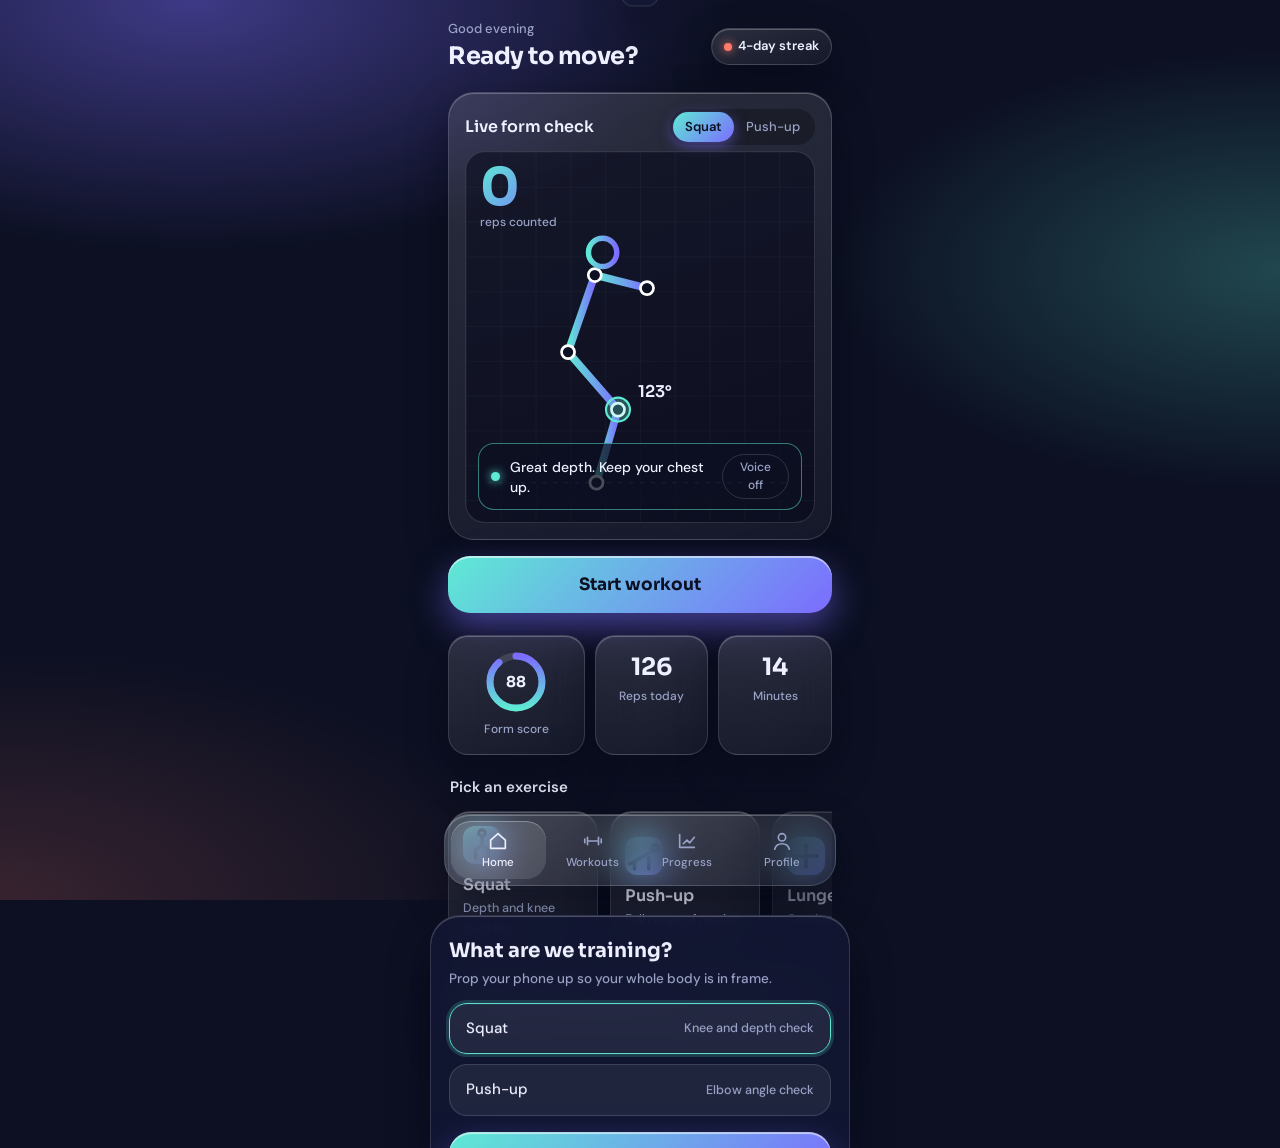
<file: sample/dark theme sample.html>
<!DOCTYPE html>
<html lang="en">
<head>
<meta charset="utf-8">
<meta name="viewport" content="width=device-width, initial-scale=1, viewport-fit=cover">
<title>Posefix – Home screen</title>
<link rel="stylesheet" href="https://fonts.googleapis.com/css2?family=Sora:wght@400;600;700&family=DM+Sans:wght@400;500;600&display=swap">
<style>
:root{--bg:#0c1022;--ink:#eef0ff;--mute:#9aa3c7;--glass:rgba(255,255,255,.07);--line:rgba(255,255,255,.14);--a:#5eead4;--b:#7c6cff;--warn:#ff7a6b;--ok:#5eead4;
--grad:linear-gradient(135deg,#5eead4,#7c6cff);box-sizing:border-box;padding-top:env(safe-area-inset-top,0px);padding-bottom:env(safe-area-inset-bottom,0px)}
html{scroll-padding-top:env(safe-area-inset-top,0px)}
*{box-sizing:border-box;margin:0}
body{background:var(--bg);color:var(--ink);font:500 15px/1.45 'DM Sans',system-ui,sans-serif;min-height:100vh;display:flex;justify-content:center;
background-image:radial-gradient(60% 40% at 15% 0%,rgba(124,108,255,.45),transparent 70%),radial-gradient(50% 35% at 100% 30%,rgba(94,234,212,.25),transparent 70%),radial-gradient(60% 40% at 0% 100%,rgba(255,122,107,.18),transparent 70%);background-attachment:fixed}
h1,h2,.num{font-family:'Sora',system-ui,sans-serif}
button{font:inherit;color:inherit;border:0;background:none;cursor:pointer}
button:focus-visible{outline:2px solid var(--a);outline-offset:2px}
.app{width:100%;max-width:420px;padding:20px 18px 110px;position:relative}
.glass{background:linear-gradient(160deg,rgba(255,255,255,.13),rgba(255,255,255,.04));border:1px solid var(--line);border-radius:26px;backdrop-filter:blur(18px);-webkit-backdrop-filter:blur(18px);box-shadow:inset 0 1px 0 rgba(255,255,255,.25),0 18px 40px rgba(4,6,20,.45)}
header{display:flex;justify-content:space-between;align-items:center;margin-bottom:18px}
header h1{font-size:24px;font-weight:700;letter-spacing:-.02em}
header p{color:var(--mute);font-size:13px}
.streak{padding:8px 12px;border-radius:99px;font-size:13px;font-weight:600;display:flex;gap:6px;align-items:center}
.streak i{width:8px;height:8px;border-radius:50%;background:var(--warn);box-shadow:0 0 10px var(--warn)}
.hero{padding:16px;overflow:hidden}
.hero-top{display:flex;justify-content:space-between;align-items:center;margin-bottom:6px}
.hero-top h2{font-size:16px;font-weight:600}
.seg{display:flex;padding:3px;border-radius:99px;background:rgba(0,0,0,.28)}
.seg button{padding:6px 12px;border-radius:99px;font-size:13px;color:var(--mute);transition:.25s}
.seg button[aria-pressed=true]{background:var(--grad);color:#0c1022;font-weight:600;box-shadow:0 4px 14px rgba(124,108,255,.5)}
.stage{position:relative;border-radius:20px;background:rgba(6,9,26,.55);border:1px solid var(--line);overflow:hidden}
svg{display:block;width:100%;height:auto}
.rep{position:absolute;left:14px;top:10px}
.rep .num{font-size:52px;font-weight:700;line-height:1;background:var(--grad);-webkit-background-clip:text;background-clip:text;color:transparent}
.rep small{display:block;color:var(--mute);font-size:12px}
.rep .num.pop{animation:pop .35s}
@keyframes pop{40%{transform:scale(1.18)}}
.cue{position:absolute;left:12px;right:12px;bottom:12px;display:flex;gap:10px;align-items:center;padding:10px 12px;border-radius:16px;background:rgba(12,16,34,.75);border:1px solid var(--line);font-size:14px;transition:.3s;opacity:0;transform:translateY(8px)}
.cue.show{opacity:1;transform:none}
.cue.warn{border-color:var(--warn);color:#ffd3cd}.cue.ok{border-color:rgba(94,234,212,.5)}
.cue b{width:9px;height:9px;border-radius:50%;flex:none;background:var(--ok);box-shadow:0 0 10px var(--ok)}
.cue.warn b{background:var(--warn);box-shadow:0 0 10px var(--warn)}
.voice{margin-left:auto;font-size:12px;padding:4px 10px;border-radius:99px;border:1px solid var(--line);color:var(--mute)}
.voice[aria-pressed=true]{color:#0c1022;background:var(--a);border-color:var(--a)}
.go{position:relative;overflow:hidden;width:100%;margin:16px 0 22px;padding:18px;border-radius:22px;background:var(--grad);color:#0c1022;font:700 17px 'Sora',sans-serif;box-shadow:inset 0 2px 0 rgba(255,255,255,.55),0 14px 34px rgba(124,108,255,.5);transition:transform .2s}
.go::after{content:"";position:absolute;inset:0 auto 0 -60%;width:40%;background:linear-gradient(100deg,transparent,rgba(255,255,255,.55),transparent);transform:skewX(-20deg);animation:sheen 3.6s 1s infinite}
@keyframes sheen{to{left:130%}}
.go:active{transform:scale(.97)}
.stats{display:grid;grid-template-columns:1.2fr 1fr 1fr;gap:10px;margin-bottom:22px}
.stat{padding:14px 12px;border-radius:20px;text-align:center}
.stat .num{font-size:24px;font-weight:700}.stat small{color:var(--mute);font-size:12px}
.ring{width:64px;height:64px;margin:0 auto 4px;display:block}
h3{font-size:15px;font-weight:600;margin:0 2px 10px}
.row{display:flex;gap:12px;overflow-x:auto;padding:2px 2px 14px;scroll-snap-type:x mandatory;scrollbar-width:none}
.row::-webkit-scrollbar{display:none}
.ex{flex:none;width:150px;padding:14px;border-radius:22px;text-align:left;scroll-snap-align:start;transition:transform .2s,border-color .2s}
.ex:active{transform:scale(.96)}
.ex:hover{border-color:rgba(94,234,212,.6)}
.ex strong{display:block;font:600 16px 'Sora',sans-serif;margin:10px 0 2px}
.ex span{color:var(--mute);font-size:12.5px}
.ex .ic{width:38px;height:38px;border-radius:12px;background:var(--grad);display:grid;place-items:center}
.ex.soon{opacity:.55}
.priv{display:flex;gap:12px;padding:14px 16px;border-radius:20px;font-size:13.5px;color:var(--mute);align-items:center}
.priv svg{width:26px;flex:none}
nav{position:fixed;left:50%;bottom:calc(14px + env(safe-area-inset-bottom,0px));transform:translateX(-50%);width:calc(100% - 28px);max-width:392px;display:grid;grid-template-columns:repeat(4,1fr);padding:6px;border-radius:26px;z-index:5;background:rgba(16,20,44,.72)}
nav .ind{position:absolute;top:6px;bottom:6px;left:6px;width:calc((100% - 12px)/4);border-radius:20px;background:rgba(255,255,255,.12);box-shadow:inset 0 1px 0 rgba(255,255,255,.3);transition:transform .35s cubic-bezier(.3,1.3,.5,1)}
nav button{position:relative;padding:9px 0 7px;font-size:11.5px;color:var(--mute);display:flex;flex-direction:column;align-items:center;gap:3px;transition:color .2s}
nav button[aria-current=page]{color:var(--ink)}
nav svg{width:22px;height:22px;stroke:currentColor;fill:none;stroke-width:1.8;stroke-linecap:round;stroke-linejoin:round}
.sheet-bg{position:fixed;inset:0;background:rgba(4,6,20,.6);opacity:0;pointer-events:none;transition:.3s;z-index:8}
.sheet{position:fixed;left:50%;bottom:0;width:100%;max-width:420px;transform:translate(-50%,105%);transition:transform .45s cubic-bezier(.2,.9,.3,1);z-index:9;padding:20px 18px calc(24px + env(safe-area-inset-bottom,0px));border-radius:30px 30px 0 0;background:rgba(18,22,50,.92)}
body.open .sheet-bg{opacity:1;pointer-events:auto}body.open .sheet{transform:translate(-50%,0)}
.sheet h2{font-size:20px;margin-bottom:4px}.sheet p{color:var(--mute);font-size:13.5px;margin-bottom:14px}
.opt{display:flex;width:100%;justify-content:space-between;align-items:center;padding:14px 16px;border-radius:18px;margin-bottom:10px;border:1px solid var(--line);background:var(--glass);text-align:left}
.opt[aria-pressed=true]{border-color:var(--a);box-shadow:0 0 0 3px rgba(94,234,212,.18)}
.opt span{color:var(--mute);font-size:12.5px}
.toast{position:fixed;left:50%;top:calc(16px + env(safe-area-inset-top,0px));transform:translate(-50%,-140%);padding:11px 18px;border-radius:99px;z-index:20;font-size:13.5px;transition:transform .4s cubic-bezier(.2,.9,.3,1);background:rgba(20,24,52,.92)}
.toast.on{transform:translate(-50%,0)}
.view{display:none}.view.on{display:block;animation:vin .35s}
@keyframes vin{from{opacity:0;transform:translateY(8px)}}
.view>h1{font-size:24px;margin-bottom:4px}.sub{color:var(--mute);font-size:13.5px;margin-bottom:16px}
.item{display:flex;align-items:center;gap:12px;padding:14px;border-radius:20px;margin-bottom:10px}
.item div{flex:1}.item strong{display:block;font:600 15px 'Sora',sans-serif}.item span{color:var(--mute);font-size:12.5px}
.pill{padding:9px 16px;border-radius:99px;background:var(--grad);color:#0c1022;font-weight:700;font-size:13px}
.pill[disabled]{background:rgba(255,255,255,.1);color:var(--mute);cursor:default}
.plan{padding:18px;margin-bottom:16px}.plan h2{font-size:18px;margin-bottom:4px}.plan p{color:var(--mute);font-size:13.5px;margin-bottom:14px}
.big{padding:18px 18px 0;margin-bottom:12px}.big .num{font-size:40px;font-weight:700}.big small{color:var(--mute);font-size:13px;margin-left:6px}
.bars{display:flex;gap:8px;align-items:flex-end;height:120px;padding-top:14px}
.bars i{flex:1;border-radius:10px 10px 4px 4px;background:var(--grad);height:0;transition:height .7s cubic-bezier(.2,.9,.3,1)}
.days{display:flex;gap:8px;padding:6px 0 14px;color:var(--mute);font-size:11.5px}.days span{flex:1;text-align:center}
.avatar{width:72px;height:72px;border-radius:50%;background:var(--grad);display:grid;place-items:center;font:700 26px 'Sora',sans-serif;color:#0c1022;margin:4px 0 12px;box-shadow:0 10px 30px rgba(124,108,255,.5)}
.sw{width:46px;height:28px;border-radius:99px;background:rgba(255,255,255,.14);position:relative;flex:none;transition:.25s}
.sw::after{content:"";position:absolute;top:3px;left:3px;width:22px;height:22px;border-radius:50%;background:#fff;transition:.25s}
.sw[aria-pressed=true]{background:var(--a)}.sw[aria-pressed=true]::after{left:21px}
.endset{display:none}.go.endset{margin:12px 0 0}
.form{padding:18px;margin-bottom:12px}.form h2{font-size:18px;margin-bottom:2px}.form .sub{margin-bottom:0}
.grid{display:grid;grid-template-columns:repeat(3,1fr);gap:10px;margin:14px 0}
label{display:block;font-size:12px;color:var(--mute)}
input{width:100%;margin-top:6px;padding:12px 10px;border-radius:14px;border:1px solid var(--line);background:rgba(0,0,0,.28);color:var(--ink);font:600 16px 'Sora',sans-serif;outline:0;transition:.2s}
input:focus{border-color:var(--a);box-shadow:0 0 0 3px rgba(94,234,212,.18)}
.lbl{font-size:12px;color:var(--mute);margin-bottom:6px}
#gender{display:flex}#gender button{flex:1;padding:9px 4px}
.bmi{margin-top:12px;font-size:13.5px;color:var(--mute)}.bmi b{color:var(--ink)}
#sum{margin-bottom:14px}
body.cam .endset{display:block}body.cam nav{display:none}
body.cam .hero{position:fixed;inset:0;z-index:15;border-radius:0;display:flex;flex-direction:column;padding:calc(16px + env(safe-area-inset-top,0px)) 16px calc(16px + env(safe-area-inset-bottom,0px));background:var(--bg)}
body.cam .stage{flex:1;display:flex;align-items:center;justify-content:center;min-height:0}
body.cam .stage svg{height:100%;max-height:100%}
@media (prefers-reduced-motion:reduce){*{animation:none!important;transition:none!important}}
</style>
</head>
<body>
<main class="app">
<div class="view on" id="v0">
  <header>
    <div><p>Good evening</p><h1>Ready to move?</h1></div>
    <div class="glass streak"><i></i>4-day streak</div>
  </header>

  <section class="glass hero" aria-label="Live form check demo">
    <div class="hero-top"><h2>Live form check</h2>
      <div class="seg" role="group" aria-label="Exercise">
        <button data-ex="squat" aria-pressed="true">Squat</button>
        <button data-ex="pushup" aria-pressed="false">Push-up</button>
      </div></div>
    <div class="stage">
      <svg viewBox="0 0 320 340" aria-hidden="true">
        <defs><linearGradient id="g" x1="0" x2="1"><stop offset="0" stop-color="#5eead4"/><stop offset="1" stop-color="#7c6cff"/></linearGradient>
        <pattern id="grid" width="32" height="32" patternUnits="userSpaceOnUse"><path d="M32 0H0V32" fill="none" stroke="rgba(255,255,255,.05)"/></pattern></defs>
        <rect width="320" height="340" fill="url(#grid)"/>
        <line x1="20" y1="304" x2="300" y2="304" stroke="rgba(255,255,255,.2)" stroke-dasharray="4 6"/>
        <g id="bones" stroke="url(#g)" stroke-width="7" stroke-linecap="round" stroke-linejoin="round" fill="none"></g>
        <g id="joints"></g>
        <text id="ang" fill="#eef0ff" font-family="Sora" font-size="15" font-weight="600"></text>
      </svg>
      <div class="rep"><div class="num" id="reps">0</div><small>reps counted</small></div>
      <div class="cue" id="cue"><b></b><span id="cueTxt"></span><button class="voice" id="voice" aria-pressed="false">Voice off</button></div>
    </div>
    <button class="go endset" id="end">End set</button>
  </section>

  <button class="go" id="start">Start workout</button>

  <section class="stats" aria-label="Today">
    <div class="glass stat">
      <svg class="ring" viewBox="0 0 64 64"><circle cx="32" cy="32" r="26" fill="none" stroke="rgba(255,255,255,.12)" stroke-width="7"/><circle cx="32" cy="32" r="26" fill="none" stroke="url(#g)" stroke-width="7" stroke-linecap="round" stroke-dasharray="163.4" stroke-dashoffset="19.6" transform="rotate(-90 32 32)"/><text x="32" y="37" text-anchor="middle" fill="#eef0ff" font-family="Sora" font-weight="700" font-size="15">88</text></svg>
      <small>Form score</small></div>
    <div class="glass stat"><div class="num">126</div><small>Reps today</small></div>
    <div class="glass stat"><div class="num">14</div><small>Minutes</small></div>
  </section>

  <h3>Pick an exercise</h3>
  <div class="row">
    <button class="glass ex" data-pick="squat"><div class="ic"><svg width="20" height="20" viewBox="0 0 24 24" fill="none" stroke="#0c1022" stroke-width="2.2" stroke-linecap="round"><circle cx="12" cy="4.5" r="2"/><path d="M12 7v5l-4 3v5M12 12l4 3v5"/></svg></div><strong>Squat</strong><span>Depth and knee tracking</span></button>
    <button class="glass ex" data-pick="pushup"><div class="ic"><svg width="20" height="20" viewBox="0 0 24 24" fill="none" stroke="#0c1022" stroke-width="2.2" stroke-linecap="round"><circle cx="19" cy="7" r="2"/><path d="M3 17l14-8M6 20v-3M15 20v-7"/></svg></div><strong>Push-up</strong><span>Full range of motion</span></button>
    <button class="glass ex soon" data-pick="soon"><div class="ic"><svg width="20" height="20" viewBox="0 0 24 24" fill="none" stroke="#0c1022" stroke-width="2.2" stroke-linecap="round"><path d="M12 5v14M5 12h14"/></svg></div><strong>Lunge</strong><span>Coming soon</span></button>
  </div>

  <div class="glass priv"><svg viewBox="0 0 24 24" fill="none" stroke="#5eead4" stroke-width="1.8" stroke-linecap="round" stroke-linejoin="round"><path d="M12 3l7 3v5c0 5-3 8-7 10-4-2-7-5-7-10V6z"/><path d="M9 12l2 2 4-4"/></svg><span>Everything runs on your phone. Your camera video never leaves the device.</span></div>
</div>

<section class="view" id="v1"><h1>Workouts</h1><p class="sub">Pick a move and the coach starts watching your form.</p>
  <div class="glass plan"><h2>Hostel room routine</h2><p>10 min. 3 sets of squats, then 3 sets of push-ups. No equipment.</p><button class="pill" data-go="squat">Start routine</button></div>
  <div class="glass item"><div><strong>Squat</strong><span>Knee and depth check</span></div><button class="pill" data-go="squat">Start</button></div>
  <div class="glass item"><div><strong>Push-up</strong><span>Elbow angle and range</span></div><button class="pill" data-go="pushup">Start</button></div>
  <div class="glass item"><div><strong>Lunge</strong><span>Balance and knee tracking</span></div><button class="pill" disabled>Soon</button></div>
  <div class="glass item"><div><strong>Plank</strong><span>Hip and back alignment</span></div><button class="pill" disabled>Soon</button></div>
</section>

<section class="view" id="v2"><h1>Progress</h1><p class="sub">How your form is changing this week.</p>
  <div class="glass big"><span class="num">88</span><small>average form score, up 12</small>
    <div class="bars"><i></i><i></i><i></i><i></i><i></i><i></i><i></i></div>
    <div class="days"><span>Mon</span><span>Tue</span><span>Wed</span><span>Thu</span><span>Fri</span><span>Sat</span><span>Sun</span></div></div>
  <div class="glass item"><div><strong>Most common fix</strong><span>Knees caving in on 6 squat reps</span></div></div>
  <div class="glass item"><div><strong>Best session</strong><span>Thursday, 42 clean reps</span></div></div>
</section>

<section class="view" id="v3"><h1>Your profile</h1><p class="sub">Set up how the coach talks to you.</p>
  <div class="avatar">Y</div>
  <p class="sub" id="sum">Add your details below.</p>
  <div class="glass form"><h2>Body details</h2><p class="sub">The coach uses these to fit angle limits to your body. Saved on this phone only.</p>
    <div class="grid">
      <label>Age<input id="age" type="number" inputmode="numeric" min="13" max="99" placeholder="21"></label>
      <label>Height (cm)<input id="ht" type="number" inputmode="decimal" min="100" max="230" placeholder="170"></label>
      <label>Weight (kg)<input id="wt" type="number" inputmode="decimal" min="25" max="250" placeholder="65"></label>
    </div>
    <div class="lbl">Gender</div>
    <div class="seg" id="gender" role="group" aria-label="Gender">
      <button data-g="Female" aria-pressed="false">Female</button><button data-g="Male" aria-pressed="false">Male</button><button data-g="Other" aria-pressed="false">Other</button><button data-g="Not shared" aria-pressed="false">Skip</button>
    </div>
    <div class="bmi" id="bmi">Add height and weight to see your BMI.</div>
    <button class="go" id="save" style="margin:14px 0 0;padding:14px;font-size:15px">Save details</button>
  </div>
  <div class="glass item"><div><strong>Voice coaching</strong><span>Spoken corrections during a set</span></div><button class="sw" id="sw1" aria-pressed="false" aria-label="Voice coaching"></button></div>
  <div class="glass item"><div><strong>Count reps aloud</strong><span>Say each rep as it counts</span></div><button class="sw" aria-pressed="true" aria-label="Count reps aloud"></button></div>
  <div class="glass item"><div><strong>Camera</strong><span>Front camera, phone propped at hip height</span></div></div>
  <div class="glass item"><div><strong>Privacy</strong><span>All tracking happens on this phone</span></div></div>
</section>
</main>

<nav class="glass" aria-label="Main">
  <div class="ind" id="ind"></div>
  <button aria-current="page"><svg viewBox="0 0 24 24"><path d="M4 11l8-7 8 7v9H4z"/></svg>Home</button>
  <button><svg viewBox="0 0 24 24"><path d="M6 8v8M18 8v8M3 10v4M21 10v4M6 12h12"/></svg>Workouts</button>
  <button><svg viewBox="0 0 24 24"><path d="M4 19V5M4 19h16M8 15l4-4 3 3 5-6"/></svg>Progress</button>
  <button><svg viewBox="0 0 24 24"><circle cx="12" cy="8" r="4"/><path d="M4 21c1-4 4-6 8-6s7 2 8 6"/></svg>Profile</button>
</nav>

<div class="sheet-bg" id="bg"></div>
<section class="glass sheet" aria-label="Start workout">
  <h2>What are we training?</h2><p>Prop your phone up so your whole body is in frame.</p>
  <button class="opt" data-sel="squat" aria-pressed="true">Squat<span>Knee and depth check</span></button>
  <button class="opt" data-sel="pushup" aria-pressed="false">Push-up<span>Elbow angle check</span></button>
  <button class="go" id="cam" style="margin:6px 0 0">Open camera</button>
</section>
<div class="toast glass" id="toast" role="status"></div>

<script>
const $=s=>document.querySelector(s),$$=s=>[...document.querySelectorAll(s)];
const NS='http://www.w3.org/2000/svg';
let ex='squat',reps=0,start=performance.now(),lastCycle=0,shown=null,talk=false;
const reduce=matchMedia('(prefers-reduced-motion:reduce)').matches;
const rad=x=>x*Math.PI/180;
function amp(e,c){return c%3===2?.5:1}
function cueFor(e,c){
  if(amp(e,c)<1) return e==='squat'?['warn','Knees caving in. Push them out over your toes.']:['warn','Go lower. Bring your elbows to 90°.'];
  return ['ok',e==='squat'?'Great depth. Keep your chest up.':'Full range. Nice and steady.'];
}
function pose(e,d){
  if(e==='squat'){
    const f=rad(30*d),p=rad(75*d),t=rad(35*d),A=[120,304];
    const K=[A[0]+70*Math.sin(f),A[1]-70*Math.cos(f)],H=[K[0]-70*Math.sin(p),K[1]-70*Math.cos(p)];
    const S=[H[0]+75*Math.sin(t),H[1]-75*Math.cos(t)],Hd=[S[0]+22*Math.sin(t),S[1]-22*Math.cos(t)],W=[S[0]+48,S[1]+12];
    return {bones:[[[A[0]-10,A[1]],[A[0]+34,A[1]]],[A,K],[K,H],[H,S],[S,W]],joints:[A,K,H,S,W],head:Hd,key:K,angle:Math.round(180-30*d-75*d),bad:'K',n:{ank:A,kn:K,hip:H,sh:S,el:[(S[0]+W[0])/2,(S[1]+W[1])/2],wr:W}};
  }
  const W=[250,304],T=[30,304],S=[240,304-(118-33*d)],D=Math.hypot(S[0]-W[0],S[1]-W[1]);
  const u=[(S[0]-W[0])/D,(S[1]-W[1])/D],h=Math.sqrt(3600-(D/2)**2),M=[(W[0]+S[0])/2,(W[1]+S[1])/2];
  const E=[M[0]+u[1]*h,M[1]-u[0]*h],L=Math.hypot(S[0]-T[0],S[1]-T[1]),v=[(S[0]-T[0])/L,(S[1]-T[1])/L];
  const Hp=[T[0]+v[0]*L*.5,T[1]+v[1]*L*.5],Hd=[S[0]+v[0]*28,S[1]+v[1]*28];
  return {bones:[[T,S],[S,E],[E,W]],joints:[T,Hp,S,E,W],head:Hd,key:E,angle:Math.round(2*Math.asin(D/120)*180/Math.PI),bad:'E',n:{ank:T,kn:[(T[0]+Hp[0])/2,(T[1]+Hp[1])/2],hip:Hp,sh:S,el:E,wr:W}};
}
function draw(e,d,warn){
  const P=pose(e,d),b=$('#bones'),j=$('#joints');
  b.innerHTML=P.bones.map(([a,c])=>`<line x1="${a[0]}" y1="${a[1]}" x2="${c[0]}" y2="${c[1]}"/>`).join('');
  j.innerHTML=P.joints.map(p=>`<circle cx="${p[0]}" cy="${p[1]}" r="6" fill="#0c1022" stroke="#fff" stroke-width="2.5"/>`).join('')+
   `<circle cx="${P.head[0]}" cy="${P.head[1]}" r="13" fill="none" stroke="url(#g)" stroke-width="5"/>`+
   `<circle cx="${P.key[0]}" cy="${P.key[1]}" r="${warn?15:11}" fill="${warn?'rgba(255,122,107,.35)':'rgba(94,234,212,.3)'}" stroke="${warn?'#ff7a6b':'#5eead4'}" stroke-width="2"/>`;
  const a=$('#ang');a.textContent=P.angle+'°';a.setAttribute('x',P.key[0]+18);a.setAttribute('y',P.key[1]-12);a.setAttribute('fill',warn?'#ffb3aa':'#eef0ff');
}
function setCue(c){
  const el=$('#cue');
  if(!c){el.classList.remove('show');shown=null;return}
  if(shown===c[1])return;shown=c[1];
  el.className='cue show '+c[0];$('#cueTxt').textContent=c[1];
  if(talk&&'speechSynthesis' in window){speechSynthesis.cancel();speechSynthesis.speak(new SpeechSynthesisUtterance(c[1]))}
}
function frame(now){
  const t=(now-start)/3200,c=Math.floor(t),p=t-c;
  if(c>lastCycle){ if(amp(ex,lastCycle)>=.7){reps++;const n=$('#reps');n.textContent=reps;n.classList.remove('pop');void n.offsetWidth;n.classList.add('pop')} lastCycle=c }
  const a=amp(ex,c),d=a*(.5-.5*Math.cos(2*Math.PI*p)),cue=(p>.42&&p<.95)?cueFor(ex,c):null;
  draw(ex,d,!!cue&&cue[0]==='warn');setCue(cue);
  if(!reduce)requestAnimationFrame(frame);
}
function setEx(e){ex=e;reps=0;$('#reps').textContent=0;start=performance.now();lastCycle=0;shown=null;
  $$('.seg button').forEach(b=>b.setAttribute('aria-pressed',b.dataset.ex===e));
  $$('.opt').forEach(b=>b.setAttribute('aria-pressed',b.dataset.sel===e))}
$$('.seg button').forEach(b=>b.onclick=()=>setEx(b.dataset.ex));
$$('.opt').forEach(b=>b.onclick=()=>setEx(b.dataset.sel));
function setVoice(v){talk=v;const b=$('#voice');b.setAttribute('aria-pressed',v);b.textContent=v?'Voice on':'Voice off';$('#sw1').setAttribute('aria-pressed',v)}
$('#voice').onclick=()=>setVoice(!talk);$('#sw1').onclick=()=>setVoice(!talk);
$$('.sw').forEach(s=>{if(s.id!=='sw1')s.onclick=()=>s.setAttribute('aria-pressed',s.getAttribute('aria-pressed')!=='true')});
let gender='';
function bmi(){const h=+$('#ht').value,w=+$('#wt').value;$('#bmi').innerHTML=h&&w?`BMI <b>${(w/(h/100)**2).toFixed(1)}</b>. A rough guide only.`:'Add height and weight to see your BMI.'}
function sum(){const a=$('#age').value,h=$('#ht').value,w=$('#wt').value;const s=[a&&a+' yrs',h&&h+' cm',w&&w+' kg',gender&&gender!=='Not shared'&&gender].filter(Boolean);$('#sum').textContent=s.length?s.join(', '):'Add your details below.'}
function pickG(g){gender=g;$$('#gender button').forEach(x=>x.setAttribute('aria-pressed',x.dataset.g===g))}
['#age','#ht','#wt'].forEach(s=>$(s).oninput=bmi);
$$('#gender button').forEach(b=>b.onclick=()=>pickG(b.dataset.g));
$('#save').onclick=()=>{const a=+$('#age').value,h=+$('#ht').value,w=+$('#wt').value;
  if(a<13||a>99)return toast('Enter an age between 13 and 99');
  if(h<100||h>230)return toast('Enter a height between 100 and 230 cm');
  if(w<25||w>250)return toast('Enter a weight between 25 and 250 kg');
  if(!gender)return toast('Choose a gender option');
  try{localStorage.setItem('rl',JSON.stringify({a,h,w,gender}))}catch(e){}
  sum();toast('Details saved')};
try{const d=JSON.parse(localStorage.getItem('rl')||'null');if(d){$('#age').value=d.a;$('#ht').value=d.h;$('#wt').value=d.w;pickG(d.gender)}}catch(e){}
bmi();sum();
const H=[62,70,66,78,84,80,88];
function show(i){
  $$('.view').forEach((v,k)=>v.classList.toggle('on',k===i));
  $('#ind').style.transform=`translateX(${i*100}%)`;
  $$('nav button').forEach((b,k)=>k===i?b.setAttribute('aria-current','page'):b.removeAttribute('aria-current'));
  $$('.bars i').forEach((e,k)=>{e.style.height=0;if(i===2)setTimeout(()=>e.style.height=H[k]+'%',60+k*60)});
  scrollTo({top:0});
}
$$('[data-go]').forEach(b=>b.onclick=()=>{setEx(b.dataset.go);document.body.classList.add('open')});
$('#end').onclick=()=>{document.body.classList.remove('cam');toast(reps+' reps counted. Nice set.')};
let tt;function toast(m){const t=$('#toast');t.textContent=m;t.classList.add('on');clearTimeout(tt);tt=setTimeout(()=>t.classList.remove('on'),2200)}
$('#start').onclick=()=>document.body.classList.add('open');
$('#bg').onclick=()=>document.body.classList.remove('open');
$('#cam').onclick=()=>{document.body.classList.remove('open');show(0);setEx(ex);document.body.classList.add('cam')};
$$('[data-pick]').forEach(b=>b.onclick=()=>{if(b.dataset.pick==='soon')return toast('Lunge is coming soon');setEx(b.dataset.pick);scrollTo({top:0,behavior:'smooth'})});
$$('nav button').forEach((b,i)=>b.onclick=()=>show(i));
if(reduce){draw('squat',1,false);setCue(['ok','Great depth. Keep your chest up.'])}else requestAnimationFrame(frame);
</script>
</body>
</html>
</file>
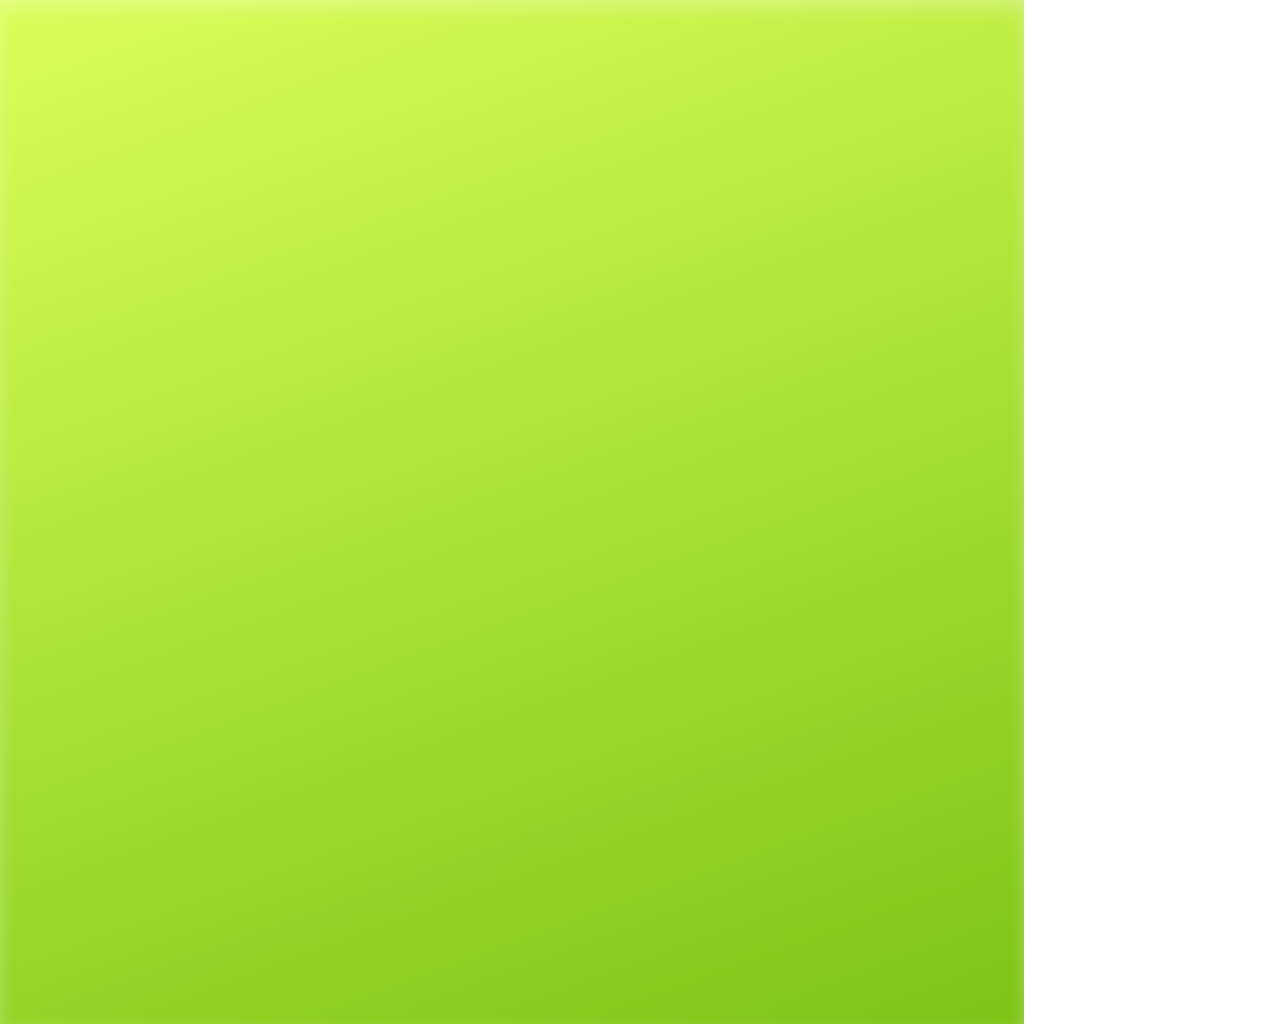
<file: tools/icon/logo_bg.html>
<!doctype html>
<html>
<head>
<meta charset="utf-8">
<!-- FixPose launcher icon — adaptive background layer (108dp canvas, full bleed).
     System mask crops the corners; keep it edge-to-edge. -->
<style>
  html, body { margin: 0; padding: 0; background: transparent; }
  .tile {
    width: 1024px; height: 1024px;
    background: linear-gradient(160deg, #d9ff57, #7cc414);
    box-shadow: inset 0 8px 18px rgba(255, 255, 255, 0.28);
  }
</style>
</head>
<body>
  <div class="tile"></div>
</body>
</html>
</file>
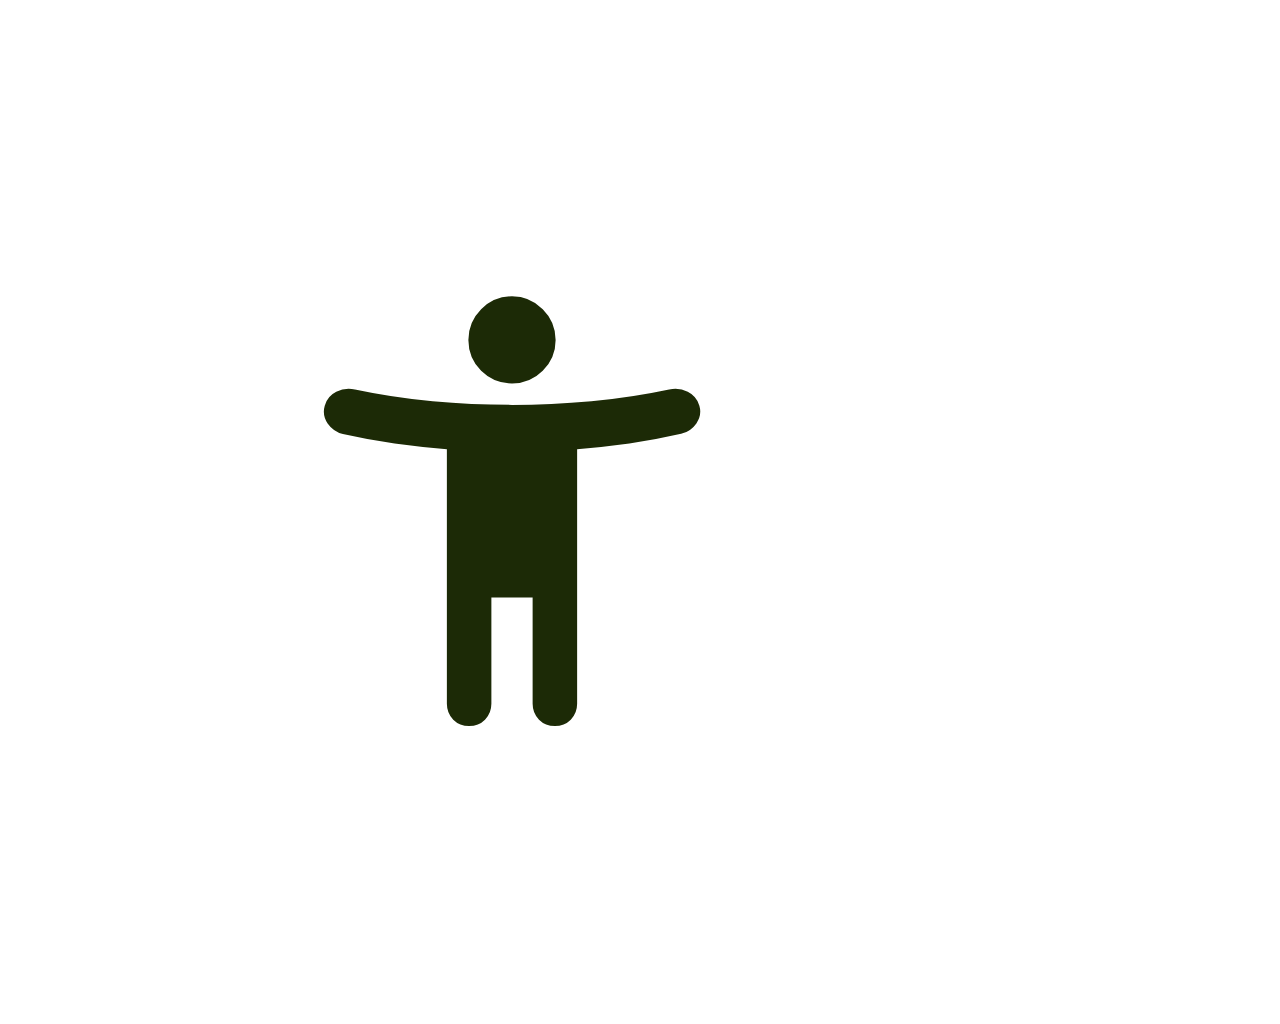
<file: tools/icon/logo_fg.html>
<!doctype html>
<html>
<head>
<meta charset="utf-8">
<!-- FixPose launcher icon — adaptive foreground layer (108dp canvas).
     Transparent; glyph sized to stay inside the 66% safe zone. -->
<link href="https://fonts.googleapis.com/css2?family=Material+Symbols+Rounded:opsz,wght,FILL,GRAD@24,450,1,0&display=block" rel="stylesheet">
<style>
  html, body {
    margin: 0; padding: 0;
    background: transparent;
    width: 1024px; height: 1024px;
    display: grid; place-items: center;
  }
  .glyph {
    font-family: 'Material Symbols Rounded';
    font-weight: normal; font-style: normal;
    line-height: 1; letter-spacing: normal; text-transform: none;
    font-size: 512px;
    color: #1c2a06;
    font-variation-settings: 'FILL' 1, 'wght' 450, 'GRAD' 0, 'opsz' 24;
    -webkit-font-feature-settings: 'liga';
    -webkit-font-smoothing: antialiased;
  }
</style>
</head>
<body>
  <span class="glyph">accessibility_new</span>
</body>
</html>
</file>
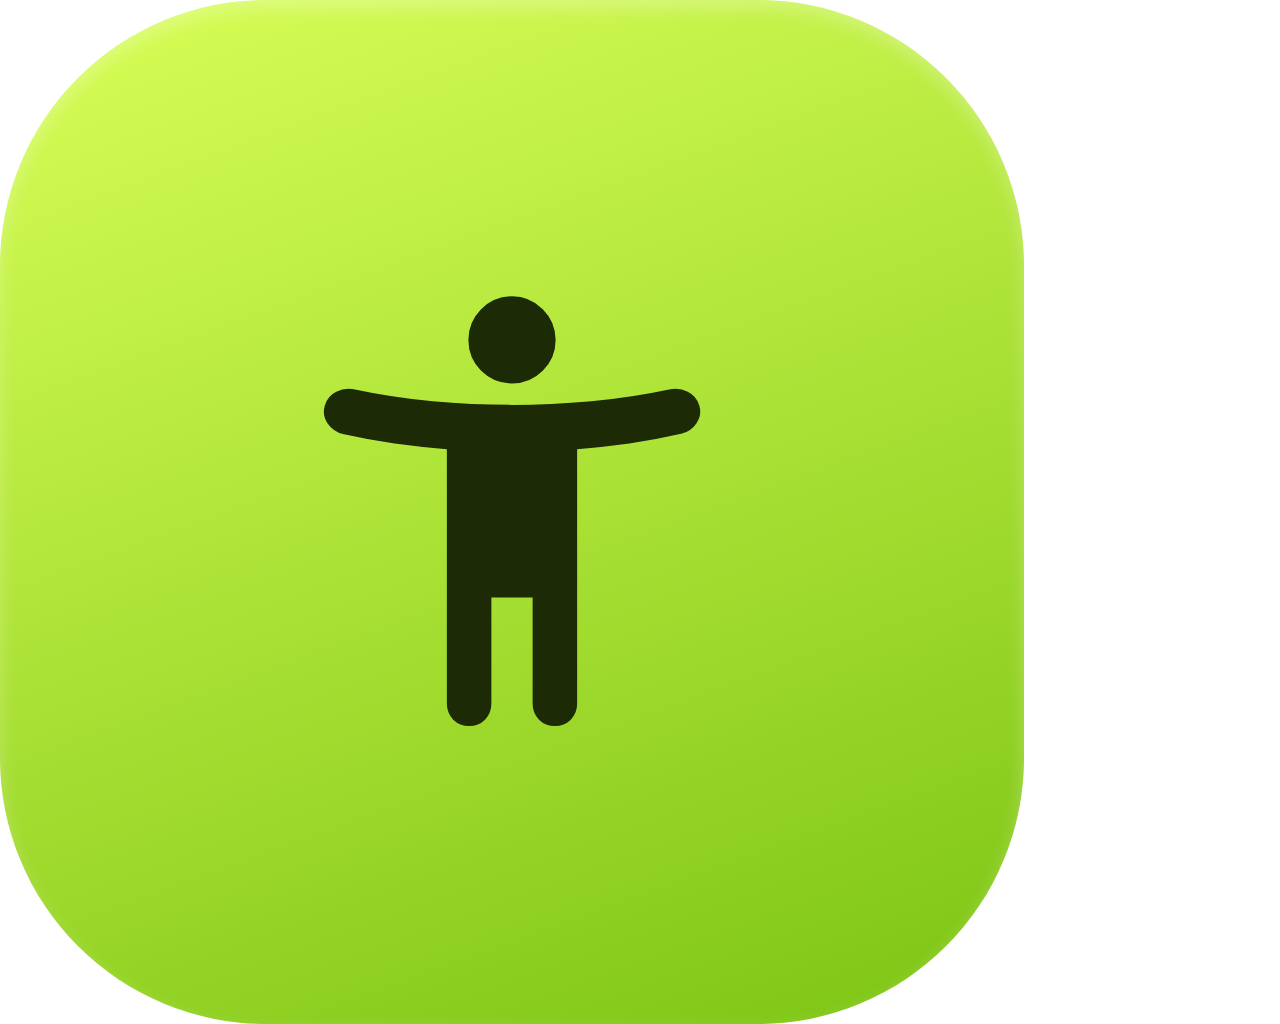
<file: tools/icon/logo_full.html>
<!doctype html>
<html>
<head>
<meta charset="utf-8">
<!-- FixPose launcher icon — legacy (API 24-25) full tile.
     Mirrors the sample splash/sign-in logo: 160deg chartreuse tile +
     Material Symbols Rounded accessibility_new (FILL 1, wght 450) in accent ink.
     Render: chrome --headless --window-size=1024,1024
             --default-background-color=00000000 --virtual-time-budget=6000 -->
<link href="https://fonts.googleapis.com/css2?family=Material+Symbols+Rounded:opsz,wght,FILL,GRAD@24,450,1,0&display=block" rel="stylesheet">
<style>
  html, body { margin: 0; padding: 0; background: transparent; }
  .tile {
    width: 1024px; height: 1024px;
    border-radius: 266px;
    background: linear-gradient(160deg, #d9ff57, #7cc414);
    box-shadow: inset 0 8px 18px rgba(255, 255, 255, 0.28);
    display: grid; place-items: center;
    overflow: hidden;
  }
  .glyph {
    font-family: 'Material Symbols Rounded';
    font-weight: normal; font-style: normal;
    line-height: 1; letter-spacing: normal; text-transform: none;
    font-size: 512px;
    color: #1c2a06;
    font-variation-settings: 'FILL' 1, 'wght' 450, 'GRAD' 0, 'opsz' 24;
    -webkit-font-feature-settings: 'liga';
    -webkit-font-smoothing: antialiased;
  }
</style>
</head>
<body>
  <div class="tile"><span class="glyph">accessibility_new</span></div>
</body>
</html>
</file>
<file: assets/css/styles.css>
/* ==========================================================================
   FixPose — marketing site
   Palette & tokens are taken from the app's ThemeData
   (lib/core/theme/app_theme.dart — "Liquid Glass" design tokens).
   ========================================================================== */

:root {
  /* Accent — chartreuse (same in both app themes) */
  --accent-bright: #dff557;
  --accent-bright-2: #d9ff57;
  --accent: #a9e92c;
  --accent-mid: #7cc414;
  --accent-ink: #1c2a06;
  --accent-deep: #3f6212;
  --accent-soft: #f0fdce;
  --danger: #ef4444;
  --amber: #f59e0b;

  /* Dark surfaces (app dark theme) */
  --dark-page: #0a0d08;
  --dark-top: #141810;
  --dark-bottom: #0b0e09;
  --dark-solid: #1f251c;
  --dark-glass: #1b2118;
  --ink: #edf2e4;
  --ink-2: #a7b29d;
  --ink-3: #77826e;

  /* Light surfaces (app light theme) */
  --cream: #fffdf5;
  --cream-top: #f8f4e7;
  --cream-bottom: #efe9d8;
  --light-ink: #0f172a;
  --light-ink-2: #5b6472;
  --light-ink-3: #98a2b3;

  --grad-accent: linear-gradient(135deg, #d9ff57 0%, #a9e92c 46%, #7cc414 100%);
  --grad-accent-soft: linear-gradient(135deg, rgba(217, 255, 87, .16), rgba(124, 196, 20, .06));
  /* solid fallbacks painted under every gradient (also used by the contrast audit) */
  --grad-accent-color: #a9e92c;

  --container: 1120px;
  --radius: 22px;
  --radius-sm: 14px;
  --border-dark: 1px solid rgba(255, 255, 255, .09);
  --border-light: 1px solid rgba(15, 23, 42, .09);
  --shadow-accent: 0 18px 40px -18px rgba(169, 233, 44, .55);

  --font-display: "Sora", "Segoe UI", system-ui, -apple-system, "Helvetica Neue", sans-serif;
  --font-body: "Inter", "Segoe UI", system-ui, -apple-system, "Helvetica Neue", Arial, sans-serif;
  --font-mono: "SFMono-Regular", ui-monospace, "Cascadia Mono", Consolas, "Liberation Mono", monospace;
}

/* ---------- Reset ---------- */
*,
*::before,
*::after { box-sizing: border-box; }

html {
  scroll-behavior: smooth;
  /* keeps #anchor targets clear of the sticky header */
  scroll-padding-top: 92px;
}

body {
  margin: 0;
  font-family: var(--font-body);
  font-size: 16px;
  line-height: 1.65;
  color: var(--ink);
  background: var(--dark-page);
  -webkit-font-smoothing: antialiased;
  text-rendering: optimizeLegibility;
}

img, svg { max-width: 100%; display: block; }
a { color: inherit; }

h1, h2, h3, h4 {
  font-family: var(--font-display);
  line-height: 1.12;
  letter-spacing: -.02em;
  margin: 0 0 .5em;
  font-weight: 800;
  text-wrap: balance;
}

p { margin: 0 0 1em; }

ul { padding-left: 1.15em; }

:focus-visible {
  outline: 3px solid var(--accent);
  outline-offset: 3px;
  border-radius: 6px;
}

.skip-link {
  position: absolute;
  left: -9999px;
  top: 0;
  z-index: 200;
  background: var(--accent);
  color: var(--accent-ink);
  padding: 10px 18px;
  font-weight: 800;
  border-radius: 0 0 12px 0;
}
.skip-link:focus { left: 0; }

.container {
  width: min(100% - 2.4rem, var(--container));
  margin-inline: auto;
}

.visually-hidden {
  position: absolute;
  width: 1px; height: 1px;
  margin: -1px; padding: 0;
  overflow: hidden;
  clip: rect(0 0 0 0);
  white-space: nowrap;
  border: 0;
}

/* ---------- Buttons ---------- */
.btn {
  display: inline-flex;
  align-items: center;
  justify-content: center;
  gap: .6rem;
  padding: .95rem 1.7rem;
  border-radius: 999px;
  font-family: var(--font-display);
  font-weight: 800;
  font-size: .98rem;
  letter-spacing: .01em;
  text-decoration: none;
  border: 1px solid transparent;
  cursor: pointer;
  transition: transform .18s ease, box-shadow .18s ease, background-color .18s ease, border-color .18s ease;
}
.btn:hover { transform: translateY(-2px); }
.btn:active { transform: translateY(0); }

.btn--primary {
  background: var(--grad-accent);
  background-color: var(--grad-accent-color);
  color: var(--accent-ink);
  box-shadow: var(--shadow-accent);
}
.btn--primary:hover { box-shadow: 0 24px 48px -18px rgba(169, 233, 44, .7); }

.btn--ghost {
  background: rgba(255, 255, 255, .05);
  color: var(--ink);
  border-color: rgba(255, 255, 255, .16);
}
.btn--ghost:hover { background: rgba(255, 255, 255, .1); }

.btn--dark {
  background: var(--dark-page);
  color: var(--ink);
  border-color: rgba(255, 255, 255, .14);
}
.btn--dark:hover { background: #131a0f; }

.btn--sm { padding: .62rem 1.15rem; font-size: .86rem; }
.btn--block { width: 100%; }

/* ---------- Header / nav ---------- */
.site-header {
  position: sticky;
  top: 0;
  z-index: 100;
  background: rgba(10, 13, 8, .78);
  backdrop-filter: blur(14px) saturate(1.3);
  -webkit-backdrop-filter: blur(14px) saturate(1.3);
  border-bottom: var(--border-dark);
}

.nav {
  display: flex;
  align-items: center;
  gap: 1.2rem;
  min-height: 68px;
}

.brand {
  display: inline-flex;
  align-items: center;
  gap: .6rem;
  text-decoration: none;
  font-family: var(--font-display);
  font-weight: 800;
  font-size: 1.12rem;
  letter-spacing: -.01em;
  color: var(--ink);
}
.brand__mark { width: 34px; height: 34px; flex: none; }
.brand__name span { color: var(--accent); }

.nav__links {
  display: flex;
  align-items: center;
  gap: .35rem;
  list-style: none;
  margin: 0 0 0 auto;
  padding: 0;
}
.nav__links a {
  display: block;
  padding: .5rem .85rem;
  border-radius: 999px;
  text-decoration: none;
  font-size: .93rem;
  font-weight: 600;
  color: var(--ink-2);
  transition: color .15s ease, background-color .15s ease;
}
.nav__links a:hover { color: var(--ink); background: rgba(255, 255, 255, .06); }
.nav__links a[aria-current="page"] {
  color: var(--accent-ink);
  background: var(--grad-accent);
  background-color: var(--grad-accent-color);
  font-weight: 800;
}

.nav__cta { margin-left: .4rem; }

.nav__toggle {
  display: none;
  margin-left: auto;
  width: 44px;
  height: 44px;
  border-radius: 12px;
  border: var(--border-dark);
  background: rgba(255, 255, 255, .05);
  color: var(--ink);
  cursor: pointer;
  align-items: center;
  justify-content: center;
}
.nav__toggle svg { width: 22px; height: 22px; }

/* ---------- Hero ---------- */
.hero {
  position: relative;
  overflow: hidden;
  padding: clamp(3.2rem, 7vw, 5.6rem) 0 clamp(3.4rem, 7vw, 6rem);
  background:
    radial-gradient(900px 460px at 12% -8%, rgba(217, 255, 87, .16), transparent 60%),
    radial-gradient(760px 420px at 92% 6%, rgba(14, 165, 233, .12), transparent 62%),
    linear-gradient(180deg, var(--dark-top) 0%, var(--dark-page) 58%, var(--dark-bottom) 100%);
  background-color: var(--dark-page);
}
.hero::before {
  content: "";
  position: absolute;
  inset: 0;
  z-index: 2;
  background-image:
    linear-gradient(rgba(255, 255, 255, .05) 1px, transparent 1px),
    linear-gradient(90deg, rgba(255, 255, 255, .05) 1px, transparent 1px);
  background-size: 52px 52px;
  mask-image: radial-gradient(circle at 50% 30%, #000 30%, transparent 85%);
  -webkit-mask-image: radial-gradient(circle at 50% 30%, #000 30%, transparent 85%);
  pointer-events: none;
}
.hero > * { position: relative; }

/* Background workout video — dark clip + scrim keeps text readable.
   Sized against the section; poster covers before/without playback. */
.hero > .hero__media {
  position: absolute;
  inset: 0;
  z-index: 0;
  overflow: hidden;
}
.hero__video {
  position: absolute;
  inset: 0;
  width: 100%;
  height: 100%;
  object-fit: cover;
  object-position: 50% 42%;
  filter: saturate(.92);
}
/* Scrim between video and content: heavy on the text side (left),
   lighter toward the phone mock; bottom fade merges into the page. */
.hero::after {
  content: "";
  position: absolute;
  inset: 0;
  z-index: 1;
  background:
    linear-gradient(180deg, rgba(8, 11, 6, .55) 0%, rgba(8, 11, 6, .35) 55%, var(--dark-page) 100%),
    linear-gradient(90deg, rgba(8, 11, 6, .90) 0%, rgba(8, 11, 6, .74) 46%, rgba(8, 11, 6, .42) 100%);
  pointer-events: none;
}
.hero > .hero__grid { z-index: 3; }

.hero__grid {
  display: grid;
  grid-template-columns: 1.05fr .95fr;
  gap: clamp(2rem, 5vw, 3.6rem);
  align-items: center;
}

.eyebrow {
  display: inline-flex;
  align-items: center;
  gap: .55rem;
  padding: .4rem .9rem;
  border-radius: 999px;
  background: rgba(169, 233, 44, .12);
  border: 1px solid rgba(169, 233, 44, .35);
  color: var(--accent-bright-2);
  font-family: var(--font-display);
  font-size: .76rem;
  font-weight: 800;
  letter-spacing: .12em;
  text-transform: uppercase;
  margin-bottom: 1.4rem;
}
.eyebrow::before {
  content: "";
  width: 7px; height: 7px;
  border-radius: 50%;
  background: var(--accent);
  box-shadow: 0 0 0 4px rgba(169, 233, 44, .22);
}

.hero h1 {
  font-size: clamp(2.5rem, 6vw, 4rem);
  margin-bottom: .42em;
}
.hero h1 .grad {
  background: var(--grad-accent);
  -webkit-background-clip: text;
  background-clip: text;
  color: transparent;
}

.hero__sub {
  font-size: clamp(1.02rem, 2vw, 1.16rem);
  color: var(--ink-2);
  max-width: 34rem;
  margin-bottom: 1.8rem;
}

.hero__actions {
  display: flex;
  flex-wrap: wrap;
  gap: .85rem;
  margin-bottom: 1.6rem;
}

.hero__meta {
  display: flex;
  flex-wrap: wrap;
  gap: .5rem .75rem;
  list-style: none;
  margin: 0;
  padding: 0;
}
.hero__meta li {
  font-size: .8rem;
  font-weight: 600;
  color: var(--ink-2);
  background: rgba(255, 255, 255, .05);
  border: var(--border-dark);
  border-radius: 999px;
  padding: .35rem .8rem;
}
.hero__meta b { color: var(--ink); font-weight: 700; }
.section--light .hero__meta li {
  background: rgba(15, 23, 42, .05);
  border: 1px solid rgba(15, 23, 42, .14);
  color: var(--light-ink-2);
}
.section--light .hero__meta b { color: var(--light-ink); }

/* ---------- Phone mockup ---------- */
.phone-wrap {
  display: flex;
  justify-content: center;
  position: relative;
}
.phone-wrap::after {
  content: "";
  position: absolute;
  width: 74%;
  height: 60%;
  bottom: -6%;
  left: 13%;
  background: radial-gradient(closest-side, rgba(169, 233, 44, .35), transparent 72%);
  filter: blur(28px);
  z-index: -1;
}

.phone {
  width: min(100%, 320px);
  border-radius: 44px;
  padding: 12px;
  background: linear-gradient(160deg, #262d20, #0d1109);
  border: 1px solid rgba(255, 255, 255, .14);
  box-shadow: 0 40px 80px -40px rgba(0, 0, 0, .9), inset 0 1px 0 rgba(255, 255, 255, .12);
}
.phone__screen {
  position: relative;
  border-radius: 33px;
  overflow: hidden;
  background: #0b1207;
  aspect-ratio: 9 / 19;
}
.phone__screen > svg { width: 100%; height: 100%; display: block; }

.phone__notch {
  position: absolute;
  top: 14px;
  left: 50%;
  transform: translateX(-50%);
  width: 74px;
  height: 16px;
  border-radius: 999px;
  background: rgba(3, 5, 2, .8);
  border: 1px solid rgba(255, 255, 255, .1);
  z-index: 3;
}

.hud {
  position: absolute;
  z-index: 2;
  color: var(--ink);
  background: rgba(6, 9, 4, .92);
  backdrop-filter: blur(8px);
  -webkit-backdrop-filter: blur(8px);
  border: 1px solid rgba(217, 255, 87, .32);
  border-radius: 14px;
  padding: .4rem .7rem;
  font-family: var(--font-display);
  line-height: 1.15;
}
.hud--reps { top: 46px; left: 16px; }
.hud--form { top: 46px; right: 16px; text-align: right; }
.hud--cue {
  left: 16px; right: 16px; bottom: 20px;
  border-color: rgba(239, 68, 68, .45);
  font-family: var(--font-body);
  font-size: .78rem;
  font-weight: 600;
  color: #ffd9d9;
  display: flex;
  align-items: center;
  gap: .5rem;
}
.hud__label {
  display: block;
  font-size: .56rem;
  letter-spacing: .16em;
  text-transform: uppercase;
  color: var(--ink-2);
}
.hud__value {
  font-size: 1.5rem;
  font-weight: 800;
  color: var(--ink);
}
.hud--form .hud__value { color: var(--accent-bright-2); }
.hud--cue .dot {
  width: 8px; height: 8px; border-radius: 50%;
  background: var(--danger);
  flex: none;
  box-shadow: 0 0 0 4px rgba(239, 68, 68, .22);
}

.phone__caption {
  margin-top: .9rem;
  text-align: center;
  font-size: .74rem;
  color: var(--ink-2);
}
.section--light .phone__caption { color: var(--light-ink-2); }

/* ---------- Sections ---------- */
.section { padding: clamp(3.2rem, 7vw, 5.4rem) 0; position: relative; }
.section--tight { padding-block: clamp(2.6rem, 5vw, 4rem); }

.section--light {
  background: linear-gradient(180deg, var(--cream-top), var(--cream-bottom));
  background-color: var(--cream-top);
  color: var(--light-ink);
}
.section--light h2, .section--light h3, .section--light h4 { color: var(--light-ink); }
.section--light p { color: var(--light-ink-2); }

.section--dark {
  background: linear-gradient(180deg, var(--dark-bottom), var(--dark-page));
  background-color: var(--dark-page);
}
.section--grid::before {
  content: "";
  position: absolute;
  inset: 0;
  background-image:
    linear-gradient(rgba(15, 23, 42, .055) 1px, transparent 1px),
    linear-gradient(90deg, rgba(15, 23, 42, .055) 1px, transparent 1px);
  background-size: 52px 52px;
  pointer-events: none;
}
.section--dark.section--grid::before {
  background-image:
    linear-gradient(rgba(255, 255, 255, .045) 1px, transparent 1px),
    linear-gradient(90deg, rgba(255, 255, 255, .045) 1px, transparent 1px);
}
.section--grid > * { position: relative; }

.section-head {
  max-width: 46rem;
  margin-bottom: clamp(2rem, 4vw, 3rem);
}
.section-head--center { margin-inline: auto; text-align: center; }

.kicker {
  font-family: var(--font-display);
  font-size: .76rem;
  font-weight: 800;
  letter-spacing: .16em;
  text-transform: uppercase;
  color: var(--accent-mid);
  margin-bottom: .8rem;
}
.section--light .kicker { color: var(--accent-deep); }

.section-head h2 { font-size: clamp(1.9rem, 4vw, 2.7rem); }
.section-head p { font-size: 1.04rem; color: var(--ink-2); margin-bottom: 0; }
.section--light .section-head p { color: var(--light-ink-2); }

/* ---------- Cards ---------- */
.cards {
  display: grid;
  grid-template-columns: repeat(auto-fit, minmax(250px, 1fr));
  gap: 1.15rem;
}

.card {
  background: rgba(255, 255, 255, .035);
  border: var(--border-dark);
  border-radius: var(--radius);
  padding: 1.6rem 1.5rem;
  transition: transform .2s ease, border-color .2s ease, background-color .2s ease;
}
.card:hover {
  transform: translateY(-4px);
  border-color: rgba(169, 233, 44, .4);
  background: rgba(169, 233, 44, .06);
}
.card h3 { font-size: 1.12rem; margin-bottom: .45rem; }
.card p { font-size: .94rem; color: var(--ink-2); margin-bottom: 0; }

.section--light .card {
  background: rgba(255, 255, 255, .72);
  border: var(--border-light);
  box-shadow: 0 12px 30px -24px rgba(15, 23, 42, .6);
}
.section--light .card p { color: var(--light-ink-2); }
.section--light .card:hover { background: #fff; border-color: rgba(63, 98, 18, .35); }

.card__icon {
  width: 46px;
  height: 46px;
  border-radius: 14px;
  display: grid;
  place-items: center;
  background: var(--grad-accent);
  background-color: var(--grad-accent-color);
  color: var(--accent-ink);
  margin-bottom: 1rem;
  box-shadow: 0 10px 22px -14px rgba(169, 233, 44, .9);
}
.card__icon svg { width: 24px; height: 24px; }
.card__icon--outline {
  background: rgba(169, 233, 44, .12);
  border: 1px solid rgba(169, 233, 44, .4);
  color: var(--accent-mid);
  box-shadow: none;
}
.section--light .card__icon--outline { background: var(--accent-soft); color: var(--accent-deep); }

.card__tag {
  display: inline-block;
  font-size: .7rem;
  font-weight: 800;
  letter-spacing: .1em;
  text-transform: uppercase;
  color: var(--accent-mid);
  margin-bottom: .55rem;
}
.section--light .card__tag { color: var(--accent-deep); }

/* Feature rows (features page) */
.feature-row {
  display: grid;
  grid-template-columns: 1fr 1fr;
  gap: clamp(1.6rem, 4vw, 3.4rem);
  align-items: center;
  padding: clamp(2.2rem, 5vw, 3.4rem) 0;
  border-top: var(--border-dark);
}
.feature-row:first-of-type { border-top: 0; }
.feature-row--flip .feature-row__media { order: -1; }
.section--light .feature-row { border-top-color: rgba(15, 23, 42, .1); }

.feature-row h3 { font-size: clamp(1.4rem, 3vw, 1.85rem); }
.feature-row p { color: var(--ink-2); }
.section--light .feature-row p { color: var(--light-ink-2); }

.tick-list {
  list-style: none;
  padding: 0;
  margin: 1.2rem 0 0;
  display: grid;
  gap: .7rem;
}
.tick-list li {
  position: relative;
  padding-left: 1.85rem;
  font-size: .95rem;
  color: var(--ink-2);
}
.section--light .tick-list li { color: var(--light-ink-2); }
.tick-list li::before {
  content: "";
  position: absolute;
  left: 0;
  top: .3em;
  width: 18px;
  height: 18px;
  border-radius: 50%;
  background: var(--grad-accent);
}
.tick-list li::after {
  content: "";
  position: absolute;
  left: 6px;
  top: .52em;
  width: 5px;
  height: 9px;
  border: solid var(--accent-ink);
  border-width: 0 2.4px 2.4px 0;
  transform: rotate(42deg);
}
.tick-list strong { color: inherit; font-weight: 700; }
.section--light .tick-list strong { color: var(--light-ink); }

/* ---------- Steps ---------- */
.steps {
  display: grid;
  grid-template-columns: repeat(auto-fit, minmax(260px, 1fr));
  gap: 1.4rem;
  counter-reset: step;
}
.step {
  position: relative;
  background: rgba(255, 255, 255, .04);
  border: var(--border-dark);
  border-radius: var(--radius);
  padding: 2.4rem 1.6rem 1.7rem;
  counter-increment: step;
}
.step::before {
  content: counter(step, decimal-leading-zero);
  position: absolute;
  top: -18px;
  left: 1.5rem;
  font-family: var(--font-display);
  font-weight: 800;
  font-size: .95rem;
  letter-spacing: .06em;
  color: var(--accent-ink);
  background: var(--grad-accent);
  background-color: var(--grad-accent-color);
  border-radius: 999px;
  padding: .35rem .95rem;
  box-shadow: var(--shadow-accent);
}
.step h3 { font-size: 1.15rem; margin-bottom: .5rem; }
.step p { font-size: .94rem; color: var(--ink-2); margin-bottom: 0; }

/* ---------- Spec / stat blocks ---------- */
.spec-grid {
  display: grid;
  grid-template-columns: repeat(auto-fit, minmax(230px, 1fr));
  gap: 1.1rem;
}
.spec {
  background: rgba(255, 255, 255, .04);
  border: var(--border-dark);
  border-radius: var(--radius);
  padding: 1.5rem;
}
.spec__num {
  font-family: var(--font-display);
  font-size: clamp(2rem, 4vw, 2.6rem);
  font-weight: 800;
  line-height: 1;
  background: var(--grad-accent);
  -webkit-background-clip: text;
  background-clip: text;
  color: transparent;
  margin-bottom: .5rem;
}
.spec h3 { font-size: 1.02rem; margin-bottom: .4rem; }
.spec p { font-size: .9rem; color: var(--ink-2); margin-bottom: 0; }

/* Light sections: swap the dark-glass defaults for cream-friendly colours */
.section--light .spec {
  background: rgba(255, 255, 255, .72);
  border: var(--border-light);
  box-shadow: 0 12px 30px -26px rgba(15, 23, 42, .7);
}
.section--light .spec p { color: var(--light-ink-2); }
.section--light .spec__num {
  background: none;
  -webkit-background-clip: border-box;
  background-clip: border-box;
  -webkit-text-fill-color: var(--accent-deep);
  color: var(--accent-deep);
}
.section--light .panel__title { color: var(--light-ink-2); }
.section--light .note { color: var(--light-ink-2); background: rgba(245, 158, 11, .16); }
.section--light .note strong { color: #92400e; }
.section--light .note--info { background: rgba(63, 98, 18, .1); }
.section--light .note--info strong { color: var(--accent-deep); }

.split {
  display: grid;
  grid-template-columns: 1.02fr .98fr;
  gap: clamp(1.8rem, 4vw, 3.2rem);
  align-items: center;
}

.panel {
  background: linear-gradient(160deg, rgba(255, 255, 255, .055), rgba(255, 255, 255, .02));
  border: var(--border-dark);
  border-radius: var(--radius);
  padding: clamp(1.4rem, 3vw, 2rem);
}
.section--light .panel {
  background: rgba(255, 255, 255, .75);
  border: var(--border-light);
}

.panel__title {
  font-family: var(--font-display);
  font-size: .78rem;
  letter-spacing: .14em;
  text-transform: uppercase;
  color: var(--ink-2);
  margin-bottom: 1.1rem;
}

.spec-list { display: grid; gap: .95rem; margin: 0; }
.spec-list > div {
  display: flex;
  justify-content: space-between;
  gap: 1rem;
  align-items: baseline;
  padding-bottom: .8rem;
  border-bottom: 1px dashed rgba(255, 255, 255, .12);
}
.spec-list > div:last-child { border-bottom: 0; padding-bottom: 0; }
.spec-list dt { color: var(--ink-2); font-size: .9rem; }
.spec-list dd {
  margin: 0;
  font-family: var(--font-display);
  font-weight: 700;
  font-size: .95rem;
  text-align: right;
  color: var(--ink);
}
.section--light .spec-list > div { border-bottom-color: rgba(15, 23, 42, .14); }
.section--light .spec-list dt { color: var(--light-ink-2); }
.section--light .spec-list dd { color: var(--light-ink); }

/* ---------- Trust / privacy band ---------- */
.trust {
  display: grid;
  grid-template-columns: repeat(auto-fit, minmax(260px, 1fr));
  gap: 1.2rem;
}
.trust__item {
  border-radius: var(--radius);
  padding: 1.7rem 1.5rem;
  background: rgba(169, 233, 44, .07);
  border: 1px solid rgba(169, 233, 44, .25);
}
.trust__item h3 { font-size: 1.08rem; margin-bottom: .5rem; color: var(--accent-bright-2); }
.trust__item p { font-size: .93rem; color: var(--ink-2); margin-bottom: 0; }

/* ---------- Exercise demo cards ---------- */
.demo-grid {
  display: grid;
  grid-template-columns: repeat(auto-fit, minmax(200px, 1fr));
  gap: 1.1rem;
}
.demo-card {
  background: #fff;
  border: var(--border-light);
  border-radius: var(--radius);
  overflow: hidden;
  box-shadow: 0 16px 34px -28px rgba(15, 23, 42, .8);
}
.demo-card img {
  width: 100%;
  aspect-ratio: 1 / 1;
  object-fit: contain;
  background: #fff;
}
.demo-card figcaption {
  padding: .8rem 1rem 1rem;
  font-size: .85rem;
  color: var(--light-ink-2);
}
.demo-card figcaption b {
  display: block;
  font-family: var(--font-display);
  color: var(--light-ink);
  font-size: .95rem;
  margin-bottom: .15rem;
}

/* ---------- CTA band ---------- */
.cta-band {
  position: relative;
  overflow: hidden;
  background: var(--grad-accent);
  background-color: var(--grad-accent-color);
  color: var(--accent-ink);
  border-radius: clamp(20px, 3vw, 32px);
  padding: clamp(2.2rem, 5vw, 3.4rem);
  text-align: center;
}
.cta-band::after {
  content: "";
  position: absolute;
  inset: 0;
  background-image:
    linear-gradient(rgba(28, 42, 6, .09) 1px, transparent 1px),
    linear-gradient(90deg, rgba(28, 42, 6, .09) 1px, transparent 1px);
  background-size: 44px 44px;
  pointer-events: none;
}
.cta-band > * { position: relative; }
.cta-band h2 {
  font-size: clamp(1.8rem, 4vw, 2.6rem);
  color: var(--accent-ink);
  margin-bottom: .4em;
}
.cta-band p {
  max-width: 40rem;
  margin: 0 auto 1.6rem;
  color: rgba(28, 42, 6, .82);
  font-weight: 500;
}
.cta-band .btn { margin-inline: .3rem; }

/* ---------- Download page ---------- */
.dl-hero {
  background:
    radial-gradient(760px 420px at 50% -10%, rgba(217, 255, 87, .2), transparent 65%),
    linear-gradient(180deg, var(--dark-top), var(--dark-page));
  background-color: var(--dark-page);
  padding: clamp(2.8rem, 6vw, 4.4rem) 0 clamp(2rem, 4vw, 3rem);
  text-align: center;
}
.dl-hero h1 { font-size: clamp(2.1rem, 5vw, 3.2rem); }
.dl-hero p { color: var(--ink-2); max-width: 40rem; margin-inline: auto; }

.dl-card {
  background: linear-gradient(160deg, rgba(255, 255, 255, .06), rgba(255, 255, 255, .02));
  border: 1px solid rgba(169, 233, 44, .3);
  border-radius: clamp(20px, 3vw, 28px);
  padding: clamp(1.5rem, 4vw, 2.4rem);
  box-shadow: 0 40px 80px -50px rgba(169, 233, 44, .6);
  max-width: 780px;
  margin-inline: auto;
}

.dl-badge {
  display: inline-flex;
  align-items: center;
  gap: .5rem;
  font-family: var(--font-display);
  font-size: .75rem;
  font-weight: 800;
  letter-spacing: .1em;
  text-transform: uppercase;
  padding: .4rem .9rem;
  border-radius: 999px;
  background: rgba(245, 158, 11, .14);
  border: 1px solid rgba(245, 158, 11, .45);
  color: #fbbf24;
  margin-bottom: 1.1rem;
}

.dl-facts {
  display: grid;
  grid-template-columns: repeat(auto-fit, minmax(160px, 1fr));
  gap: .9rem;
  margin: 1.6rem 0;
}
.dl-fact {
  background: rgba(255, 255, 255, .045);
  border: var(--border-dark);
  border-radius: var(--radius-sm);
  padding: .95rem 1rem;
}
.dl-fact dt {
  font-size: .7rem;
  letter-spacing: .12em;
  text-transform: uppercase;
  color: var(--ink-2);
  margin-bottom: .3rem;
}
.dl-fact dd {
  margin: 0;
  font-family: var(--font-display);
  font-weight: 700;
  font-size: .98rem;
  color: var(--ink);
  word-break: break-word;
}

.checksum {
  display: flex;
  align-items: center;
  gap: .7rem;
  flex-wrap: wrap;
  background: rgba(0, 0, 0, .35);
  border: var(--border-dark);
  border-radius: var(--radius-sm);
  padding: .85rem 1rem;
  margin-top: .4rem;
}
.checksum code {
  font-family: var(--font-mono);
  font-size: .78rem;
  line-height: 1.5;
  color: var(--accent-bright-2);
  word-break: break-all;
  flex: 1 1 260px;
}
.copy-btn {
  font-family: var(--font-display);
  font-size: .76rem;
  font-weight: 800;
  letter-spacing: .06em;
  text-transform: uppercase;
  color: var(--accent-ink);
  background: var(--grad-accent);
  background-color: var(--grad-accent-color);
  border: 0;
  border-radius: 999px;
  padding: .45rem .95rem;
  cursor: pointer;
}
.copy-btn:hover { filter: brightness(1.06); }

.note {
  border-left: 3px solid var(--amber);
  background: rgba(245, 158, 11, .1);
  border-radius: 0 var(--radius-sm) var(--radius-sm) 0;
  padding: .95rem 1.1rem;
  font-size: .92rem;
  color: var(--ink-2);
}
.note strong { color: #fbbf24; }
.note--info {
  border-left-color: var(--accent-mid);
  background: rgba(169, 233, 44, .09);
}
.note--info strong { color: var(--accent-bright-2); }

/* Numbered how-to */
.howto { display: grid; gap: 1.1rem; counter-reset: how; }
.howto li {
  list-style: none;
  position: relative;
  padding-left: 3.4rem;
  counter-increment: how;
  background: rgba(255, 255, 255, .04);
  border: var(--border-dark);
  border-radius: var(--radius-sm);
  padding-top: 1.1rem;
  padding-right: 1.1rem;
  padding-bottom: 1.1rem;
}
.howto li::before {
  content: counter(how);
  position: absolute;
  left: 1.1rem;
  top: 1.1rem;
  width: 30px;
  height: 30px;
  display: grid;
  place-items: center;
  border-radius: 10px;
  background: var(--grad-accent);
  color: var(--accent-ink);
  font-family: var(--font-display);
  font-weight: 800;
  font-size: .92rem;
}
.howto h3 { font-size: 1rem; margin-bottom: .3rem; }
.howto p { font-size: .92rem; color: var(--ink-2); margin-bottom: 0; }
.howto { padding: 0; margin: 1.2rem 0 0; }

/* ---------- About ---------- */
.prose { max-width: 44rem; }
.prose h2 { font-size: clamp(1.5rem, 3vw, 2rem); margin-top: 2rem; }
.prose p { color: var(--ink-2); }
.prose a { color: var(--accent); }

.contact-card {
  display: grid;
  grid-template-columns: repeat(auto-fit, minmax(220px, 1fr));
  gap: 1.1rem;
}
.contact-card > div {
  background: rgba(255, 255, 255, .04);
  border: var(--border-dark);
  border-radius: var(--radius);
  padding: 1.4rem;
}
.contact-card h3 { font-size: 1rem; margin-bottom: .35rem; }
.contact-card p { font-size: .92rem; color: var(--ink-2); margin-bottom: 0; }

/* Light section (about) — cards use ink colours, form controls */
.section--light .contact-card > div {
  background: rgba(255, 255, 255, .72);
  border: var(--border-light);
}
.section--light .contact-card h3 { color: var(--light-ink); }
.section--light .contact-card p { color: var(--light-ink-2); }
.contact-card a { color: #4b6512; font-weight: 600; text-decoration: underline; text-underline-offset: 2px; }
.contact-card a:hover { color: var(--light-ink); }

.contact-form {
  position: relative;
  margin-top: 1.6rem;
  background: rgba(255, 255, 255, .72);
  border: var(--border-light);
  border-radius: var(--radius);
  padding: clamp(1.3rem, 3.4vw, 2.2rem);
}
.contact-form__grid {
  display: grid;
  grid-template-columns: repeat(auto-fit, minmax(240px, 1fr));
  gap: 1rem;
}
.contact-form label { display: block; font-size: .84rem; font-weight: 600; color: var(--light-ink); }
.contact-form label > span { display: block; margin-bottom: .45rem; letter-spacing: .02em; }
.contact-form input,
.contact-form select,
.contact-form textarea {
  width: 100%;
  padding: .72rem .9rem;
  border: 1px solid rgba(15, 23, 42, .16);
  border-radius: 12px;
  background: #fff;
  font: inherit;
  font-size: .95rem;
  color: var(--light-ink);
}
.contact-form textarea { min-height: 150px; resize: vertical; }
.contact-form ::placeholder { color: var(--light-ink-3); }
.contact-form input:focus,
.contact-form select:focus,
.contact-form textarea:focus {
  outline: 2px solid var(--accent);
  outline-offset: 1px;
  border-color: transparent;
}
.contact-form__full { grid-column: 1 / -1; }
.cf-honeypot { position: absolute; left: -9999px; width: 1px; height: 1px; overflow: hidden; }
.contact-form__foot { display: flex; align-items: center; gap: 1rem; flex-wrap: wrap; margin-top: 1.2rem; }
.contact-form__status { margin: 0; font-size: .9rem; color: var(--light-ink-2); }
.contact-form__status.is-ok { color: #15803d; font-weight: 600; }
.contact-form__status.is-err { color: #b91c1c; }
.contact-form button:disabled { opacity: .6; cursor: wait; }
.contact-form__note { margin: .9rem 0 0; font-size: .78rem; color: var(--light-ink-3); }

/* ---------- Footer ---------- */
.site-footer {
  background: var(--dark-bottom);
  border-top: var(--border-dark);
  padding: clamp(2.4rem, 5vw, 3.4rem) 0 1.8rem;
}
.footer__grid {
  display: grid;
  grid-template-columns: 1.4fr 1fr 1fr;
  gap: 2rem;
  margin-bottom: 2.2rem;
}
.footer__about p {
  font-size: .9rem;
  color: var(--ink-3);
  max-width: 30ch;
  margin-top: .9rem;
}
.footer__col h4 {
  font-family: var(--font-display);
  font-size: .76rem;
  letter-spacing: .14em;
  text-transform: uppercase;
  color: var(--ink-2);
  margin-bottom: .9rem;
}
.footer__col ul { list-style: none; margin: 0; padding: 0; display: grid; gap: .55rem; }
.footer__col a {
  text-decoration: none;
  font-size: .93rem;
  color: var(--ink-2);
}
.footer__col a:hover { color: var(--accent); }

.footer__bottom {
  border-top: var(--border-dark);
  padding-top: 1.3rem;
  display: flex;
  flex-wrap: wrap;
  gap: .6rem 1.5rem;
  justify-content: space-between;
  font-size: .8rem;
  color: var(--ink-3);
}
.footer__bottom p { margin: 0; }

/* ---------- Reveal animation (only when JS is available) ---------- */
.reveal { opacity: 1; transform: none; }
.js .reveal {
  opacity: 0;
  transform: translateY(18px);
  transition: opacity .6s ease, transform .6s ease;
}
.js .reveal.is-visible { opacity: 1; transform: none; }

/* ---------- Responsive ---------- */
@media (max-width: 940px) {
  .hero__grid,
  .split,
  .feature-row { grid-template-columns: 1fr; }
  .feature-row--flip .feature-row__media { order: 0; }
  .footer__grid { grid-template-columns: 1fr 1fr; }
  .phone { width: min(100%, 290px); }
}

@media (max-width: 780px) {
  .nav { flex-wrap: wrap; padding-bottom: .55rem; }
  .js .nav__toggle { display: inline-flex; }
  .js .nav__links {
    position: absolute;
    top: 68px;
    left: 0;
    right: 0;
    flex-direction: column;
    align-items: stretch;
    gap: .2rem;
    margin: 0;
    padding: .9rem 1.2rem 1.3rem;
    background: rgba(10, 13, 8, .97);
    border-bottom: var(--border-dark);
    display: none;
  }
  .js .nav__links.is-open { display: flex; }
  .nav__links a { padding: .7rem .85rem; font-size: .97rem; }
  .nav__cta { display: none; }
  .nav__links .nav__cta--mobile {
    display: block;
    margin-top: .6rem;
    text-align: center;
    background: var(--grad-accent);
    background-color: var(--grad-accent-color);
    color: var(--accent-ink);
    font-weight: 800;
  }
}

@media (min-width: 781px) {
  .nav__links .nav__cta--mobile { display: none; }
}

@media (max-width: 560px) {
  .footer__grid { grid-template-columns: 1fr; }
  .hero__actions .btn { width: 100%; }
  .cta-band .btn { width: 100%; margin-inline: 0; margin-bottom: .6rem; }
}

@media (prefers-reduced-motion: reduce) {
  html { scroll-behavior: auto; }
  *, *::before, *::after {
    animation-duration: .001ms !important;
    transition-duration: .001ms !important;
  }
  .reveal { opacity: 1; transform: none; }
}
</file>
<file: sample/styles.css>
/* ============================================================
   FixPose — Sample UI Direction A: "Liquid Glass"
   Light + Dark themes: follows device by default, manual
   Auto/Light/Dark toggle in the header. Same components in
   both themes — only tokens change.
   For evaluation only. Final HTML/CSS → Flutter (PLANNING §9)
   ============================================================ */

:root {
  /* ---- Accent: chartreuse green (identical in both themes) ---- */
  --acc-bright: #d9ff57;
  --acc: #a9e92c;
  --acc-mid: #7cc414;
  --acc-ink: #1c2a06;
  --danger: #ef4444;
  --amber: #f59e0b;

  /* ---- Light theme (default) ---- */
  --page-bg: #e7ecf3;
  --ink: #0f172a;
  --ink2: #5b6472;
  --ink3: #98a2b3;
  --acc-deep: #3f6212;
  --acc-soft: #f0fdce;
  --bg-a: #f8f4e7;
  --bg-b: #efe9d8;
  --grid: rgba(15, 23, 42, 0.07);
  --blob-a: rgba(169, 233, 44, 0.18);
  --blob-b: rgba(14, 165, 233, 0.11);
  --glass: rgba(255, 251, 238, 0.72);
  --glass-weak: rgba(255, 251, 238, 0.5);
  --glass-hi: rgba(255, 255, 255, 0.75);
  --brd: rgba(255, 253, 246, 0.9);
  --solid: rgba(255, 252, 244, 0.9);
  --field-brd: rgba(15, 23, 42, 0.08);
  --field-inset: rgba(15, 23, 42, 0.04);
  --track: rgba(15, 23, 42, 0.09);
  --track-strong: rgba(15, 23, 42, 0.12);
  --seg-bg: rgba(15, 23, 42, 0.06);
  --line: rgba(15, 23, 42, 0.12);
  --sel-bg: #0f172a;
  --sel-fg: #ffffff;
  --sel-dot: #a9e92c;
  --switch-off: rgba(15, 23, 42, 0.16);
  --composer-a: rgba(247, 244, 236, 0);
  --composer-b: rgba(247, 244, 236, 0.92);
  --amber-pill-bg: #fef3c7;
  --amber-pill-fg: #b45309;
  --shadow: 0 10px 30px rgba(15, 23, 42, 0.10);
  --shadow-soft: 0 4px 16px rgba(15, 23, 42, 0.07);
  --r-card: 24px;
  --r-field: 16px;
}

/* ---- Dark theme: applied by JS (manual choice, or device auto) ---- */
[data-theme="dark"] {
  --page-bg: #0a0d08;
  --ink: #edf2e4;
  --ink2: #a7b29d;
  --ink3: #77826e;
  --acc-deep: #c3f53c;
  --acc-soft: rgba(195, 245, 60, 0.16);
  --bg-a: #141810;
  --bg-b: #0b0e09;
  --grid: rgba(255, 255, 255, 0.05);
  --blob-a: rgba(169, 233, 44, 0.13);
  --blob-b: rgba(14, 165, 233, 0.10);
  --glass: rgba(27, 33, 24, 0.72);
  --glass-weak: rgba(27, 33, 24, 0.55);
  --glass-hi: rgba(255, 255, 255, 0.08);
  --brd: rgba(255, 255, 255, 0.12);
  --solid: rgba(31, 37, 28, 0.94);
  --field-brd: rgba(255, 255, 255, 0.13);
  --field-inset: rgba(0, 0, 0, 0.30);
  --track: rgba(255, 255, 255, 0.12);
  --track-strong: rgba(255, 255, 255, 0.16);
  --seg-bg: rgba(255, 255, 255, 0.08);
  --line: rgba(255, 255, 255, 0.14);
  --sel-bg: #edf2e4;
  --sel-fg: #12160f;
  --sel-dot: #7cc414;
  --switch-off: rgba(255, 255, 255, 0.20);
  --composer-a: rgba(11, 14, 9, 0);
  --composer-b: rgba(11, 14, 9, 0.92);
  --amber-pill-bg: rgba(245, 158, 11, 0.18);
  --amber-pill-fg: #fbbf24;
  --shadow: 0 10px 30px rgba(0, 0, 0, 0.45);
  --shadow-soft: 0 4px 16px rgba(0, 0, 0, 0.35);
}

* { margin: 0; padding: 0; box-sizing: border-box; }

body {
  font-family: 'Inter', -apple-system, 'Segoe UI', Roboto, sans-serif;
  background: var(--page-bg);
  color: var(--ink);
  min-height: 100vh;
  padding: 32px 24px 64px;
  transition: background .25s ease, color .25s ease;
}

/* ---------- Gallery chrome ---------- */
.page-head { max-width: 1320px; margin: 0 auto 28px; display: flex; align-items: center; gap: 14px; flex-wrap: wrap; }
.page-head .logo-dot {
  width: 40px; height: 40px; border-radius: 12px;
  background: linear-gradient(160deg, var(--acc-bright), var(--acc-mid));
  display: grid; place-items: center; color: var(--acc-ink);
}
.page-head h1 { font-size: 20px; font-weight: 800; letter-spacing: -0.02em; }
.page-head .sub { color: var(--ink2); font-size: 13px; width: 100%; margin-top: -6px; }
.tag { font-size: 11px; font-weight: 700; padding: 5px 10px; border-radius: 999px; background: var(--solid); color: var(--ink2); box-shadow: var(--shadow-soft); }

.theme-toggle { display: inline-flex; gap: 4px; background: var(--seg-bg); border-radius: 999px; padding: 4px; }
.theme-toggle button { border: none; cursor: pointer; font: inherit; font-size: 12px; font-weight: 700; padding: 7px 15px; border-radius: 999px; background: transparent; color: var(--ink2); transition: all .15s ease; }
.theme-toggle button.on { background: var(--sel-bg); color: var(--sel-fg); box-shadow: var(--shadow-soft); }

.gallery { max-width: 1320px; margin: 0 auto; display: flex; flex-wrap: wrap; gap: 40px 32px; justify-content: center; }
.phone-wrap { display: flex; flex-direction: column; gap: 10px; align-items: center; }
figcaption { font-size: 12px; font-weight: 700; color: var(--ink2); letter-spacing: 0.04em; text-transform: uppercase; }

/* ---------- Phone frame ---------- */
.phone {
  width: 328px; height: 704px;
  background: #0b0f14;
  border-radius: 52px;
  padding: 10px;
  box-shadow: 0 30px 60px rgba(15, 23, 42, 0.28), inset 0 0 0 2px #232a33;
  position: relative;
}
.screen {
  width: 100%; height: 100%;
  border-radius: 43px;
  overflow-y: auto;
  overflow-x: hidden;
  background:
    linear-gradient(var(--grid) 1px, transparent 1px),
    linear-gradient(90deg, var(--grid) 1px, transparent 1px),
    radial-gradient(420px 220px at 110% -40px, var(--blob-a), transparent 60%),
    radial-gradient(380px 260px at -80px 620px, var(--blob-b), transparent 60%),
    linear-gradient(180deg, var(--bg-a), var(--bg-b));
  background-size: 26px 26px, 26px 26px, auto, auto, auto;
  position: relative;
  scrollbar-width: none;
}
.screen::-webkit-scrollbar { display: none; }
.island { position: absolute; top: 12px; left: 50%; transform: translateX(-50%); width: 96px; height: 26px; background: #0b0f14; border-radius: 999px; z-index: 40; }

.statusbar {
  display: flex; justify-content: space-between; align-items: center;
  padding: 14px 22px 4px; font-size: 12.5px; font-weight: 700; color: var(--ink);
  position: sticky; top: 0; z-index: 30;
}
.statusbar .sb-icons { display: flex; gap: 5px; align-items: center; }
.statusbar .msym { font-size: 15px; }

/* ---------- Material Symbols ---------- */
.msym {
  font-family: 'Material Symbols Rounded';
  font-weight: normal; font-style: normal;
  line-height: 1; letter-spacing: normal; text-transform: none;
  display: inline-block; white-space: nowrap; word-wrap: normal;
  direction: ltr; font-size: 22px;
  font-variation-settings: 'FILL' 1, 'wght' 450, 'GRAD' 0, 'opsz' 24;
  -webkit-font-feature-settings: 'liga';
  -webkit-font-smoothing: antialiased;
  flex-shrink: 0;
}

/* ---------- Liquid glass ---------- */
.glass {
  background: var(--glass);
  backdrop-filter: blur(18px) saturate(165%);
  -webkit-backdrop-filter: blur(18px) saturate(165%);
  border: 1px solid var(--brd);
  box-shadow: var(--shadow), inset 0 1px 0 var(--glass-hi);
  border-radius: var(--r-card);
}
.glass-weak { background: var(--glass-weak); backdrop-filter: blur(14px) saturate(150%); -webkit-backdrop-filter: blur(14px) saturate(150%); border: 1px solid var(--brd); box-shadow: var(--shadow-soft); border-radius: 20px; }

.pad { padding: 18px; }
.px { padding-left: 18px; padding-right: 18px; }
.sec { padding: 0 18px; margin-top: 20px; }
.row { display: flex; align-items: center; gap: 10px; }
.between { justify-content: space-between; }
.col { display: flex; flex-direction: column; gap: 4px; }
.grow { flex: 1; min-width: 0; }

h2.sec-title { font-size: 16.5px; font-weight: 800; letter-spacing: -0.01em; }
.link { font-size: 12.5px; font-weight: 700; color: var(--acc-deep); }
.muted { color: var(--ink2); font-size: 12.5px; line-height: 1.45; }
.small { font-size: 11.5px; color: var(--ink3); }
.strong { font-weight: 800; }
.num { font-variant-numeric: tabular-nums; }

/* ---------- Buttons ---------- */
.btn {
  display: inline-flex; align-items: center; justify-content: center; gap: 8px;
  border: none; cursor: pointer; font-family: inherit;
  font-size: 15px; font-weight: 800; letter-spacing: -0.01em;
  padding: 15px 22px; border-radius: 999px;
  background: linear-gradient(180deg, var(--acc-bright) 0%, var(--acc) 45%, var(--acc-mid) 100%);
  color: var(--acc-ink); box-shadow: 0 10px 22px rgba(124, 196, 20, 0.42), inset 0 1px 0 rgba(255, 255, 255, 0.55);
}
.btn.block { width: 100%; }
.btn.outline { background: var(--solid); color: var(--ink); border: 1.5px solid var(--line); box-shadow: var(--shadow-soft); }
.btn.danger { background: linear-gradient(135deg, #ef4444, #b91c1c); box-shadow: 0 8px 20px rgba(239,68,68,.32); }
.btn .msym { font-size: 20px; }
.icon-btn {
  width: 42px; height: 42px; border-radius: 14px; border: 1px solid var(--brd);
  background: var(--glass); backdrop-filter: blur(14px); -webkit-backdrop-filter: blur(14px);
  display: grid; place-items: center; color: var(--ink); box-shadow: var(--shadow-soft); cursor: pointer;
}
.icon-btn.round { border-radius: 999px; }
.icon-btn .msym { font-size: 21px; }

.chip {
  display: inline-flex; align-items: center; gap: 7px;
  font-size: 12.5px; font-weight: 700; color: var(--ink);
  padding: 10px 14px; border-radius: 999px;
  background: var(--glass); border: 1px solid var(--brd);
  box-shadow: var(--shadow-soft); cursor: pointer;
}
.chip .msym { font-size: 16px; color: var(--acc-deep); }
.chip.on { background: var(--sel-bg); color: var(--sel-fg); border-color: var(--sel-bg); }

.pill { display: inline-flex; align-items: center; gap: 5px; font-size: 11px; font-weight: 800; padding: 5px 10px; border-radius: 999px; }
.pill.green { background: var(--acc-soft); color: var(--acc-deep); }
.pill.dark { background: rgba(15,23,42,.78); color: #fff; backdrop-filter: blur(8px); }
.pill.amber { background: var(--amber-pill-bg); color: var(--amber-pill-fg); }

/* ---------- Fields ---------- */
.field { margin-top: 14px; }
.field label { display: block; font-size: 12px; font-weight: 800; color: var(--ink2); margin: 0 0 7px 4px; text-transform: uppercase; letter-spacing: 0.05em; }
.input {
  display: flex; align-items: center; gap: 10px;
  background: var(--solid); border: 1.5px solid var(--field-brd);
  border-radius: var(--r-field); padding: 14px 16px; font-size: 14.5px; color: var(--ink);
  box-shadow: inset 0 1px 2px var(--field-inset);
}
.input .msym { font-size: 19px; color: var(--ink3); }
.input .val { font-weight: 600; }
.input .ph { color: var(--ink3); font-weight: 500; }
.input.focus { border-color: var(--acc-mid); box-shadow: 0 0 0 4px rgba(169,233,44,.32); }
.input .grow { font-weight: 600; }
.hint { font-size: 11.5px; color: var(--ink3); margin: 6px 0 0 4px; display: flex; gap: 6px; align-items: center; }
.hint .msym { font-size: 14px; }
.hint.ok { color: var(--acc-deep); }

.seg { display: flex; background: var(--seg-bg); border-radius: 14px; padding: 4px; gap: 4px; }
.seg span { flex: 1; text-align: center; font-size: 13px; font-weight: 700; padding: 10px 6px; border-radius: 11px; color: var(--ink2); }
.seg span.on { background: var(--solid); color: var(--ink); box-shadow: var(--shadow-soft); }

.strength { display: flex; gap: 5px; margin: 8px 0 0 4px; }
.strength i { height: 5px; flex: 1; border-radius: 99px; background: var(--track); }
.strength i.on { background: linear-gradient(90deg, var(--acc-mid), var(--acc-bright)); }

/* ---------- Bottom nav ---------- */
.tabbar {
  position: sticky; bottom: 0; z-index: 25;
  display: flex; justify-content: space-around; align-items: center;
  padding: 10px 8px 20px; margin-top: 24px;
  background: var(--glass);
  backdrop-filter: blur(20px) saturate(160%); -webkit-backdrop-filter: blur(20px) saturate(160%);
  border-top: 1px solid var(--brd);
}
.tab { display: flex; flex-direction: column; align-items: center; gap: 3px; font-size: 10.5px; font-weight: 700; color: var(--ink3); }
.tab .msym { font-size: 23px; }
.tab.on { color: var(--acc-deep); }
.tab.on .msym { font-variation-settings: 'FILL' 1, 'wght' 600, 'GRAD' 0, 'opsz' 24; }

/* ---------- Avatars & media placeholders ---------- */
.avatar { border-radius: 999px; background: linear-gradient(135deg, #94a3b8, #475569); object-fit: cover; flex-shrink: 0; }
.avatar.a1 { background: linear-gradient(135deg, #34d399, #0f766e); }
.avatar.a2 { background: linear-gradient(135deg, #fbbf24, #b45309); }
.avatar.a3 { background: linear-gradient(135deg, #60a5fa, #1d4ed8); }
.avatar .msym { color: #fff; }
.ph-media { position: relative; overflow: hidden; background: linear-gradient(135deg, #cbd5e1, #94a3b8 55%, #64748b); display: grid; place-items: center; color: rgba(255,255,255,.9); }
.ph-media.green { background: linear-gradient(135deg, #c9f74a, #4d7c0f); }
.ph-media.dark { background: linear-gradient(135deg, #475569, #0f172a); }
.ph-media .msym { font-size: 40px; opacity: .92; }
.ph-media .cap { position: absolute; left: 10px; bottom: 10px; }

/* ---------- Cards / lists ---------- */
.list { display: flex; flex-direction: column; gap: 10px; }
.lrow { display: flex; align-items: center; gap: 12px; padding: 12px 14px; border-radius: 18px; background: var(--glass); border: 1px solid var(--brd); box-shadow: var(--shadow-soft); }
.lrow .idx { width: 26px; height: 26px; border-radius: 9px; background: var(--sel-bg); color: var(--sel-fg); font-size: 12.5px; font-weight: 800; display: grid; place-items: center; }
.lrow .thumb { width: 46px; height: 46px; border-radius: 13px; }
.lrow .title { font-size: 14px; font-weight: 800; }
.lrow .msym.chev { color: var(--ink3); font-size: 20px; margin-left: auto; }

.stat { display: flex; align-items: center; gap: 7px; font-size: 12.5px; font-weight: 700; color: var(--ink2); }
.stat .msym { font-size: 17px; color: var(--ink2); }

.grid2 { display: grid; grid-template-columns: 1fr 1fr; gap: 10px; }
.statcard { padding: 14px; border-radius: 20px; background: var(--glass); border: 1px solid var(--brd); box-shadow: var(--shadow-soft); }
.statcard .v { font-size: 21px; font-weight: 800; letter-spacing: -0.02em; }
.statcard .k { font-size: 11.5px; color: var(--ink2); font-weight: 700; }

/* ---------- Progress ---------- */
.bar { height: 9px; border-radius: 99px; background: var(--track); overflow: hidden; }
.bar i { display: block; height: 100%; border-radius: 99px; background: linear-gradient(90deg, var(--acc-mid), var(--acc-bright)); }
.ring { width: 92px; height: 92px; border-radius: 50%; background: conic-gradient(var(--acc) 0 68%, var(--track) 68% 100%); display: grid; place-items: center; }
.ring .in { width: 72px; height: 72px; border-radius: 50%; background: var(--solid); display: grid; place-items: center; font-weight: 800; font-size: 17px; }

/* weekly bars */
.bars { display: flex; align-items: flex-end; gap: 8px; height: 84px; }
.bars .b { flex: 1; display: flex; flex-direction: column; align-items: center; gap: 6px; height: 100%; justify-content: flex-end; }
.bars .b i { width: 100%; border-radius: 8px 8px 4px 4px; background: linear-gradient(180deg, var(--acc-bright), var(--acc-mid)); display: block; }
.bars .b.dim i { background: var(--track-strong); }
.bars .b span { font-size: 10px; font-weight: 700; color: var(--ink3); }

/* ---------- Days strip ---------- */
.days { display: flex; gap: 7px; }
.day { flex: 1; aspect-ratio: 1 / 1.25; border-radius: 15px; display: flex; flex-direction: column; align-items: center; justify-content: center; gap: 3px; background: var(--glass); border: 1px solid var(--brd); font-size: 10.5px; font-weight: 700; color: var(--ink3); }
.day b { font-size: 13.5px; color: var(--ink); }
.day.on { background: var(--sel-bg); border-color: var(--sel-bg); color: var(--sel-fg); }
.day.on b { color: var(--sel-fg); }
.day .d { width: 5px; height: 5px; border-radius: 50%; background: var(--acc); }
.day.on .d { background: var(--sel-dot); }

/* ---------- OTP ---------- */
.otp-boxes { display: flex; gap: 8px; justify-content: space-between; }
.otp { flex: 1; aspect-ratio: 1 / 1.18; border-radius: 15px; background: var(--solid); border: 1.5px solid var(--field-brd); display: grid; place-items: center; font-size: 21px; font-weight: 800; }

/* ---------- Chat ---------- */
.chat-head { display: flex; align-items: center; gap: 11px; padding: 8px 18px 14px; }
.orb { width: 40px; height: 40px; border-radius: 999px; background: radial-gradient(circle at 32% 30%, #f2ffc4, var(--acc) 45%, #4d7c0f 90%); box-shadow: 0 6px 16px rgba(124,196,20,.5), inset 0 2px 6px rgba(255,255,255,.6); display: grid; place-items: center; color: var(--acc-ink); }
.bubbles { display: flex; flex-direction: column; gap: 10px; padding: 6px 18px; }
.bubble { max-width: 82%; padding: 13px 15px; font-size: 13.5px; line-height: 1.5; border-radius: 20px; }
.bubble.ai { align-self: flex-start; background: var(--glass); border: 1px solid var(--brd); border-bottom-left-radius: 7px; box-shadow: var(--shadow-soft); }
.bubble.me { align-self: flex-end; background: linear-gradient(135deg, var(--acc-bright), var(--acc-mid)); color: var(--acc-ink); border-bottom-right-radius: 7px; box-shadow: 0 8px 18px rgba(124,196,20,.4); }
.bubble .t { display: block; font-size: 10.5px; opacity: .65; margin-top: 7px; font-weight: 700; }
.composer { position: sticky; bottom: 0; display: flex; gap: 9px; align-items: center; padding: 12px 16px 20px; background: linear-gradient(180deg, var(--composer-a), var(--composer-b) 30%); }
.composer .box { flex: 1; display: flex; align-items: center; gap: 9px; padding: 13px 16px; border-radius: 999px; background: var(--solid); border: 1.5px solid var(--field-brd); font-size: 13.5px; color: var(--ink3); box-shadow: var(--shadow-soft); }
.send { width: 46px; height: 46px; border-radius: 999px; background: linear-gradient(180deg, var(--acc-bright), var(--acc-mid)); display: grid; place-items: center; color: var(--acc-ink); box-shadow: 0 8px 18px rgba(124,196,20,.45); flex-shrink: 0; }

/* ---------- Vision (camera) screen ---------- */
.cam {
  position: relative; min-height: 100%;
  background:
    radial-gradient(500px 320px at 50% 30%, #334155, transparent 70%),
    linear-gradient(180deg, #1e293b, #0b1220 70%);
  color: #fff; overflow: hidden;
}
.cam .shade { position: absolute; inset: 0; background: rgba(4,10,18,.35); }
.frame-guide {
  position: absolute; left: 50%; top: 24%; transform: translateX(-50%);
  width: 190px; height: 350px; border-radius: 26px;
  border: 2.5px dashed rgba(195, 245, 60, .95);
  box-shadow: 0 0 0 100vmax rgba(3, 8, 15, .38), inset 0 0 40px rgba(195,245,60,.15);
}
.frame-guide .lab { position: absolute; top: -30px; left: 50%; transform: translateX(-50%); font-size: 10.5px; font-weight: 800; letter-spacing: .08em; color: #e4ff7a; white-space: nowrap; }
.skeleton { position: absolute; left: 50%; top: 26%; transform: translateX(-50%); opacity: .95; }
.hud { position: absolute; top: 54px; left: 14px; display: flex; flex-direction: column; gap: 8px; z-index: 5; }
.hud .chip-glass { background: rgba(10, 16, 26, .55); backdrop-filter: blur(12px); -webkit-backdrop-filter: blur(12px); border: 1px solid rgba(255,255,255,.16); border-radius: 16px; padding: 9px 13px; }
.hud .reps { font-size: 30px; font-weight: 800; line-height: 1; font-variant-numeric: tabular-nums; }
.hud .lab { font-size: 9.5px; font-weight: 800; letter-spacing: .1em; color: rgba(255,255,255,.6); }
.cue {
  position: absolute; left: 14px; right: 14px; bottom: 118px;
  background: rgba(10, 16, 26, .6); backdrop-filter: blur(14px); -webkit-backdrop-filter: blur(14px);
  border: 1px solid rgba(255,255,255,.18); border-radius: 18px; padding: 12px 14px;
  display: flex; gap: 10px; align-items: center; font-size: 13px; font-weight: 700;
}
.cue .spk { width: 32px; height: 32px; border-radius: 10px; background: rgba(195,245,60,.2); display: grid; place-items: center; color: #c3f53c; flex-shrink: 0; }
.cue .sub { display: block; font-size: 11.5px; font-weight: 600; color: rgba(255,255,255,.66); margin-top: 2px; }
.cam-controls { position: absolute; left: 0; right: 0; bottom: 34px; display: flex; justify-content: center; gap: 16px; z-index: 5; }
.cbtn { width: 56px; height: 56px; border-radius: 999px; display: grid; place-items: center; background: rgba(255,255,255,.14); backdrop-filter: blur(12px); -webkit-backdrop-filter: blur(12px); border: 1px solid rgba(255,255,255,.25); color: #fff; }
.cbtn.red { background: rgba(239,68,68,.85); border-color: rgba(255,255,255,.3); }
.cbtn.main { background: rgba(255,255,255,.92); color: #0f172a; width: 64px; height: 64px; }
.avatar-guide { position: absolute; right: 14px; top: 54px; width: 84px; border-radius: 18px; overflow: hidden; background: rgba(10,16,26,.55); backdrop-filter: blur(12px); -webkit-backdrop-filter: blur(12px); border: 1px solid rgba(255,255,255,.18); z-index: 5; }
.avatar-guide .body { height: 96px; background: linear-gradient(180deg, #334155, #1e293b); display: grid; place-items: center; color: #94a3b8; }
.avatar-guide .cap { font-size: 9.5px; font-weight: 800; text-align: center; padding: 7px 6px; letter-spacing: .06em; color: rgba(255,255,255,.75); }

/* ---------- Misc ---------- */
.check-circle { width: 74px; height: 74px; border-radius: 999px; background: var(--acc-soft); display: grid; place-items: center; color: var(--acc-deep); margin: 0 auto; }
.check-circle .msym { font-size: 40px; font-variation-settings: 'FILL' 1, 'wght' 600, 'GRAD' 0, 'opsz' 28; }
.divider { display: flex; align-items: center; gap: 12px; color: var(--ink3); font-size: 11.5px; font-weight: 700; margin: 18px 0; }
.divider::before, .divider::after { content: ''; flex: 1; height: 1px; background: var(--line); }
.banner { border-radius: var(--r-card); padding: 18px; background: linear-gradient(150deg, var(--acc-bright) 0%, var(--acc) 45%, var(--acc-mid) 100%); color: var(--acc-ink); box-shadow: 0 14px 30px rgba(124,196,20,.45), inset 0 1px 0 rgba(255,255,255,.5); position: relative; overflow: hidden; }
.banner::after { content: ''; position: absolute; right: -30px; top: -40px; width: 140px; height: 140px; border-radius: 50%; background: rgba(255,255,255,.14); }
.banner .btn-ink { background: var(--acc-ink); color: var(--acc-bright); box-shadow: none; font-size: 13.5px; padding: 11px 18px; }
.switch { width: 44px; height: 26px; border-radius: 999px; background: linear-gradient(180deg, var(--acc), var(--acc-mid)); position: relative; flex-shrink: 0; }
.switch i { position: absolute; right: 3px; top: 3px; width: 20px; height: 20px; border-radius: 50%; background: #fff; box-shadow: 0 1px 3px rgba(0,0,0,.25); }
.switch.off { background: var(--switch-off); }
.switch.off i { right: auto; left: 3px; }
.days-strip-note { font-size: 11.5px; color: var(--ink3); font-weight: 700; }
.section-gap { height: 8px; }
</file>
